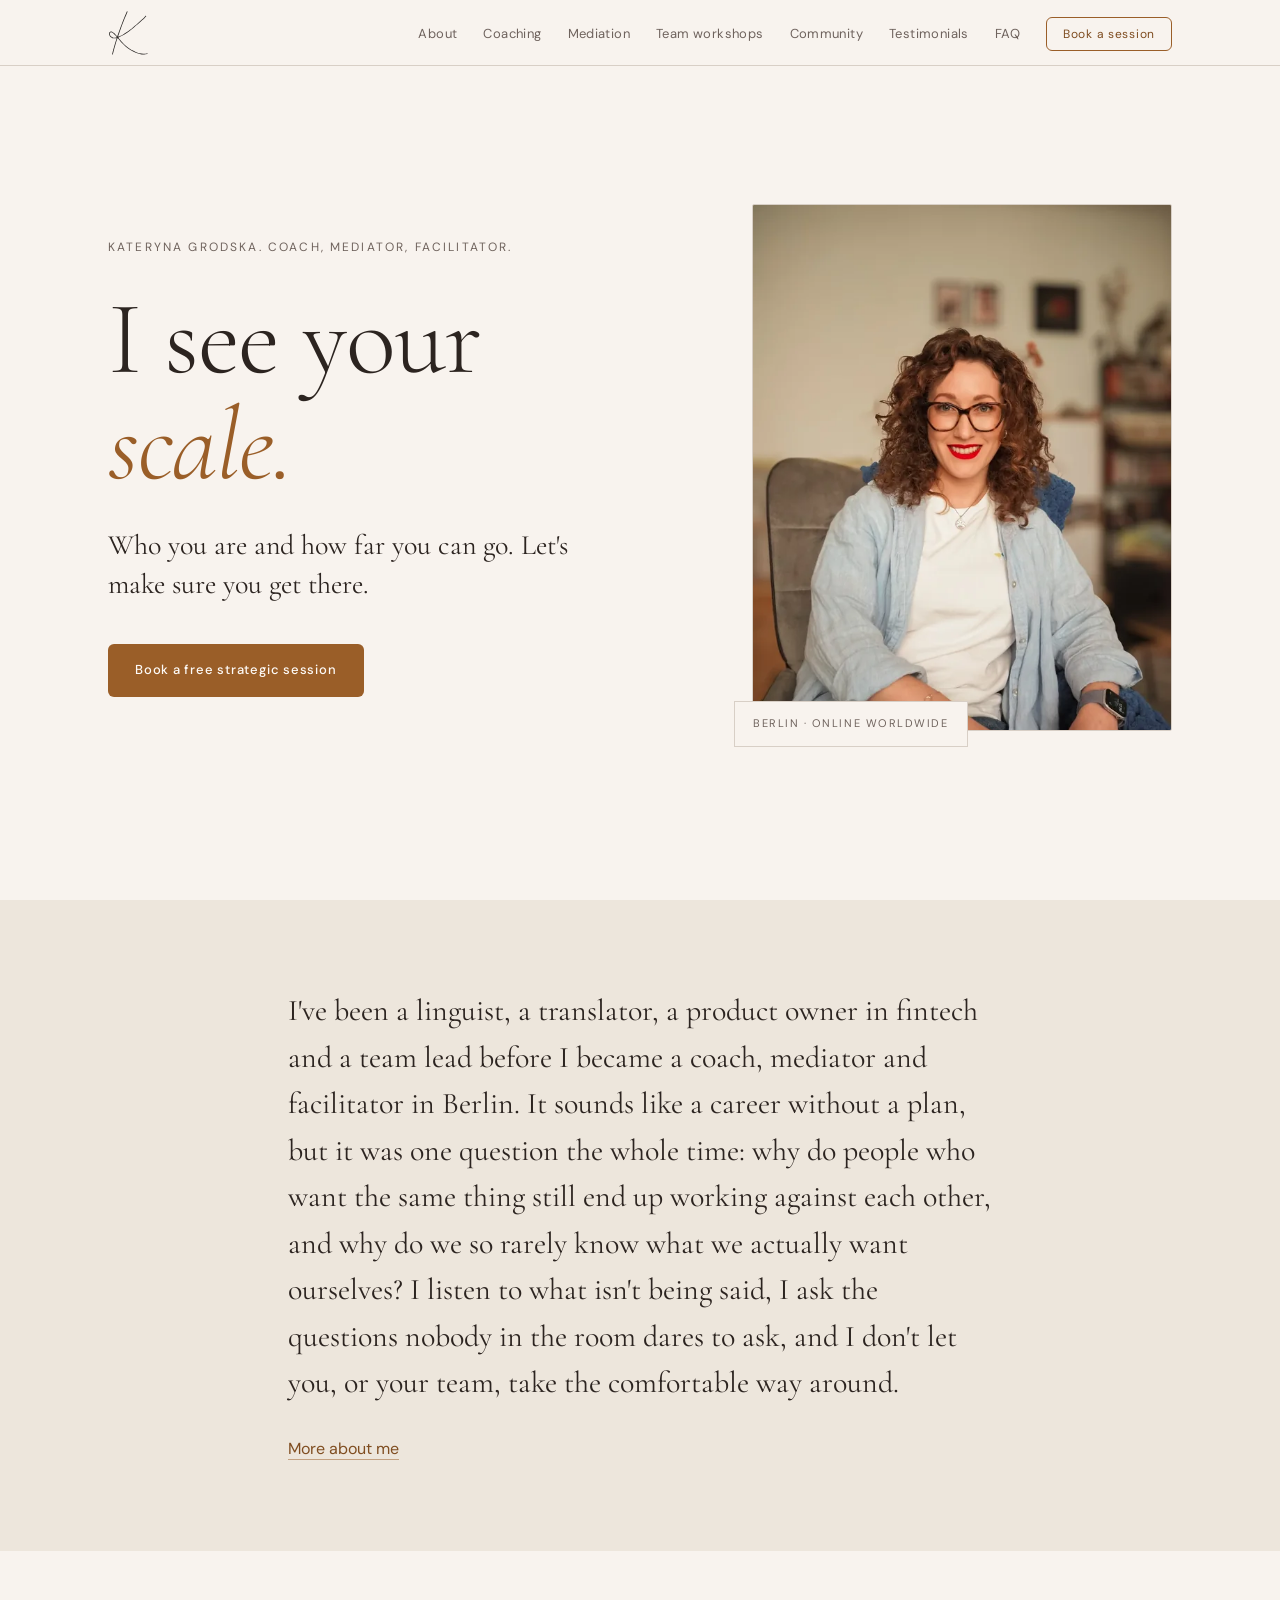
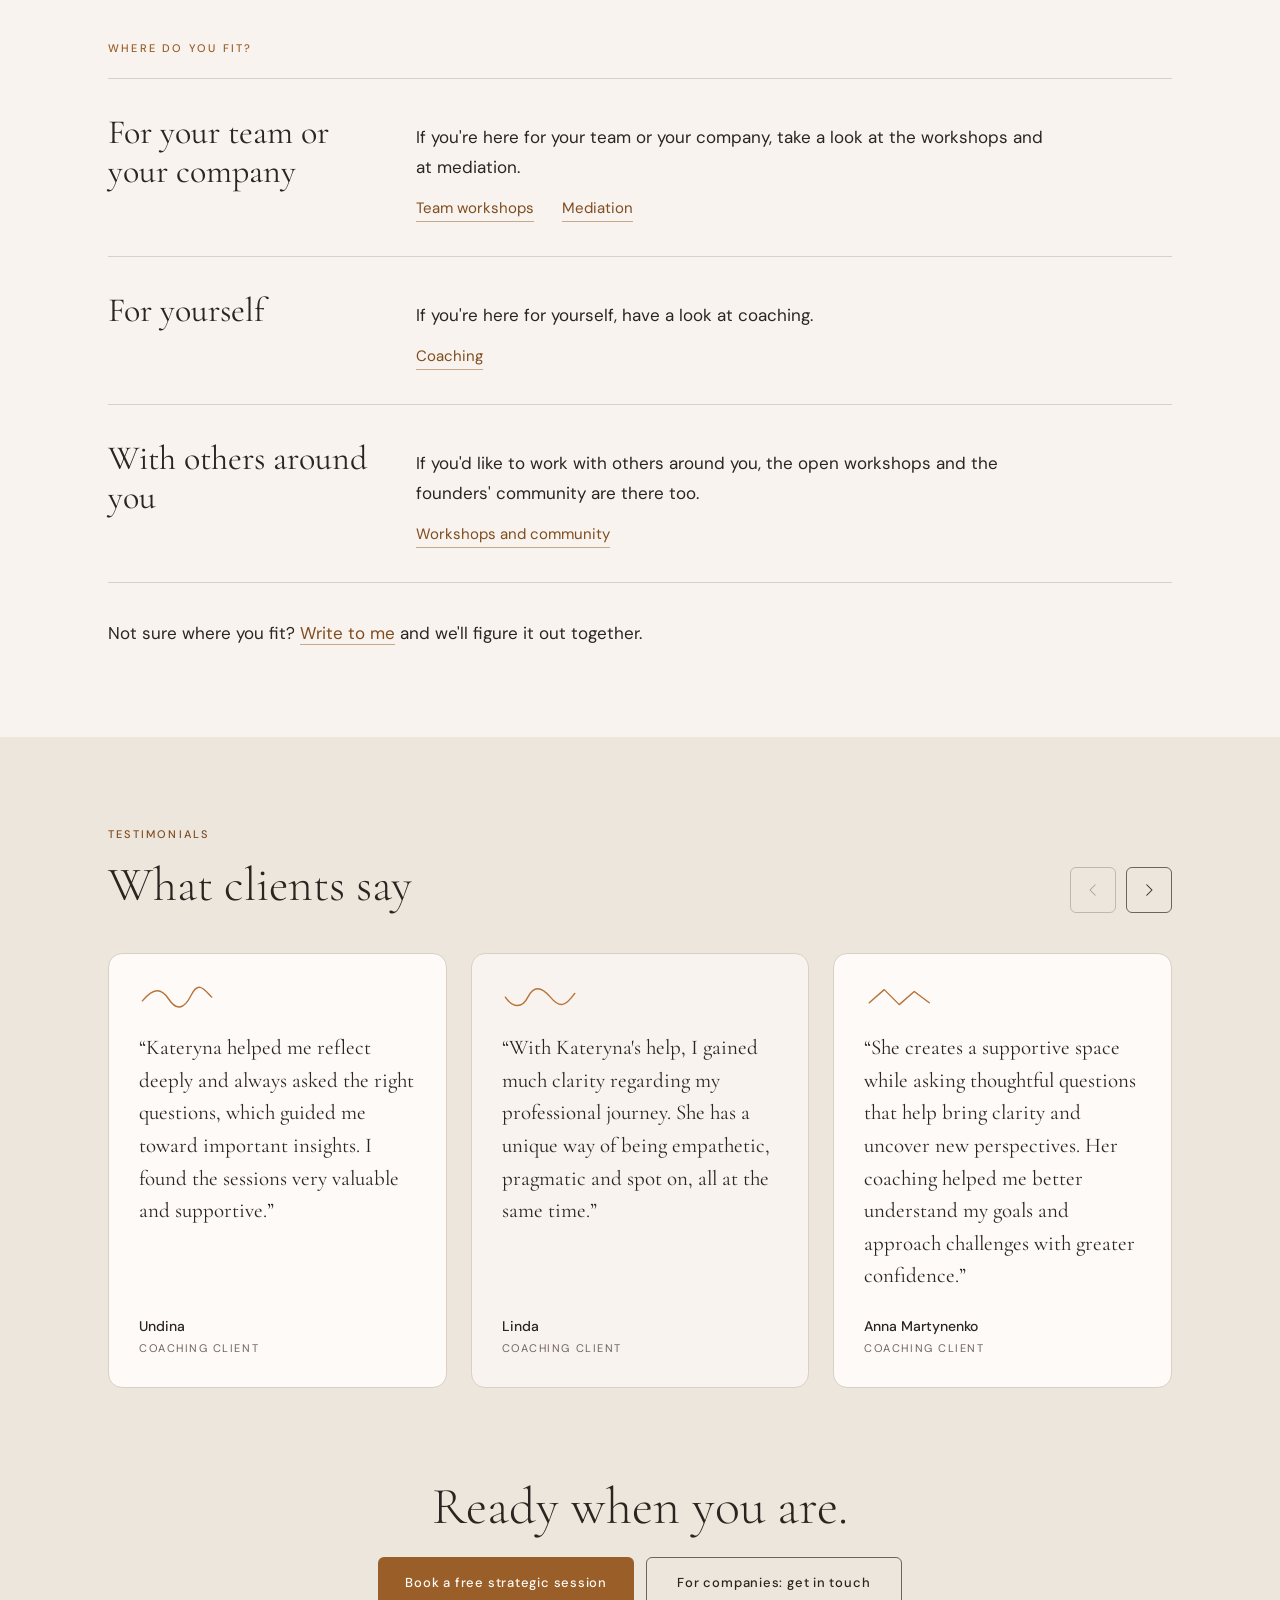
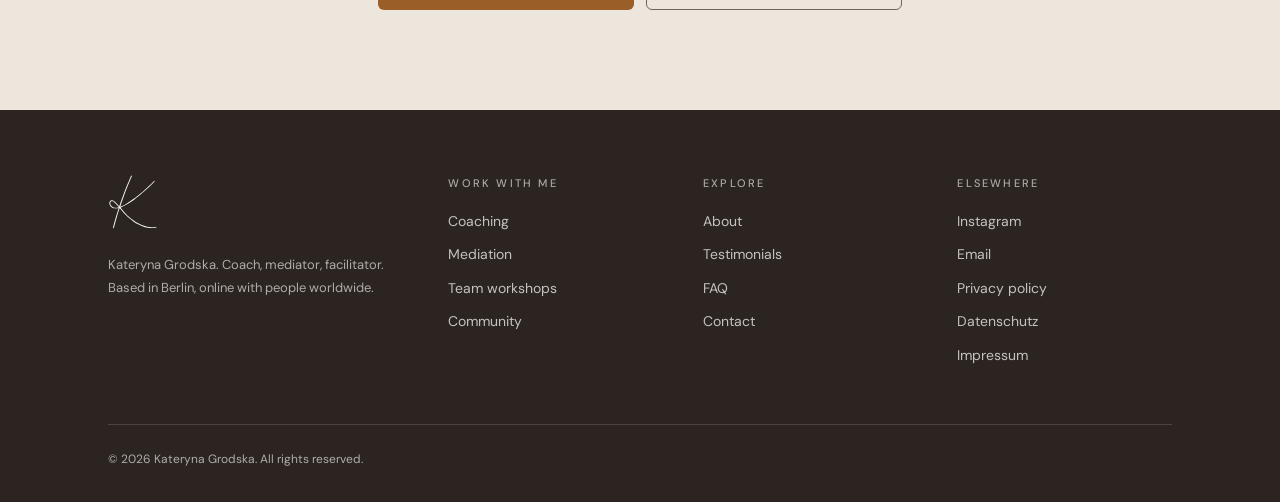
<file: index.html>
<!DOCTYPE html>
<html lang="en">
<head>
<meta charset="UTF-8">
<meta name="viewport" content="width=device-width, initial-scale=1.0">
<title>Kateryna Grodska. Coach, mediator, facilitator · Berlin</title>
<meta name="description" content="I see your scale. Coaching, mediation and facilitation with Kateryna Grodska. Based in Berlin, online with people worldwide.">
<meta name="robots" content="index, follow">
<meta property="og:title" content="Kateryna Grodska. Coach, mediator, facilitator · Berlin">
<meta property="og:description" content="I see your scale. Coaching, mediation and facilitation with Kateryna Grodska. Based in Berlin, online with people worldwide.">
<meta property="og:type" content="website">
<meta property="og:url" content="https://grodska.com/">
<link rel="canonical" href="https://grodska.com/">
<meta name="theme-color" content="#F8F3EE">
<link rel="icon" href="images/favicon.svg" type="image/svg+xml">
<link rel="icon" href="images/favicon-64.png" sizes="64x64" type="image/png">
<link rel="apple-touch-icon" href="images/apple-touch-icon.png">
<link rel="stylesheet" href="fonts/fonts.css">
<link rel="stylesheet" href="styles.css?v=37">
<script>document.documentElement.classList.add('js')</script>
</head>
<body>
<a class="skip" href="#main">Skip to content</a>
<header class="site-nav">
  <div class="nav-inner">
    <a href="index.html" class="logo" aria-label="Kateryna Grodska, home"><img src="images/logo-mark.svg" alt="" width="40" height="42"></a>
    <button class="nav-toggle" aria-label="Menu" aria-expanded="false" aria-controls="nav-links"><span></span><span></span><span></span></button>
    <ul class="nav-links" id="nav-links">
      <li><a href="about.html">About</a></li><li><a href="coaching.html">Coaching</a></li><li><a href="mediation.html">Mediation</a></li><li><a href="workshops.html">Team workshops</a></li><li><a href="community.html">Community</a></li><li><a href="testimonials.html">Testimonials</a></li><li><a href="faq.html">FAQ</a></li><li><a class="nav-cta" href="contact.html#book">Book a session</a></li>
    </ul>
  </div>
</header>
<main id="main">
<section class="hero">
  <div class="container">
    <div class="hero-grid">
      <div>
        <p class="hero-eyebrow reveal">Kateryna Grodska. Coach, mediator, facilitator.</p>
        <h1 class="hero-title reveal" style="transition-delay:.08s">I see your <em>scale.</em></h1>
        <p class="hero-sub reveal" style="transition-delay:.16s">Who you are and how far you can go. Let's make sure you get there.</p>
        <div class="btn-group reveal" style="transition-delay:.24s">
          <a class="btn btn-primary" href="contact.html#book" data-book="strategic">Book a free strategic session</a>
        </div>
      </div>
      <div class="photo-wrap reveal" style="transition-delay:.12s">
        <div class="photo-frame">
          <picture>
            <source type="image/webp" srcset="images/kat-600.webp 600w, images/kat-940.webp 940w" sizes="(max-width: 860px) 300px, (max-width: 1280px) 34vw, 420px">
            <img src="images/kat-940.jpg" alt="Kateryna Grodska, smiling, seated in an armchair at home" width="940" height="1252" fetchpriority="high" decoding="async">
          </picture>
        </div>
        <div class="photo-tag">Berlin · online worldwide</div>
      </div>
    </div>
  </div>
</section>

<section class="section tint">
  <div class="container narrow reveal">
    <p class="serif" style="font-size:clamp(23px,2.7vw,30px);line-height:1.55;font-weight:400">I've been a linguist, a translator, a product owner in fintech and a team lead before I became a coach, mediator and facilitator in Berlin. It sounds like a career without a plan, but it was one question the whole time: why do people who want the same thing still end up working against each other, and why do we so rarely know what we actually want ourselves? I listen to what isn't being said, I ask the questions nobody in the room dares to ask, and I don't let you, or your team, take the comfortable way around.</p>
    <p style="margin-top:28px"><a class="link-arrow" href="about.html">More about me</a></p>
  </div>
</section>

<section class="section">
  <div class="container">
    <p class="eyebrow reveal">Where do you fit?</p>
    <div class="rows reveal">
      <div class="row row-lg">
        <h2>For your team or your company</h2>
        <div>
          <p>If you're here for your team or your company, take a look at the workshops and at mediation.</p>
          <div class="links"><a class="link-arrow" href="workshops.html">Team workshops</a><a class="link-arrow" href="mediation.html">Mediation</a></div>
        </div>
      </div>
      <div class="row row-lg">
        <h2>For yourself</h2>
        <div>
          <p>If you're here for yourself, have a look at coaching.</p>
          <div class="links"><a class="link-arrow" href="coaching.html">Coaching</a></div>
        </div>
      </div>
      <div class="row row-lg">
        <h2>With others around you</h2>
        <div>
          <p>If you'd like to work with others around you, the open workshops and the founders' community are there too.</p>
          <div class="links"><a class="link-arrow" href="community.html">Workshops and community</a></div>
        </div>
      </div>
    </div>
    <p class="reveal" style="margin-top:36px;font-size:17px">Not sure where you fit? <a class="link-arrow" href="contact.html#write">Write to me</a> and we'll figure it out together.</p>
  </div>
</section>

<section class="section tint" aria-labelledby="tc-h">
  <div class="container tc reveal">
    <div class="tc-head">
      <div><p class="eyebrow">Testimonials</p><h2 id="tc-h">What clients say</h2></div>
      <div class="tc-nav" hidden>
        <button class="tc-btn tc-prev" type="button" aria-label="Previous testimonials"><svg viewBox="0 0 24 24" aria-hidden="true"><path d="M15 5l-7 7 7 7"/></svg></button>
        <button class="tc-btn tc-next" type="button" aria-label="Next testimonials"><svg viewBox="0 0 24 24" aria-hidden="true"><path d="M9 5l7 7-7 7"/></svg></button>
      </div>
    </div>
    <div class="tc-track" tabindex="0" role="region" aria-roledescription="carousel" aria-label="Client testimonials">
      <figure class="tc-card" role="group" aria-roledescription="slide" aria-label="1 of 5"><svg class="doodle" viewBox="0 0 80 32" aria-hidden="true"><path d="M2 18 C14 4 22 4 30 16 S46 28 54 12 S68 6 76 14"/></svg><blockquote><p>“Kateryna helped me reflect deeply and always asked the right questions, which guided me toward important insights. I found the sessions very valuable and supportive.”</p></blockquote><figcaption><b>Undina</b><span class="role">Coaching client</span></figcaption></figure>
      <figure class="tc-card" role="group" aria-roledescription="slide" aria-label="2 of 5"><svg class="doodle" viewBox="0 0 80 32" aria-hidden="true"><path d="M2 14 C10 26 20 26 26 14 S40 2 50 14 S66 24 76 10"/></svg><blockquote><p>“With Kateryna's help, I gained much clarity regarding my professional journey. She has a unique way of being empathetic, pragmatic and spot on, all at the same time.”</p></blockquote><figcaption><b>Linda</b><span class="role">Coaching client</span></figcaption></figure>
      <figure class="tc-card" role="group" aria-roledescription="slide" aria-label="3 of 5"><svg class="doodle" viewBox="0 0 80 32" aria-hidden="true"><path d="M4 20 L20 6 L36 22 L52 8 L68 20"/></svg><blockquote><p>“She creates a supportive space while asking thoughtful questions that help bring clarity and uncover new perspectives. Her coaching helped me better understand my goals and approach challenges with greater confidence.”</p></blockquote><figcaption><b>Anna Martynenko</b><span class="role">Coaching client</span></figcaption></figure>
      <figure class="tc-card" role="group" aria-roledescription="slide" aria-label="4 of 5"><svg class="doodle" viewBox="0 0 80 32" aria-hidden="true"><path d="M2 16 C16 16 16 4 30 4 S44 28 58 28 S70 12 76 12"/></svg><blockquote><p>“Kateryna created a format where you don't get ready-made answers. Instead, you're helped to find solutions yourself, drawing on your own experience and values.”</p></blockquote><figcaption><b>Alina H.</b><span class="role">Workshop participant</span></figcaption></figure>
      <div class="tc-card tc-more" role="group" aria-roledescription="slide" aria-label="5 of 5"><h3>More voices from clients and workshop participants</h3><p>Eight stories, in their own words.</p><a href="testimonials.html">Read more testimonials</a></div>
    </div>
  </div>
</section>

<section class="cta-band">
  <div class="container reveal">
    <h2>Ready when you are.</h2>
    
    <div class="btn-group"><a class="btn btn-primary" href="contact.html#book" data-book="strategic">Book a free strategic session</a><a class="btn btn-secondary" href="contact.html#write">For companies: get in touch</a></div>
    
  </div>
</section>
</main>
<footer class="site-footer">
  <div class="container">
    <div class="footer-grid">
      <div class="footer-brand">
        <a href="index.html" class="logo" aria-label="Kateryna Grodska, home"><img src="images/logo-mark-light.svg" alt="" width="40" height="42"></a>
        <p>Kateryna Grodska. Coach, mediator, facilitator. Based in Berlin, online with people worldwide.</p>
      </div>
      <div>
        <p class="fh">Work with me</p>
        <a href="coaching.html">Coaching</a>
        <a href="mediation.html">Mediation</a>
        <a href="workshops.html">Team workshops</a>
        <a href="community.html">Community</a>
      </div>
      <div>
        <p class="fh">Explore</p>
        <a href="about.html">About</a>
        <a href="testimonials.html">Testimonials</a>
        <a href="faq.html">FAQ</a>
        <a href="contact.html">Contact</a>
      </div>
      <div>
        <p class="fh">Elsewhere</p>
        <a href="https://www.instagram.com/grodska_coaching/" target="_blank" rel="noopener">Instagram</a>
        <a href="mailto:info@grodska.com">Email</a>
        <a href="privacy.html">Privacy policy</a>
        <a href="datenschutz.html">Datenschutz</a>
        <a href="impressum.html">Impressum</a>
      </div>
    </div>
    <div class="footer-bottom">
      <span>© 2026 Kateryna Grodska. All rights reserved.</span>
    </div>
  </div>
</footer>
<script src="site.js?v=10"></script>
</body>
</html>
</file>
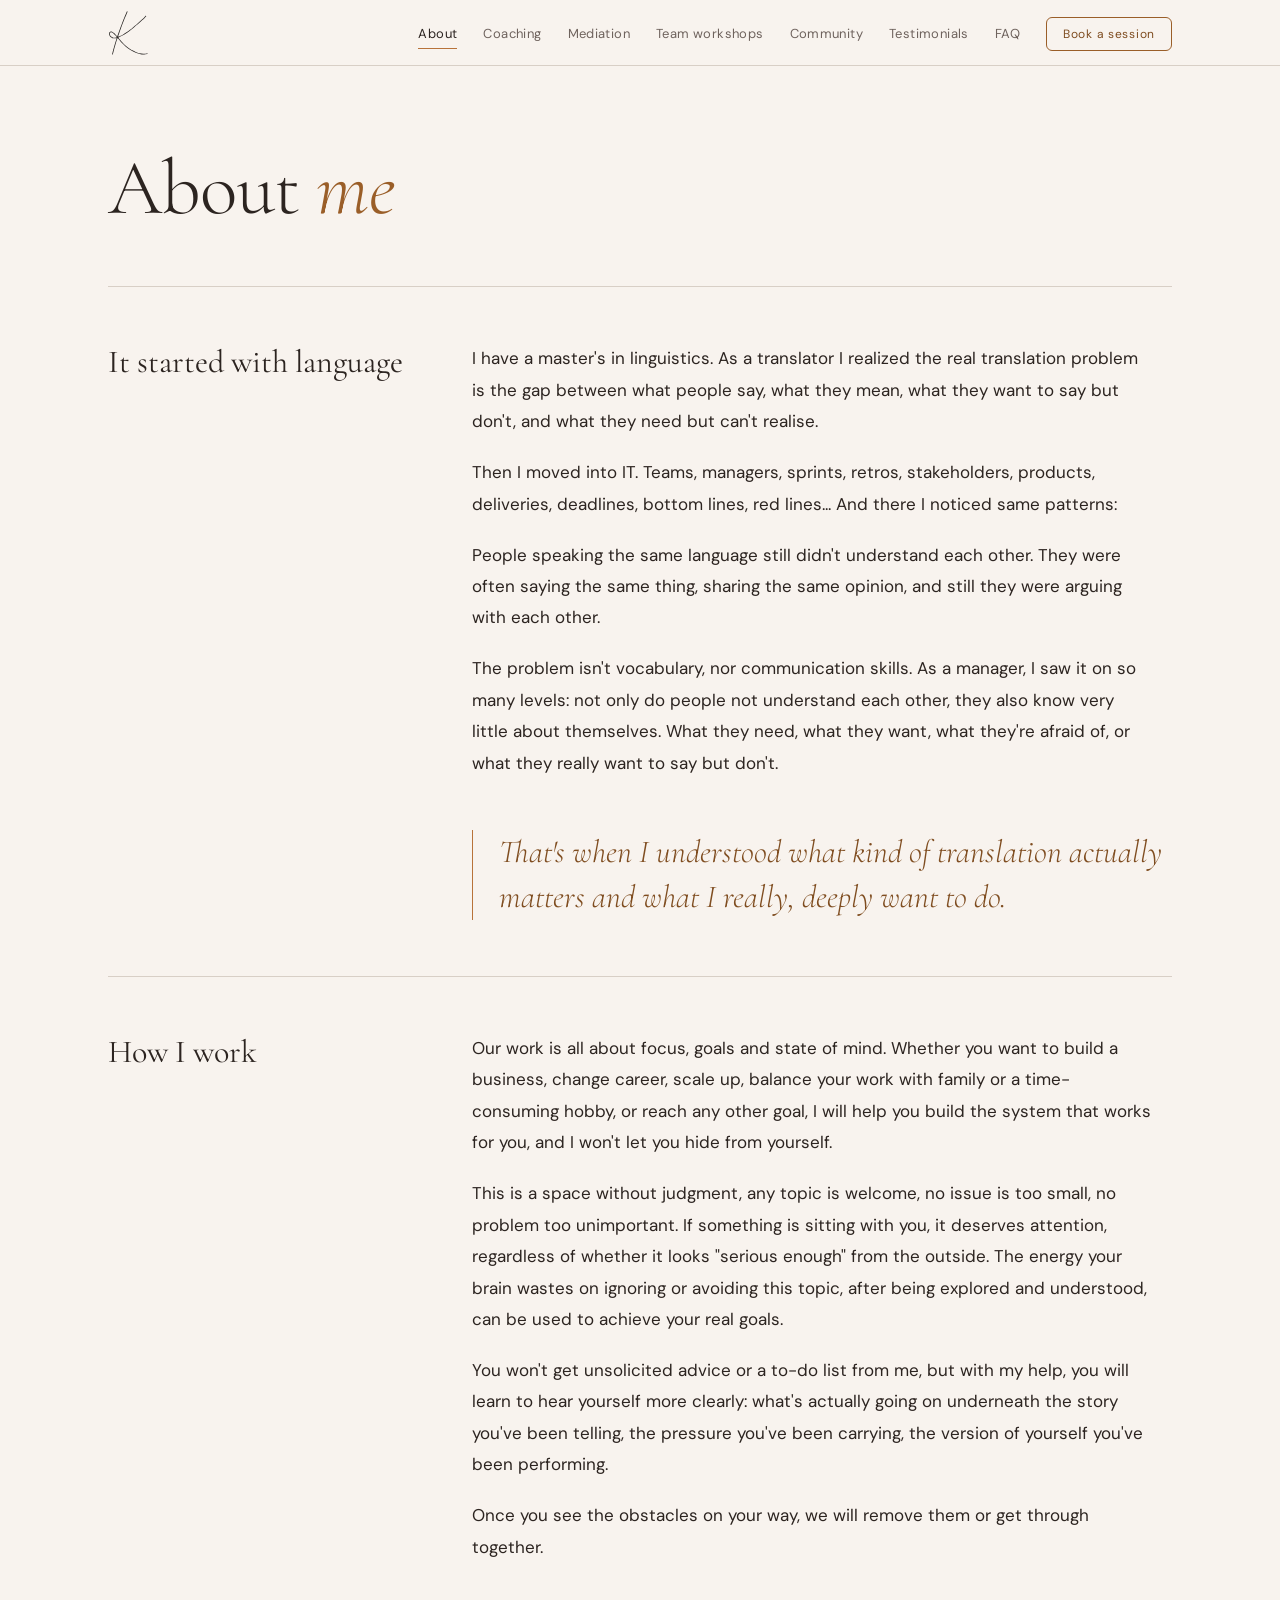
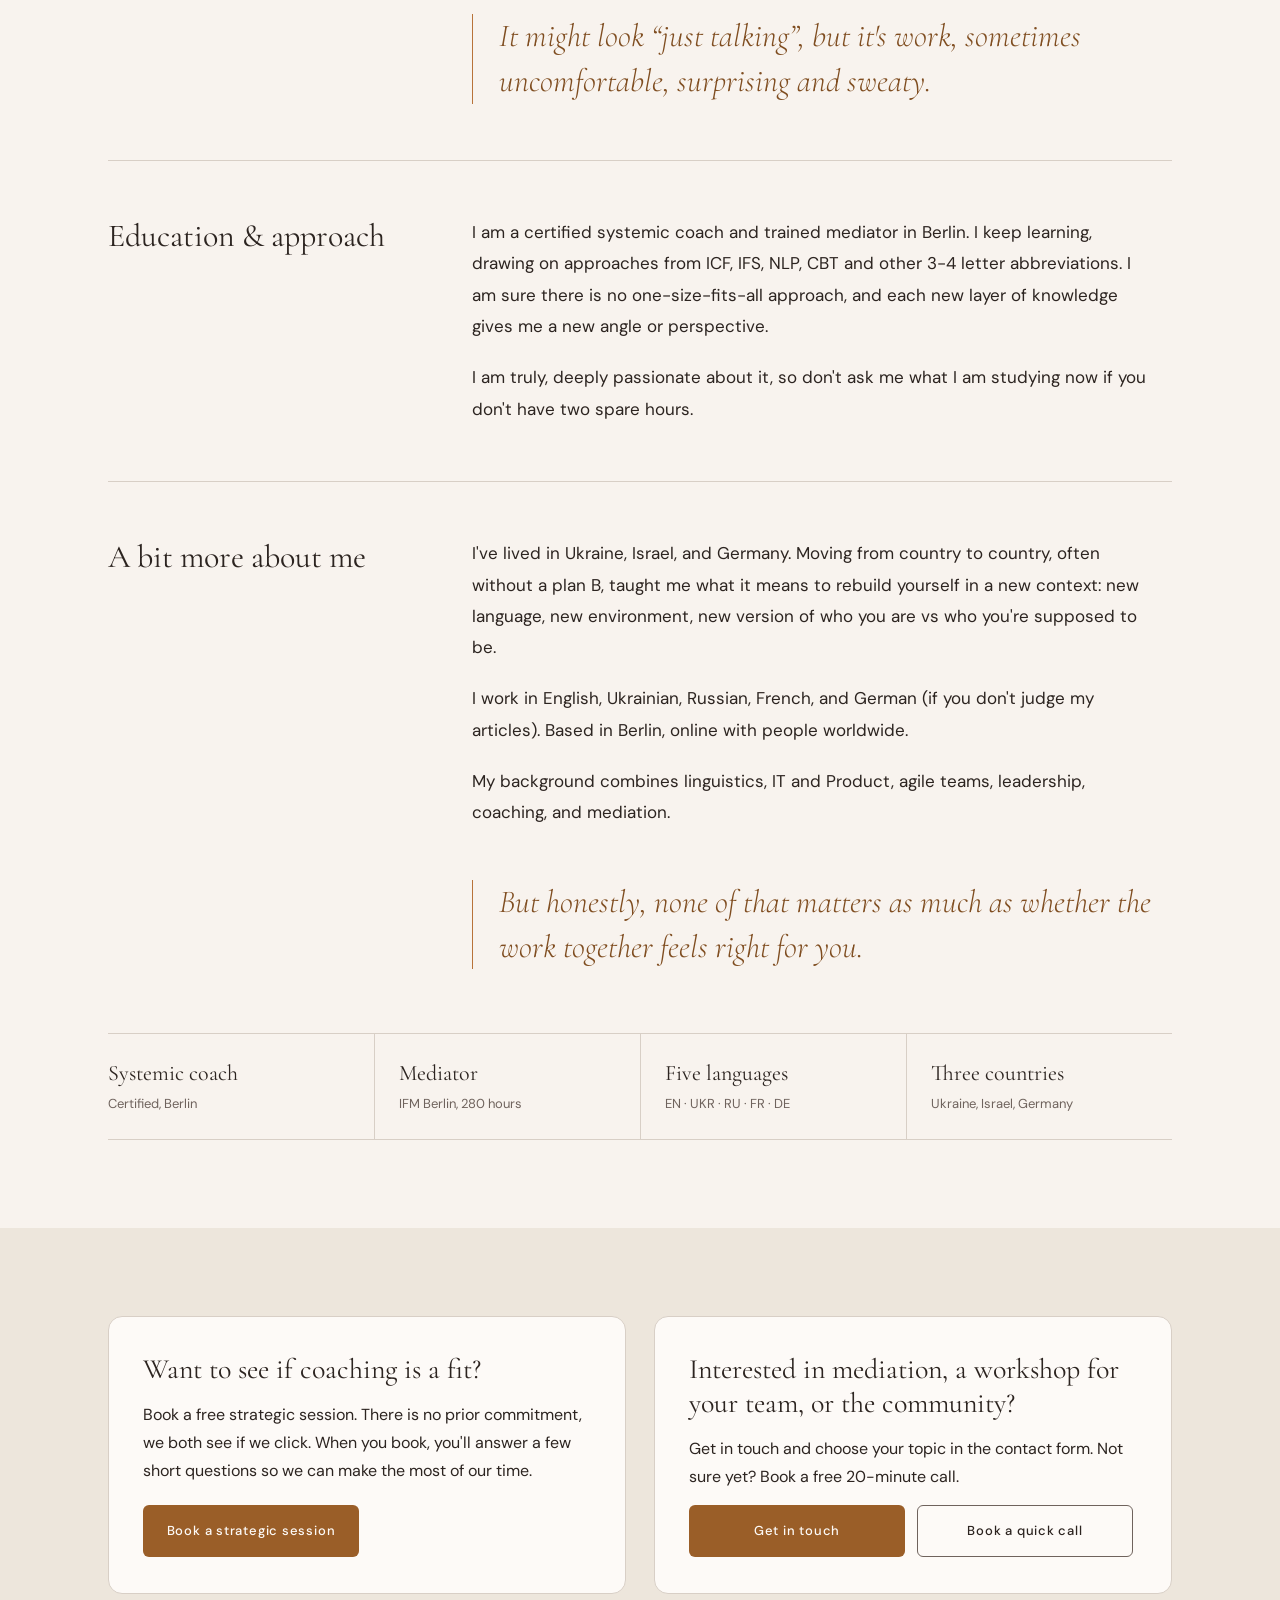
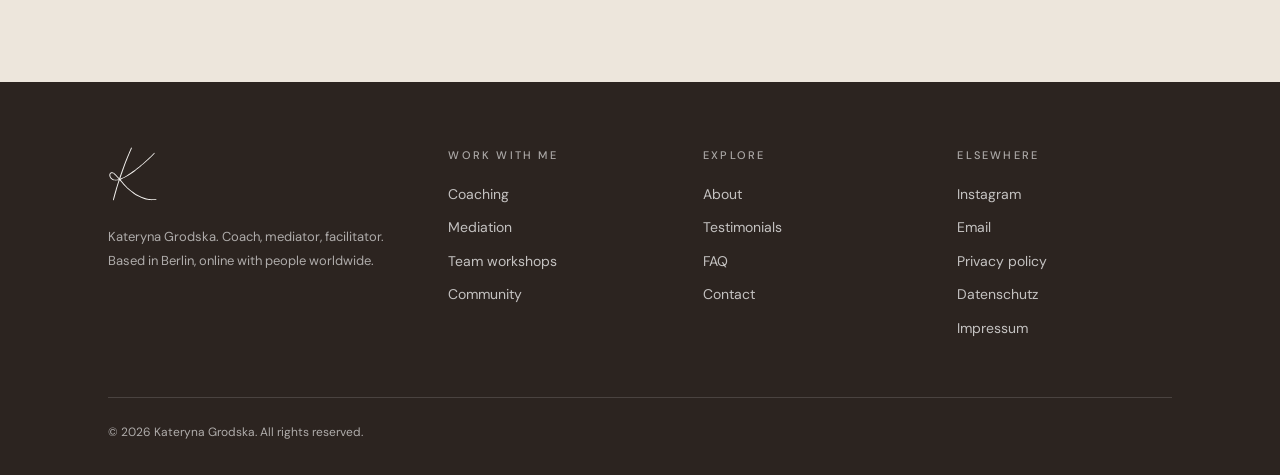
<file: about.html>
<!DOCTYPE html>
<html lang="en">
<head>
<meta charset="UTF-8">
<meta name="viewport" content="width=device-width, initial-scale=1.0">
<title>About · Kateryna Grodska</title>
<meta name="description" content="Linguist, translator, product owner, team lead, now coach, mediator and facilitator in Berlin. How Kateryna Grodska works and where she comes from.">
<meta name="robots" content="index, follow">
<meta property="og:title" content="About · Kateryna Grodska">
<meta property="og:description" content="Linguist, translator, product owner, team lead, now coach, mediator and facilitator in Berlin. How Kateryna Grodska works and where she comes from.">
<meta property="og:type" content="website">
<meta property="og:url" content="https://grodska.com/about.html">
<link rel="canonical" href="https://grodska.com/about.html">
<meta name="theme-color" content="#F8F3EE">
<link rel="icon" href="images/favicon.svg" type="image/svg+xml">
<link rel="icon" href="images/favicon-64.png" sizes="64x64" type="image/png">
<link rel="apple-touch-icon" href="images/apple-touch-icon.png">
<link rel="stylesheet" href="fonts/fonts.css">
<link rel="stylesheet" href="styles.css?v=37">
<script>document.documentElement.classList.add('js')</script>
</head>
<body>
<a class="skip" href="#main">Skip to content</a>
<header class="site-nav">
  <div class="nav-inner">
    <a href="index.html" class="logo" aria-label="Kateryna Grodska, home"><img src="images/logo-mark.svg" alt="" width="40" height="42"></a>
    <button class="nav-toggle" aria-label="Menu" aria-expanded="false" aria-controls="nav-links"><span></span><span></span><span></span></button>
    <ul class="nav-links" id="nav-links">
      <li><a href="about.html" aria-current="page">About</a></li><li><a href="coaching.html">Coaching</a></li><li><a href="mediation.html">Mediation</a></li><li><a href="workshops.html">Team workshops</a></li><li><a href="community.html">Community</a></li><li><a href="testimonials.html">Testimonials</a></li><li><a href="faq.html">FAQ</a></li><li><a class="nav-cta" href="contact.html#book">Book a session</a></li>
    </ul>
  </div>
</header>
<main id="main">
<section class="page-hero">
  <div class="container">
    <h1 class="reveal">About <em>me</em></h1>
    
  </div>
</section>
<section class="section" style="padding-top:0">
  <div class="container">
    <div class="split reveal">
  <h2>It started with language</h2>
  <div class="prose">
    <p>I have a master's in linguistics. As a translator I realized the real translation problem is the gap between what people say, what they mean, what they want to say but don't, and what they need but can't realise.</p>
    <p>Then I moved into IT. Teams, managers, sprints, retros, stakeholders, products, deliveries, deadlines, bottom lines, red lines... And there I noticed same patterns:</p>
    <p>People speaking the same language still didn't understand each other. They were often saying the same thing, sharing the same opinion, and still they were arguing with each other.</p>
    <p>The problem isn't vocabulary, nor communication skills. As a manager, I saw it on so many levels: not only do people not understand each other, they also know very little about themselves. What they need, what they want, what they're afraid of, or what they really want to say but don't.</p>
    <p class="pull">That's when I understood what kind of translation actually matters and what I really, deeply want to do.</p>
  </div>
</div>
    <div class="split reveal">
  <h2>How I work</h2>
  <div class="prose">
    <p>Our work is all about focus, goals and state of mind. Whether you want to build a business, change career, scale up, balance your work with family or a time-consuming hobby, or reach any other goal, I will help you build the system that works for you, and I won't let you hide from yourself.</p>
    <p>This is a space without judgment, any topic is welcome, no issue is too small, no problem too unimportant. If something is sitting with you, it deserves attention, regardless of whether it looks "serious enough" from the outside. The energy your brain wastes on ignoring or avoiding this topic, after being explored and understood, can be used to achieve your real goals.</p>
    <p>You won't get unsolicited advice or a to-do list from me, but with my help, you will learn to hear yourself more clearly: what's actually going on underneath the story you've been telling, the pressure you've been carrying, the version of yourself you've been performing.</p>
    <p>Once you see the obstacles on your way, we will remove them or get through together.</p>
    <p class="pull">It might look “just talking”, but it's work, sometimes uncomfortable, surprising and sweaty.</p>
  </div>
</div>
    <div class="split reveal">
  <h2>Education &amp; approach</h2>
  <div class="prose">
    <p>I am a certified systemic coach and trained mediator in Berlin. I keep learning, drawing on approaches from ICF, IFS, NLP, CBT and other 3-4 letter abbreviations. I am sure there is no one-size-fits-all approach, and each new layer of knowledge gives me a new angle or perspective.</p>
    <p>I am truly, deeply passionate about it, so don't ask me what I am studying now if you don't have two spare hours.</p>
  </div>
</div>
    <div class="split reveal">
  <h2>A bit more about me</h2>
  <div class="prose">
    <p>I've lived in Ukraine, Israel, and Germany. Moving from country to country, often without a plan B, taught me what it means to rebuild yourself in a new context: new language, new environment, new version of who you are vs who you're supposed to be.</p>
    <p>I work in English, Ukrainian, Russian, French, and German (if you don't judge my articles). Based in Berlin, online with people worldwide.</p>
    <p>My background combines linguistics, IT and Product, agile teams, leadership, coaching, and mediation.</p>
    <p class="pull">But honestly, none of that matters as much as whether the work together feels right for you.</p>
  </div>
</div>
    <div class="facts reveal" style="margin-top:8px">
      <div class="fact"><b>Systemic coach</b><span>Certified, Berlin</span></div>
      <div class="fact"><b>Mediator</b><span>IFM Berlin, 280 hours</span></div>
      <div class="fact"><b>Five languages</b><span>EN · UKR · RU · FR · DE</span></div>
      <div class="fact"><b>Three countries</b><span>Ukraine, Israel, Germany</span></div>
    </div>
  </div>
</section>

<section class="section tint">
  <div class="container">
    <div class="book-grid reveal">
      <div class="book-card">
        <h2>Want to see if coaching is a fit?</h2>
        <p>Book a free strategic session. There is no prior commitment, we both see if we click. When you book, you'll answer a few short questions so we can make the most of our time.</p>
        <a class="btn btn-primary" href="contact.html#book" data-book="strategic">Book a strategic session</a>
      </div>
      <div class="book-card">
        <h2>Interested in mediation, a workshop for your team, or the community?</h2>
        <p>Get in touch and choose your topic in the contact form. Not sure yet? Book a free 20-minute call.</p>
        <div class="btn-group"><a class="btn btn-primary" href="contact.html#write">Get in touch</a><a class="btn btn-secondary" href="contact.html#book" data-book="quick">Book a quick call</a></div>
      </div>
    </div>
  </div>
</section>
</main>
<footer class="site-footer">
  <div class="container">
    <div class="footer-grid">
      <div class="footer-brand">
        <a href="index.html" class="logo" aria-label="Kateryna Grodska, home"><img src="images/logo-mark-light.svg" alt="" width="40" height="42"></a>
        <p>Kateryna Grodska. Coach, mediator, facilitator. Based in Berlin, online with people worldwide.</p>
      </div>
      <div>
        <p class="fh">Work with me</p>
        <a href="coaching.html">Coaching</a>
        <a href="mediation.html">Mediation</a>
        <a href="workshops.html">Team workshops</a>
        <a href="community.html">Community</a>
      </div>
      <div>
        <p class="fh">Explore</p>
        <a href="about.html">About</a>
        <a href="testimonials.html">Testimonials</a>
        <a href="faq.html">FAQ</a>
        <a href="contact.html">Contact</a>
      </div>
      <div>
        <p class="fh">Elsewhere</p>
        <a href="https://www.instagram.com/grodska_coaching/" target="_blank" rel="noopener">Instagram</a>
        <a href="mailto:info@grodska.com">Email</a>
        <a href="privacy.html">Privacy policy</a>
        <a href="datenschutz.html">Datenschutz</a>
        <a href="impressum.html">Impressum</a>
      </div>
    </div>
    <div class="footer-bottom">
      <span>© 2026 Kateryna Grodska. All rights reserved.</span>
    </div>
  </div>
</footer>
<script src="site.js?v=10"></script>
</body>
</html>
</file>
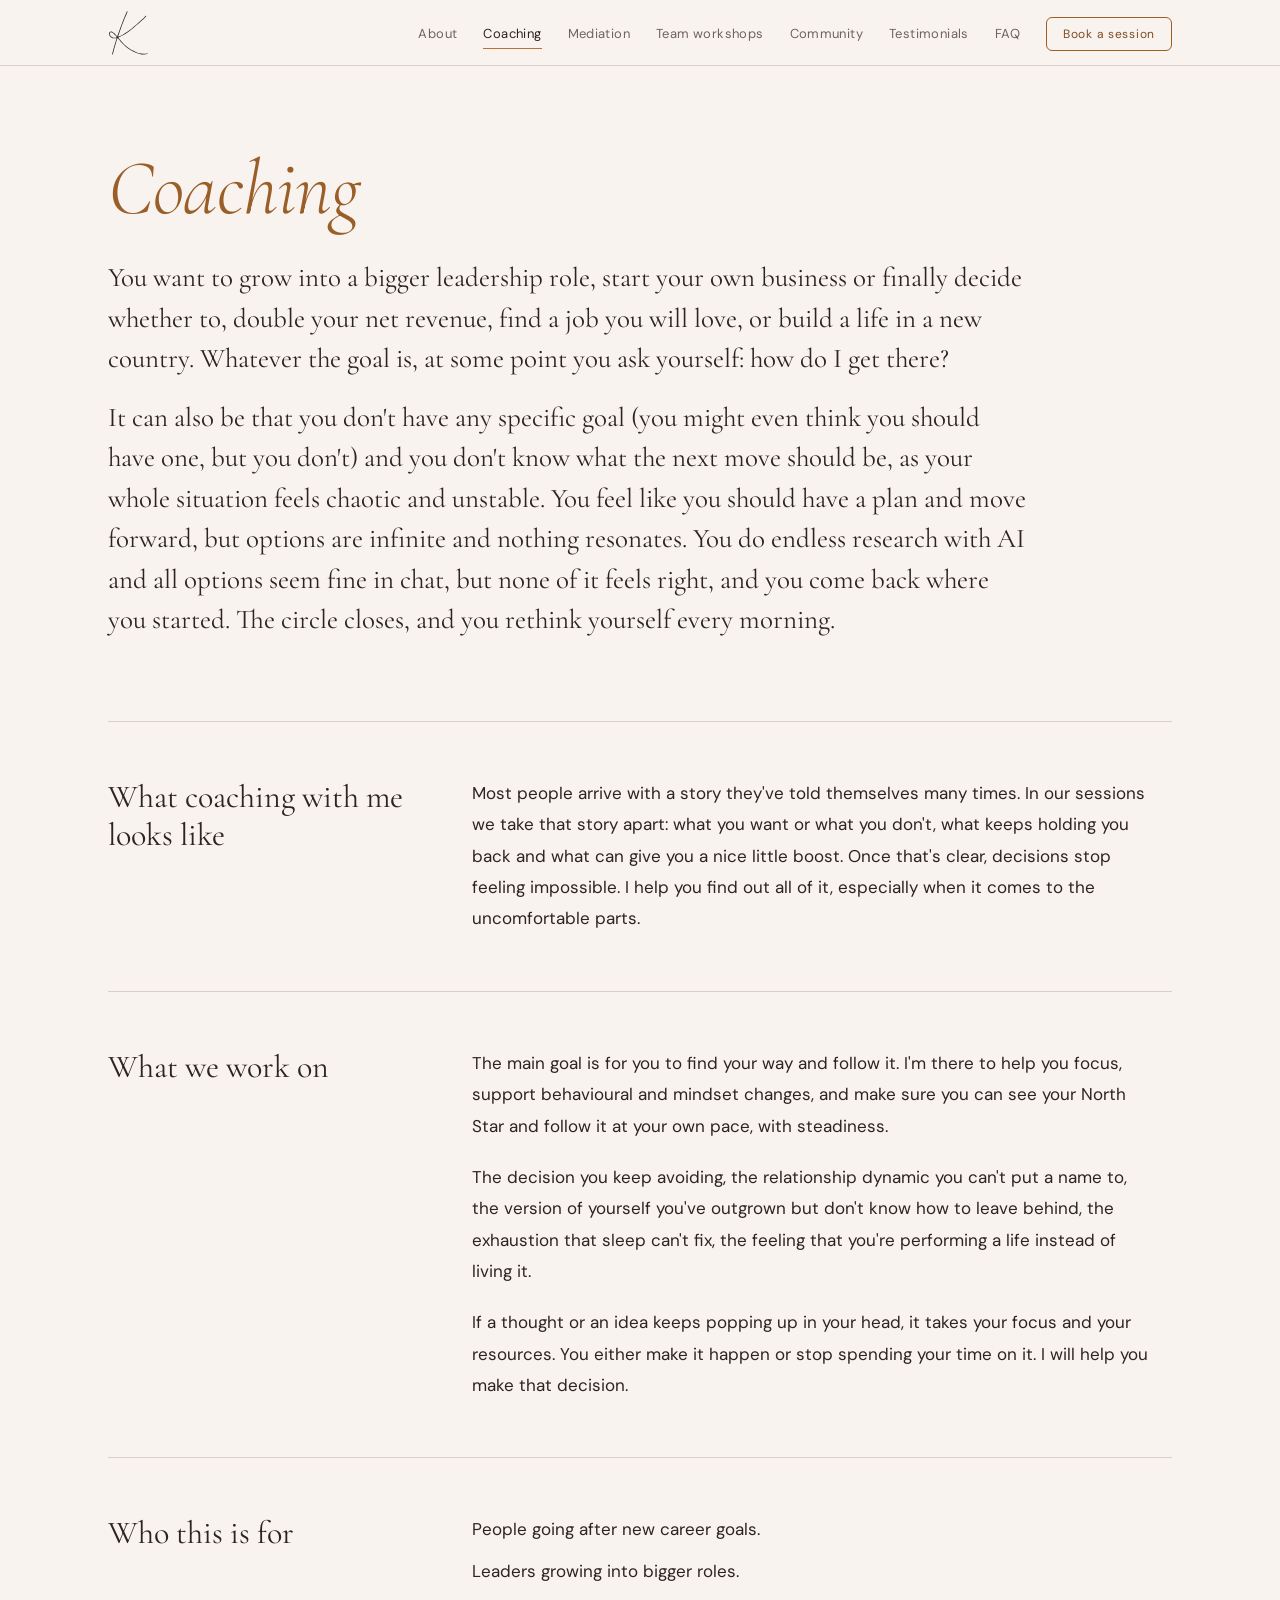
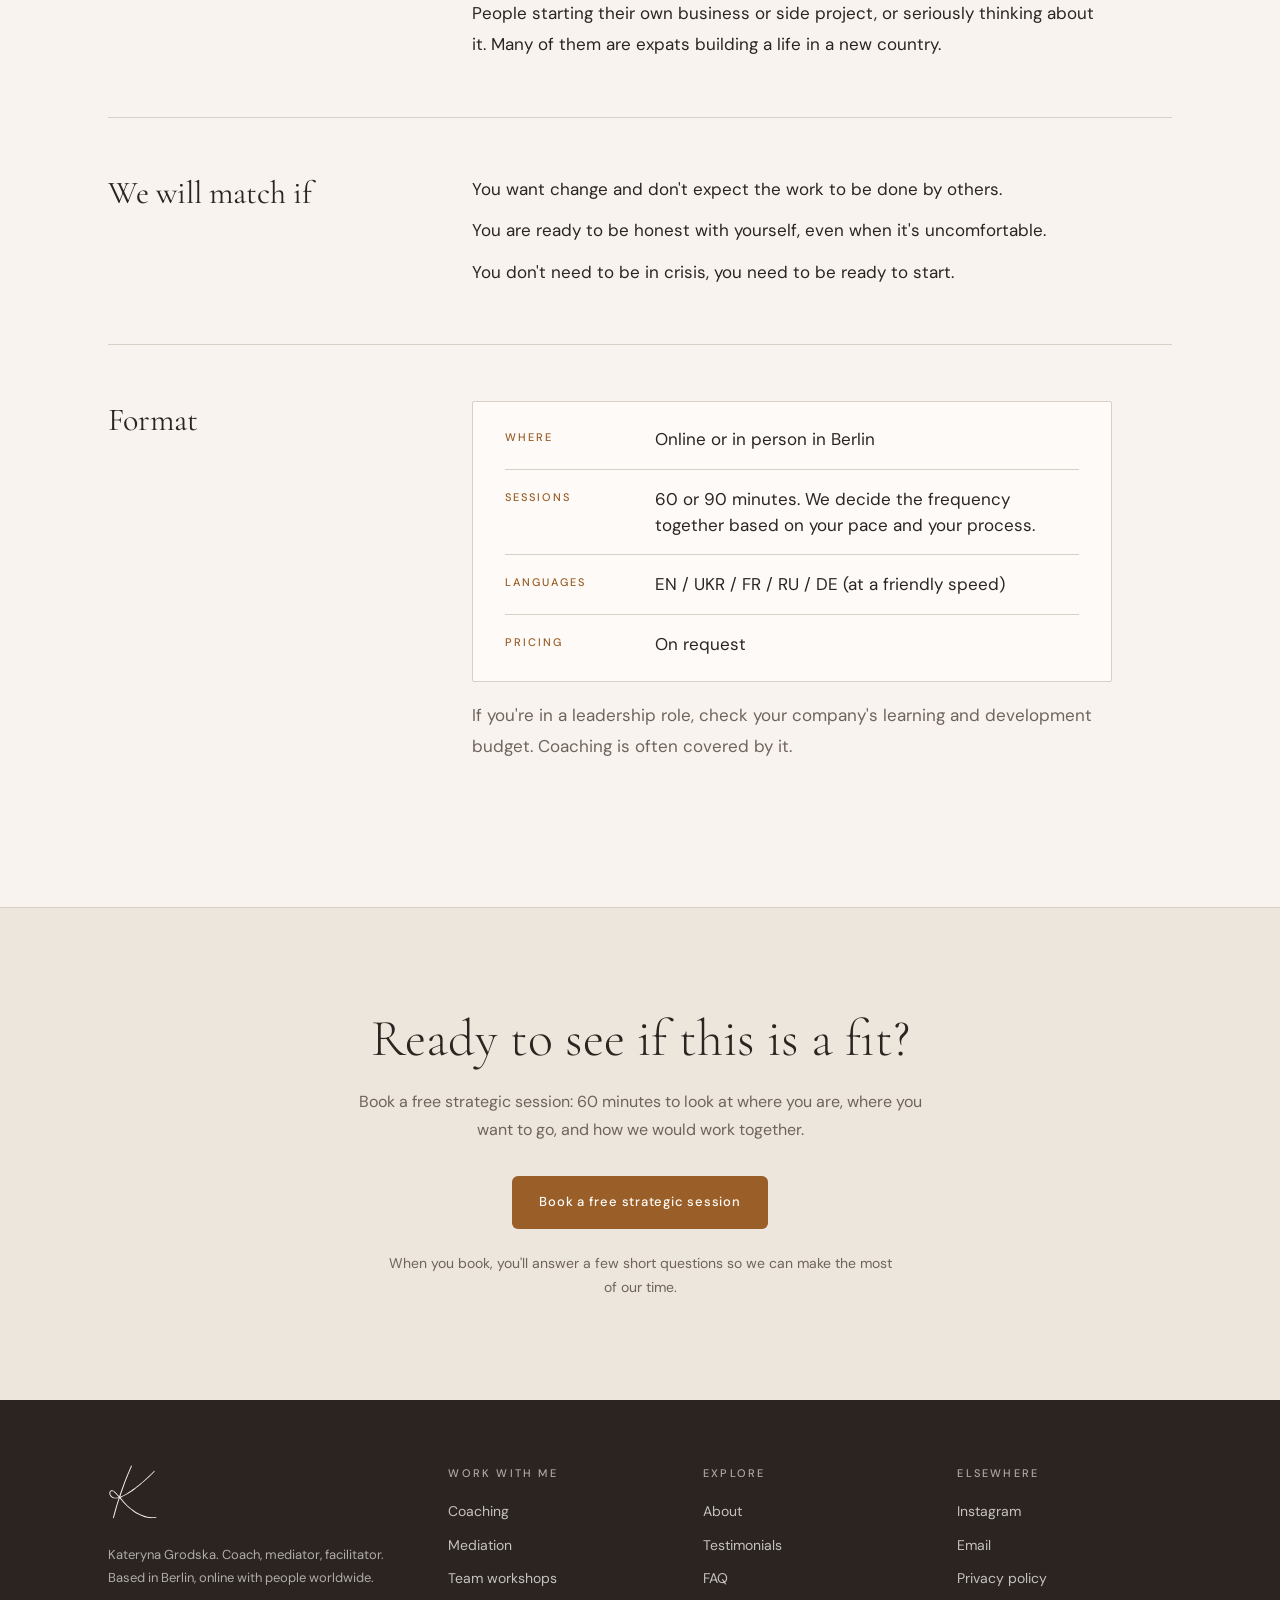
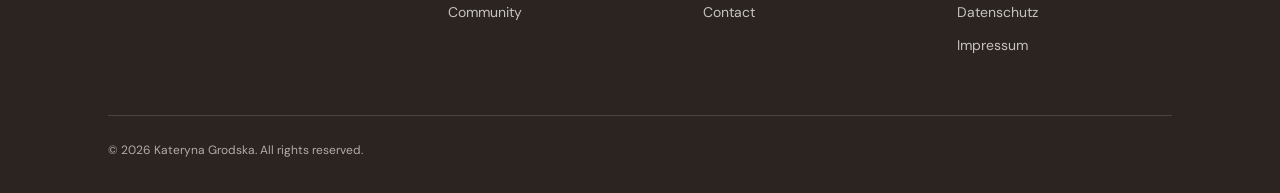
<file: coaching.html>
<!DOCTYPE html>
<html lang="en">
<head>
<meta charset="UTF-8">
<meta name="viewport" content="width=device-width, initial-scale=1.0">
<title>Coaching · Kateryna Grodska</title>
<meta name="description" content="Coaching in Berlin or online for career change, leadership, starting a business or building a life in a new country. Book a free strategic session.">
<meta name="robots" content="index, follow">
<meta property="og:title" content="Coaching · Kateryna Grodska">
<meta property="og:description" content="Coaching in Berlin or online for career change, leadership, starting a business or building a life in a new country. Book a free strategic session.">
<meta property="og:type" content="website">
<meta property="og:url" content="https://grodska.com/coaching.html">
<link rel="canonical" href="https://grodska.com/coaching.html">
<meta name="theme-color" content="#F8F3EE">
<link rel="icon" href="images/favicon.svg" type="image/svg+xml">
<link rel="icon" href="images/favicon-64.png" sizes="64x64" type="image/png">
<link rel="apple-touch-icon" href="images/apple-touch-icon.png">
<link rel="stylesheet" href="fonts/fonts.css">
<link rel="stylesheet" href="styles.css?v=37">
<script>document.documentElement.classList.add('js')</script>
</head>
<body>
<a class="skip" href="#main">Skip to content</a>
<header class="site-nav">
  <div class="nav-inner">
    <a href="index.html" class="logo" aria-label="Kateryna Grodska, home"><img src="images/logo-mark.svg" alt="" width="40" height="42"></a>
    <button class="nav-toggle" aria-label="Menu" aria-expanded="false" aria-controls="nav-links"><span></span><span></span><span></span></button>
    <ul class="nav-links" id="nav-links">
      <li><a href="about.html">About</a></li><li><a href="coaching.html" aria-current="page">Coaching</a></li><li><a href="mediation.html">Mediation</a></li><li><a href="workshops.html">Team workshops</a></li><li><a href="community.html">Community</a></li><li><a href="testimonials.html">Testimonials</a></li><li><a href="faq.html">FAQ</a></li><li><a class="nav-cta" href="contact.html#book">Book a session</a></li>
    </ul>
  </div>
</header>
<main id="main">
<section class="page-hero">
  <div class="container">
    <h1 class="reveal"><em>Coaching</em></h1>
    <p class="lede reveal">You want to grow into a bigger leadership role, start your own business or finally decide whether to, double your net revenue, find a job you will love, or build a life in a new country. Whatever the goal is, at some point you ask yourself: how do I get there?</p><p class="lede reveal">It can also be that you don't have any specific goal (you might even think you should have one, but you don't) and you don't know what the next move should be, as your whole situation feels chaotic and unstable. You feel like you should have a plan and move forward, but options are infinite and nothing resonates. You do endless research with AI and all options seem fine in chat, but none of it feels right, and you come back where you started. The circle closes, and you rethink yourself every morning.</p>
  </div>
</section>
<section class="section" style="padding-top:24px">
  <div class="container">
    <div class="split reveal">
  <h2>What coaching with me looks like</h2>
  <div class="prose">
    <p>Most people arrive with a story they've told themselves many times. In our sessions we take that story apart: what you want or what you don't, what keeps holding you back and what can give you a nice little boost. Once that's clear, decisions stop feeling impossible. I help you find out all of it, especially when it comes to the uncomfortable parts.</p>
  </div>
</div>
    <div class="split reveal">
  <h2>What we work on</h2>
  <div class="prose">
    <p>The main goal is for you to find your way and follow it. I'm there to help you focus, support behavioural and mindset changes, and make sure you can see your North Star and follow it at your own pace, with steadiness.</p>
    <p>The decision you keep avoiding, the relationship dynamic you can't put a name to, the version of yourself you've outgrown but don't know how to leave behind, the exhaustion that sleep can't fix, the feeling that you're performing a life instead of living it.</p>
    <p>If a thought or an idea keeps popping up in your head, it takes your focus and your resources. You either make it happen or stop spending your time on it. I will help you make that decision.</p>
  </div>
</div>
    <div class="split reveal">
  <h2>Who this is for</h2>
  <div class="prose">
    <ul class="rules">
      <li>People going after new career goals.</li>
      <li>Leaders growing into bigger roles.</li>
      <li>People starting their own business or side project, or seriously thinking about it. Many of them are expats building a life in a new country.</li>
    </ul>
  </div>
</div>
    <div class="split reveal">
  <h2>We will match if</h2>
  <div class="prose">
    <ol class="match">
      <li>You want change and don't expect the work to be done by others.</li>
      <li>You are ready to be honest with yourself, even when it's uncomfortable.</li>
      <li>You don't need to be in crisis, you need to be ready to start.</li>
    </ol>
  </div>
</div>
    <div class="split reveal">
  <h2>Format</h2>
  <div class="prose">
    <div class="panel"><dl>
      <dt>Where</dt><dd>Online or in person in Berlin</dd>
      <dt>Sessions</dt><dd>60 or 90 minutes. We decide the frequency together based on your pace and your process.</dd>
      <dt>Languages</dt><dd>EN / UKR / FR / RU / DE (at a friendly speed)</dd>
      <dt>Pricing</dt><dd>On request</dd>
    </dl></div>
    <p class="panel-note">If you're in a leadership role, check your company's learning and development budget. Coaching is often covered by it.</p>
  </div>
</div>
  </div>
</section>
<section class="cta-band">
  <div class="container reveal">
    <h2>Ready to see if this is a fit?</h2>
    <p>Book a free strategic session: 60 minutes to look at where you are, where you want to go, and how we would work together.</p>
    <div class="btn-group"><a class="btn btn-primary" href="contact.html#book" data-book="strategic">Book a free strategic session</a></div>
    <p class="small">When you book, you'll answer a few short questions so we can make the most of our time.</p>
  </div>
</section>
</main>
<footer class="site-footer">
  <div class="container">
    <div class="footer-grid">
      <div class="footer-brand">
        <a href="index.html" class="logo" aria-label="Kateryna Grodska, home"><img src="images/logo-mark-light.svg" alt="" width="40" height="42"></a>
        <p>Kateryna Grodska. Coach, mediator, facilitator. Based in Berlin, online with people worldwide.</p>
      </div>
      <div>
        <p class="fh">Work with me</p>
        <a href="coaching.html">Coaching</a>
        <a href="mediation.html">Mediation</a>
        <a href="workshops.html">Team workshops</a>
        <a href="community.html">Community</a>
      </div>
      <div>
        <p class="fh">Explore</p>
        <a href="about.html">About</a>
        <a href="testimonials.html">Testimonials</a>
        <a href="faq.html">FAQ</a>
        <a href="contact.html">Contact</a>
      </div>
      <div>
        <p class="fh">Elsewhere</p>
        <a href="https://www.instagram.com/grodska_coaching/" target="_blank" rel="noopener">Instagram</a>
        <a href="mailto:info@grodska.com">Email</a>
        <a href="privacy.html">Privacy policy</a>
        <a href="datenschutz.html">Datenschutz</a>
        <a href="impressum.html">Impressum</a>
      </div>
    </div>
    <div class="footer-bottom">
      <span>© 2026 Kateryna Grodska. All rights reserved.</span>
    </div>
  </div>
</footer>
<script src="site.js?v=10"></script>
</body>
</html>
</file>
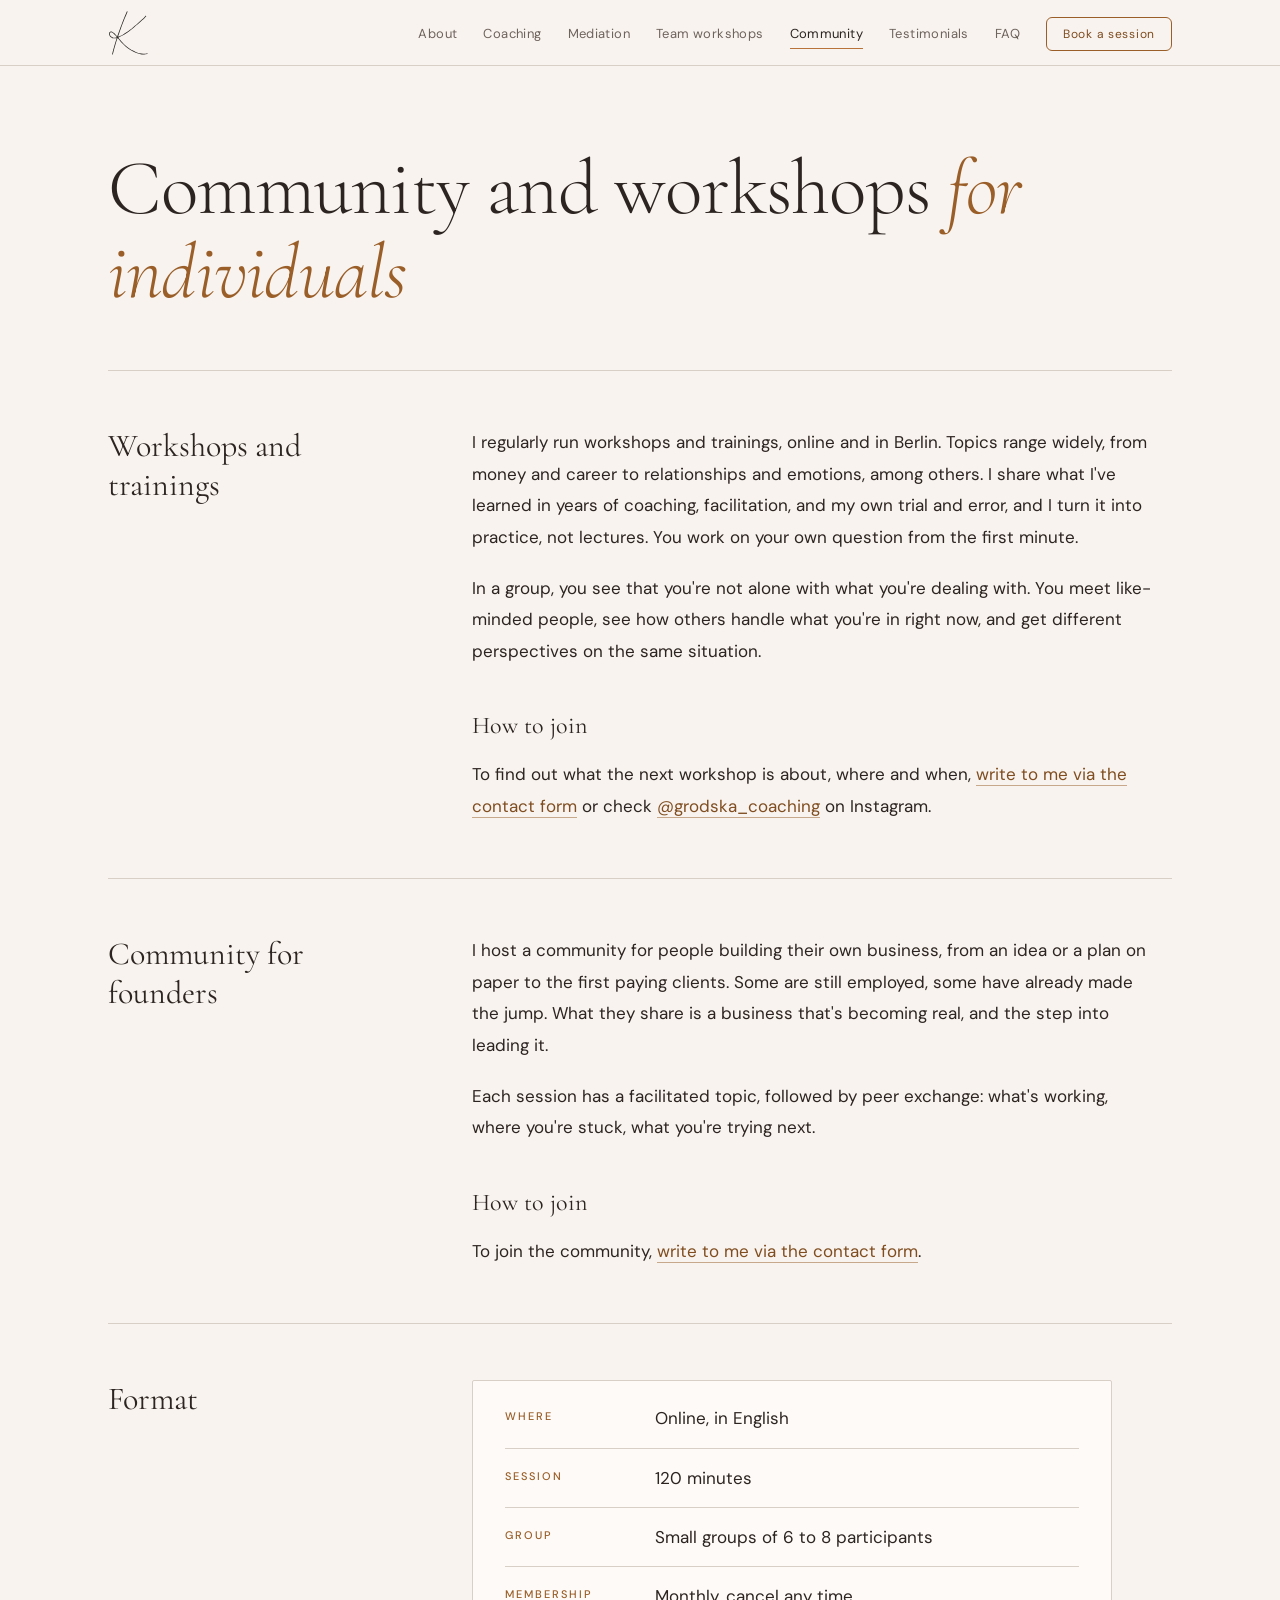
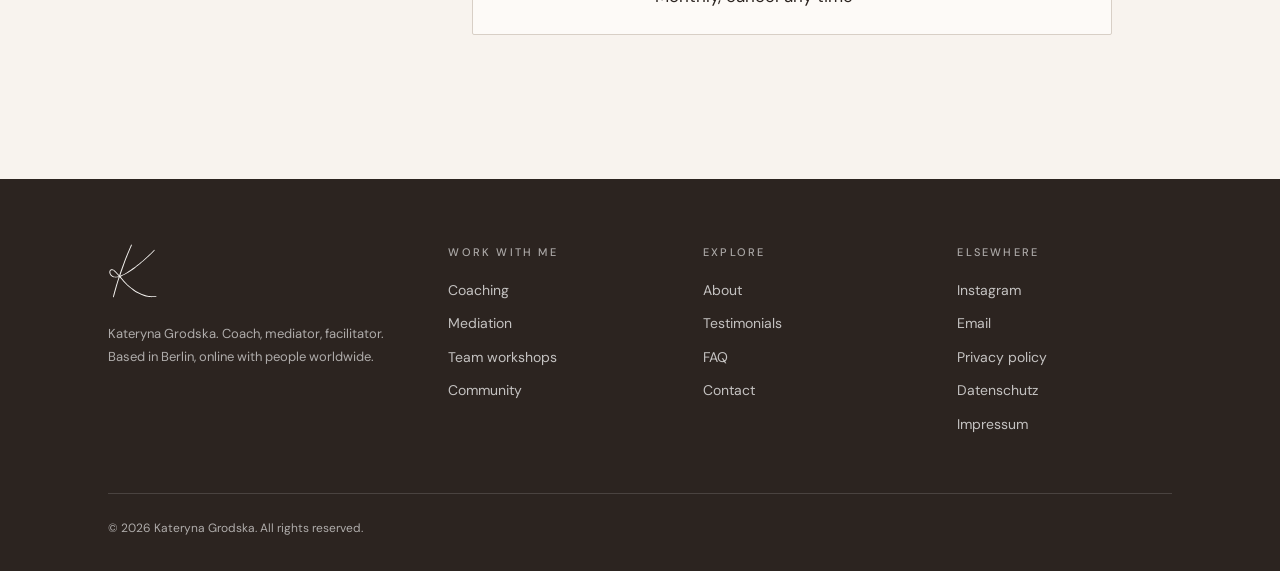
<file: community.html>
<!DOCTYPE html>
<html lang="en">
<head>
<meta charset="UTF-8">
<meta name="viewport" content="width=device-width, initial-scale=1.0">
<title>Community and workshops · Kateryna Grodska</title>
<meta name="description" content="Open workshops for individuals and a community for founders: facilitated topics and peer exchange in small groups. Online and in Berlin.">
<meta name="robots" content="index, follow">
<meta property="og:title" content="Community and workshops · Kateryna Grodska">
<meta property="og:description" content="Open workshops for individuals and a community for founders: facilitated topics and peer exchange in small groups. Online and in Berlin.">
<meta property="og:type" content="website">
<meta property="og:url" content="https://grodska.com/community.html">
<link rel="canonical" href="https://grodska.com/community.html">
<meta name="theme-color" content="#F8F3EE">
<link rel="icon" href="images/favicon.svg" type="image/svg+xml">
<link rel="icon" href="images/favicon-64.png" sizes="64x64" type="image/png">
<link rel="apple-touch-icon" href="images/apple-touch-icon.png">
<link rel="stylesheet" href="fonts/fonts.css">
<link rel="stylesheet" href="styles.css?v=37">
<script>document.documentElement.classList.add('js')</script>
</head>
<body>
<a class="skip" href="#main">Skip to content</a>
<header class="site-nav">
  <div class="nav-inner">
    <a href="index.html" class="logo" aria-label="Kateryna Grodska, home"><img src="images/logo-mark.svg" alt="" width="40" height="42"></a>
    <button class="nav-toggle" aria-label="Menu" aria-expanded="false" aria-controls="nav-links"><span></span><span></span><span></span></button>
    <ul class="nav-links" id="nav-links">
      <li><a href="about.html">About</a></li><li><a href="coaching.html">Coaching</a></li><li><a href="mediation.html">Mediation</a></li><li><a href="workshops.html">Team workshops</a></li><li><a href="community.html" aria-current="page">Community</a></li><li><a href="testimonials.html">Testimonials</a></li><li><a href="faq.html">FAQ</a></li><li><a class="nav-cta" href="contact.html#book">Book a session</a></li>
    </ul>
  </div>
</header>
<main id="main">
<section class="page-hero">
  <div class="container">
    <h1 class="reveal">Community and workshops <em>for individuals</em></h1>
    
  </div>
</section>
<section class="section" style="padding-top:0">
  <div class="container">
    <div class="split reveal">
  <h2>Workshops and trainings</h2>
  <div class="prose">
    <p>I regularly run workshops and trainings, online and in Berlin. Topics range widely, from money and career to relationships and emotions, among others. I share what I've learned in years of coaching, facilitation, and my own trial and error, and I turn it into practice, not lectures. You work on your own question from the first minute.</p>
    <p>In a group, you see that you're not alone with what you're dealing with. You meet like-minded people, see how others handle what you're in right now, and get different perspectives on the same situation.</p>
    <h3>How to join</h3>
    <p>To find out what the next workshop is about, where and when, <a class="link-arrow" href="contact.html?interest=workshop#write">write to me via the contact form</a> or check <a class="link-arrow" href="https://www.instagram.com/grodska_coaching/" target="_blank" rel="noopener">@grodska_coaching</a> on Instagram.</p>
  </div>
</div>
    <div class="split reveal">
  <h2>Community for founders</h2>
  <div class="prose">
    <p>I host a community for people building their own business, from an idea or a plan on paper to the first paying clients. Some are still employed, some have already made the jump. What they share is a business that's becoming real, and the step into leading it.</p>
    <p>Each session has a facilitated topic, followed by peer exchange: what's working, where you're stuck, what you're trying next.</p>
    <h3>How to join</h3>
    <p>To join the community, <a class="link-arrow" href="contact.html?interest=community#write">write to me via the contact form</a>.</p>
  </div>
</div>
    <div class="split reveal">
  <h2>Format</h2>
  <div class="prose">
    <div class="panel"><dl>
      <dt>Where</dt><dd>Online, in English</dd>
      <dt>Session</dt><dd>120 minutes</dd>
      <dt>Group</dt><dd>Small groups of 6 to 8 participants</dd>
      <dt>Membership</dt><dd>Monthly, cancel any time</dd>
    </dl></div>
  </div>
</div>
  </div>
</section>
</main>
<footer class="site-footer">
  <div class="container">
    <div class="footer-grid">
      <div class="footer-brand">
        <a href="index.html" class="logo" aria-label="Kateryna Grodska, home"><img src="images/logo-mark-light.svg" alt="" width="40" height="42"></a>
        <p>Kateryna Grodska. Coach, mediator, facilitator. Based in Berlin, online with people worldwide.</p>
      </div>
      <div>
        <p class="fh">Work with me</p>
        <a href="coaching.html">Coaching</a>
        <a href="mediation.html">Mediation</a>
        <a href="workshops.html">Team workshops</a>
        <a href="community.html">Community</a>
      </div>
      <div>
        <p class="fh">Explore</p>
        <a href="about.html">About</a>
        <a href="testimonials.html">Testimonials</a>
        <a href="faq.html">FAQ</a>
        <a href="contact.html">Contact</a>
      </div>
      <div>
        <p class="fh">Elsewhere</p>
        <a href="https://www.instagram.com/grodska_coaching/" target="_blank" rel="noopener">Instagram</a>
        <a href="mailto:info@grodska.com">Email</a>
        <a href="privacy.html">Privacy policy</a>
        <a href="datenschutz.html">Datenschutz</a>
        <a href="impressum.html">Impressum</a>
      </div>
    </div>
    <div class="footer-bottom">
      <span>© 2026 Kateryna Grodska. All rights reserved.</span>
    </div>
  </div>
</footer>
<script src="site.js?v=10"></script>
</body>
</html>
</file>
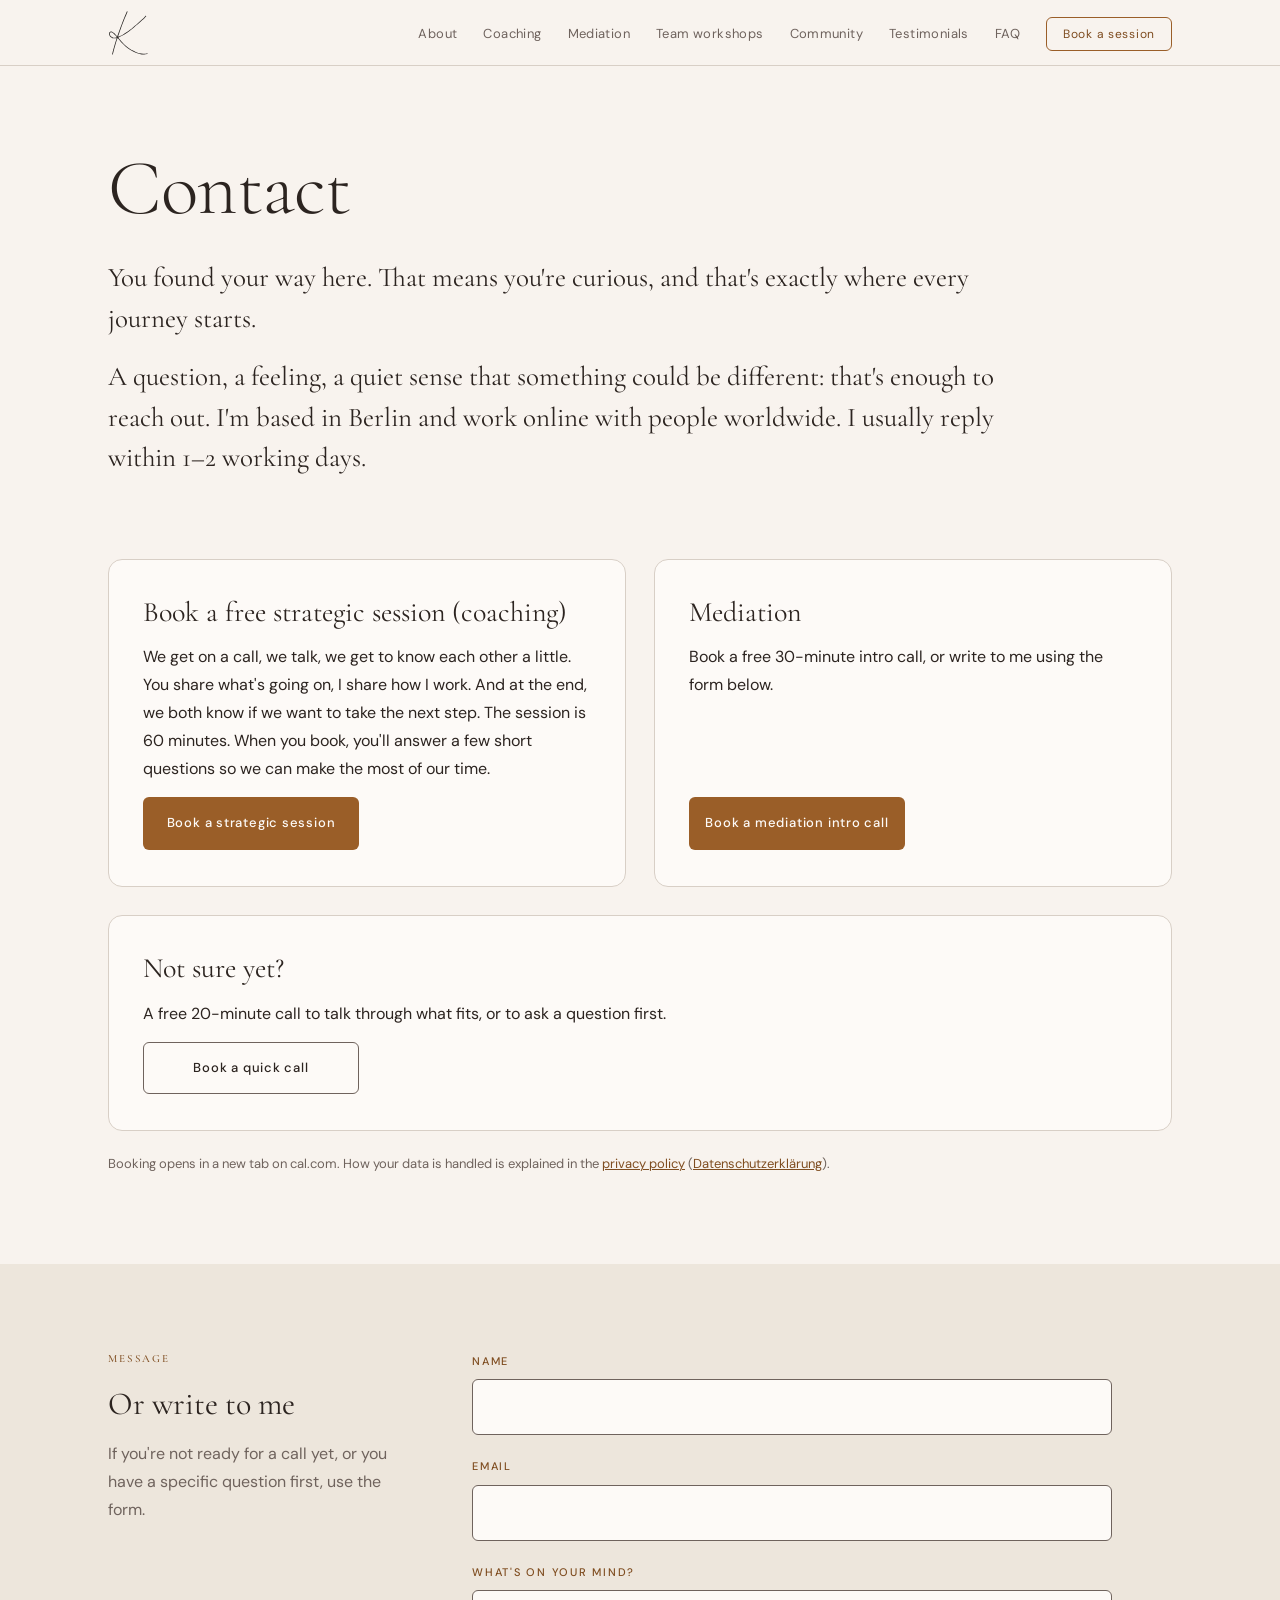
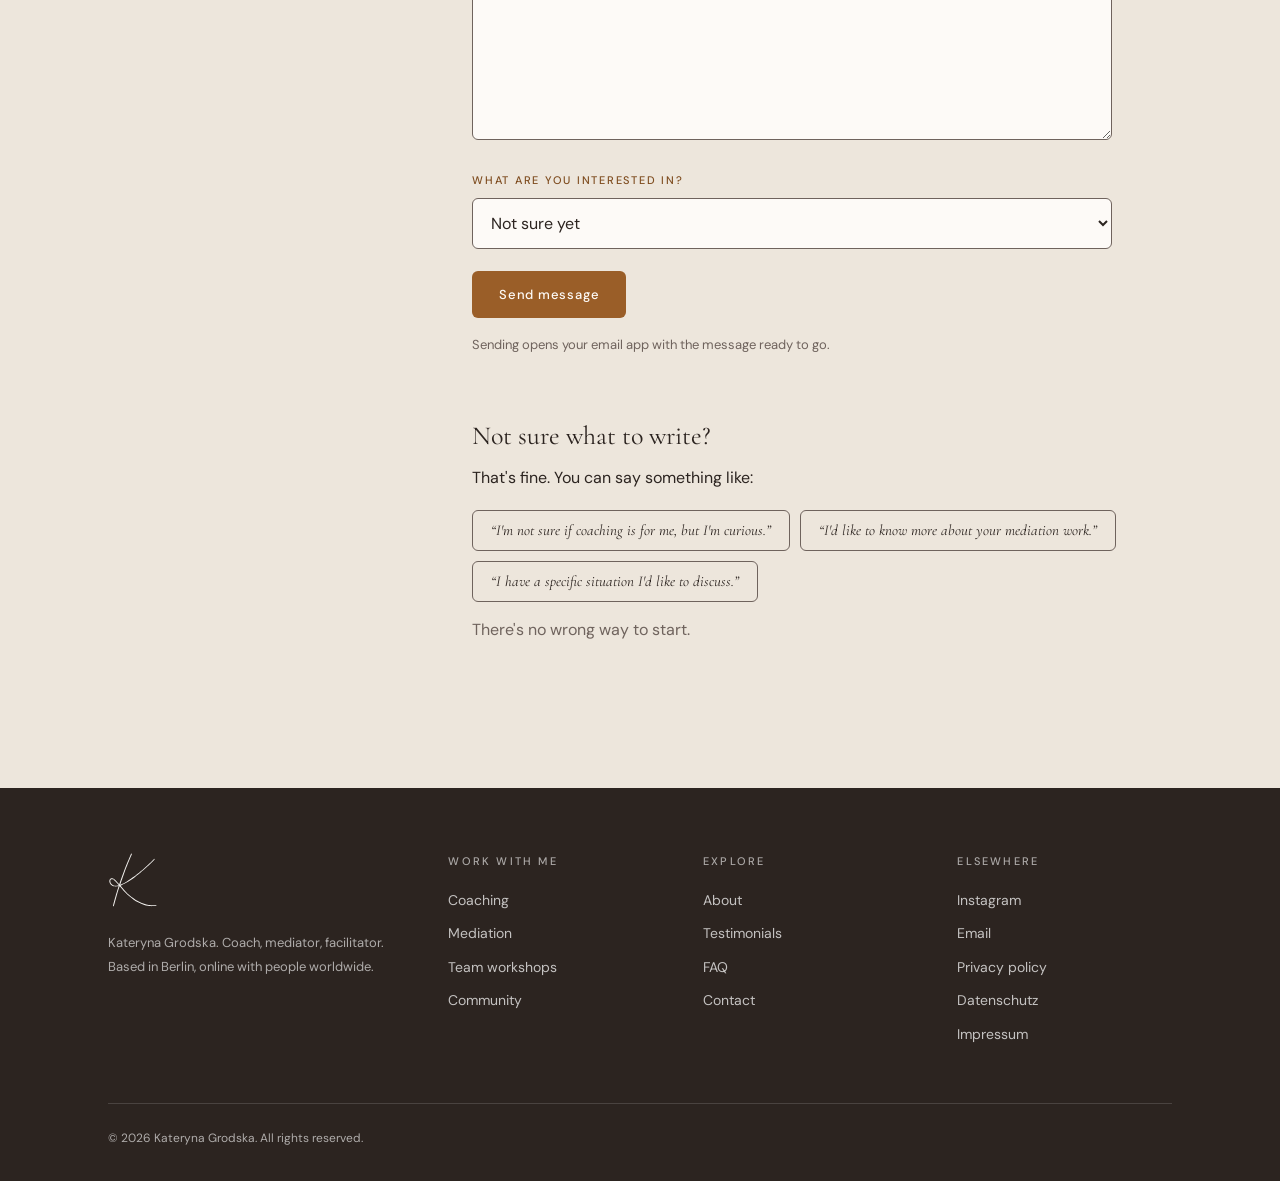
<file: contact.html>
<!DOCTYPE html>
<html lang="en">
<head>
<meta charset="UTF-8">
<meta name="viewport" content="width=device-width, initial-scale=1.0">
<title>Contact · Kateryna Grodska</title>
<meta name="description" content="Book a free strategic session or a mediation intro call, or write to Kateryna Grodska. Based in Berlin, online worldwide.">
<meta name="robots" content="index, follow">
<meta property="og:title" content="Contact · Kateryna Grodska">
<meta property="og:description" content="Book a free strategic session or a mediation intro call, or write to Kateryna Grodska. Based in Berlin, online worldwide.">
<meta property="og:type" content="website">
<meta property="og:url" content="https://grodska.com/contact.html">
<link rel="canonical" href="https://grodska.com/contact.html">
<meta name="theme-color" content="#F8F3EE">
<link rel="icon" href="images/favicon.svg" type="image/svg+xml">
<link rel="icon" href="images/favicon-64.png" sizes="64x64" type="image/png">
<link rel="apple-touch-icon" href="images/apple-touch-icon.png">
<link rel="stylesheet" href="fonts/fonts.css">
<link rel="stylesheet" href="styles.css?v=37">
<script>document.documentElement.classList.add('js')</script>
</head>
<body>
<a class="skip" href="#main">Skip to content</a>
<header class="site-nav">
  <div class="nav-inner">
    <a href="index.html" class="logo" aria-label="Kateryna Grodska, home"><img src="images/logo-mark.svg" alt="" width="40" height="42"></a>
    <button class="nav-toggle" aria-label="Menu" aria-expanded="false" aria-controls="nav-links"><span></span><span></span><span></span></button>
    <ul class="nav-links" id="nav-links">
      <li><a href="about.html">About</a></li><li><a href="coaching.html">Coaching</a></li><li><a href="mediation.html">Mediation</a></li><li><a href="workshops.html">Team workshops</a></li><li><a href="community.html">Community</a></li><li><a href="testimonials.html">Testimonials</a></li><li><a href="faq.html">FAQ</a></li><li><a class="nav-cta" href="contact.html#book">Book a session</a></li>
    </ul>
  </div>
</header>
<main id="main">
<section class="page-hero">
  <div class="container">
    <h1 class="reveal">Contact</h1>
    <p class="lede reveal">You found your way here. That means you're curious, and that's exactly where every journey starts.</p><p class="lede reveal">A question, a feeling, a quiet sense that something could be different: that's enough to reach out. I'm based in Berlin and work online with people worldwide. I usually reply within 1–2 working days.</p>
  </div>
</section>
<section class="section" id="book" style="padding-top:24px">
  <div class="container">
    <div class="book-grid reveal">
      <div class="book-card">
        <h2>Book a free strategic session (coaching)</h2>
        <p>We get on a call, we talk, we get to know each other a little. You share what's going on, I share how I work. And at the end, we both know if we want to take the next step. The session is 60 minutes. When you book, you'll answer a few short questions so we can make the most of our time.</p>
        <a class="btn btn-primary" href="mailto:info@grodska.com?subject=Strategic%20session%20request" data-book="strategic">Book a strategic session</a>
      </div>
      <div class="book-card">
        <h2>Mediation</h2>
        <p>Book a free 30-minute intro call, or write to me using the form below.</p>
        <a class="btn btn-primary" href="mailto:info@grodska.com?subject=Mediation%20intro%20call%20request" data-book="mediation">Book a mediation intro call</a>
      </div>
      <div class="book-card wide">
        <h2>Not sure yet?</h2>
        <p>A free 20-minute call to talk through what fits, or to ask a question first.</p>
        <a class="btn btn-secondary" href="mailto:info@grodska.com?subject=Quick%20call%20request" data-book="quick">Book a quick call</a>
      </div>
    </div>
    <p class="form-note book-note">Booking opens in a new tab on cal.com. How your data is handled is explained in the <a href="privacy.html">privacy policy</a> (<a href="datenschutz.html" lang="de">Datenschutzerklärung</a>).</p>
  </div>
</section>

<section class="section tint" id="write">
  <div class="container">
    <div class="split" style="border-top:0;padding-top:0">
      <div>
        <h2 class="serif" style="font-weight:400;font-size:32px;line-height:1.2"><span class="eyebrow" style="display:block">Message</span>Or write to me</h2>
        <p style="margin-top:16px;color:var(--muted)">If you're not ready for a call yet, or you have a specific question first, use the form.</p>
      </div>
      <div>
        <form class="form" id="contact-form">
          <div class="hp" aria-hidden="true"><label for="website">Leave this field empty</label><input id="website" name="website" type="text" tabindex="-1" autocomplete="off"></div>
          <div class="field"><label for="name">Name</label><input id="name" name="name" type="text" autocomplete="name" required></div>
          <div class="field"><label for="email">Email</label><input id="email" name="email" type="email" autocomplete="email" required></div>
          <div class="field"><label for="message">What's on your mind?</label><textarea id="message" name="message" required></textarea></div>
          <div class="field"><label for="interest">What are you interested in?</label>
            <select id="interest" name="interest">
              <option>Coaching</option><option>Mediation</option><option>Workshop</option><option>Community</option><option selected>Not sure yet</option>
            </select></div>
          <button class="btn btn-primary" type="submit">Send message</button>
          <p class="form-status" role="status" aria-live="polite"></p>
          <p class="form-note">Sending opens your email app with the message ready to go.</p>
        </form>

        <h3 class="serif" style="font-weight:400;font-size:26px;margin-top:56px">Not sure what to write?</h3>
        <p style="margin-top:6px">That's fine. You can say something like:</p>
        <div class="chips">
          <button type="button" class="chip" data-text="I'm not sure if coaching is for me, but I'm curious.">“I'm not sure if coaching is for me, but I'm curious.”</button>
          <button type="button" class="chip" data-text="I'd like to know more about your mediation work.">“I'd like to know more about your mediation work.”</button>
          <button type="button" class="chip" data-text="I have a specific situation I'd like to discuss.">“I have a specific situation I'd like to discuss.”</button>
        </div>
        <p style="color:var(--muted)">There's no wrong way to start.</p>
      </div>
    </div>
  </div>
</section>
</main>
<footer class="site-footer">
  <div class="container">
    <div class="footer-grid">
      <div class="footer-brand">
        <a href="index.html" class="logo" aria-label="Kateryna Grodska, home"><img src="images/logo-mark-light.svg" alt="" width="40" height="42"></a>
        <p>Kateryna Grodska. Coach, mediator, facilitator. Based in Berlin, online with people worldwide.</p>
      </div>
      <div>
        <p class="fh">Work with me</p>
        <a href="coaching.html">Coaching</a>
        <a href="mediation.html">Mediation</a>
        <a href="workshops.html">Team workshops</a>
        <a href="community.html">Community</a>
      </div>
      <div>
        <p class="fh">Explore</p>
        <a href="about.html">About</a>
        <a href="testimonials.html">Testimonials</a>
        <a href="faq.html">FAQ</a>
        <a href="contact.html">Contact</a>
      </div>
      <div>
        <p class="fh">Elsewhere</p>
        <a href="https://www.instagram.com/grodska_coaching/" target="_blank" rel="noopener">Instagram</a>
        <a href="mailto:info@grodska.com">Email</a>
        <a href="privacy.html">Privacy policy</a>
        <a href="datenschutz.html">Datenschutz</a>
        <a href="impressum.html">Impressum</a>
      </div>
    </div>
    <div class="footer-bottom">
      <span>© 2026 Kateryna Grodska. All rights reserved.</span>
    </div>
  </div>
</footer>
<script src="site.js?v=10"></script>
</body>
</html>
</file>
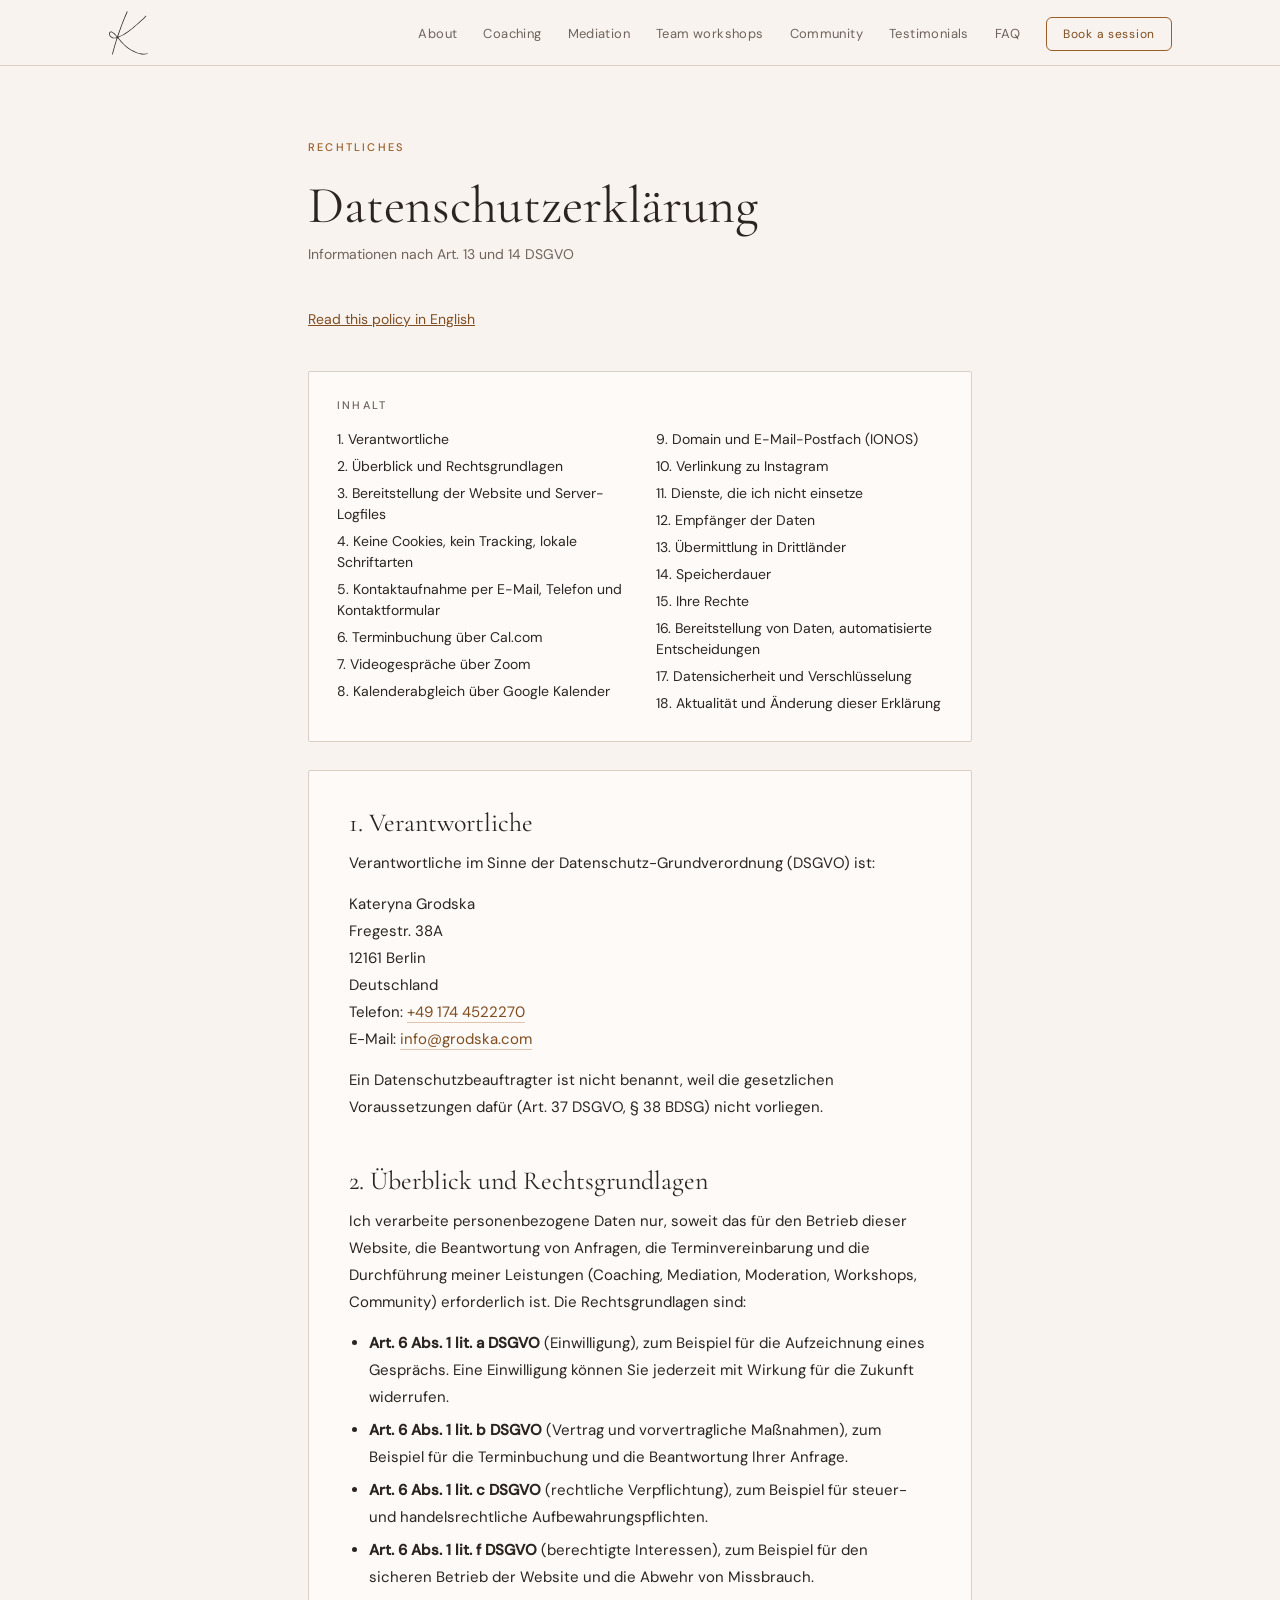
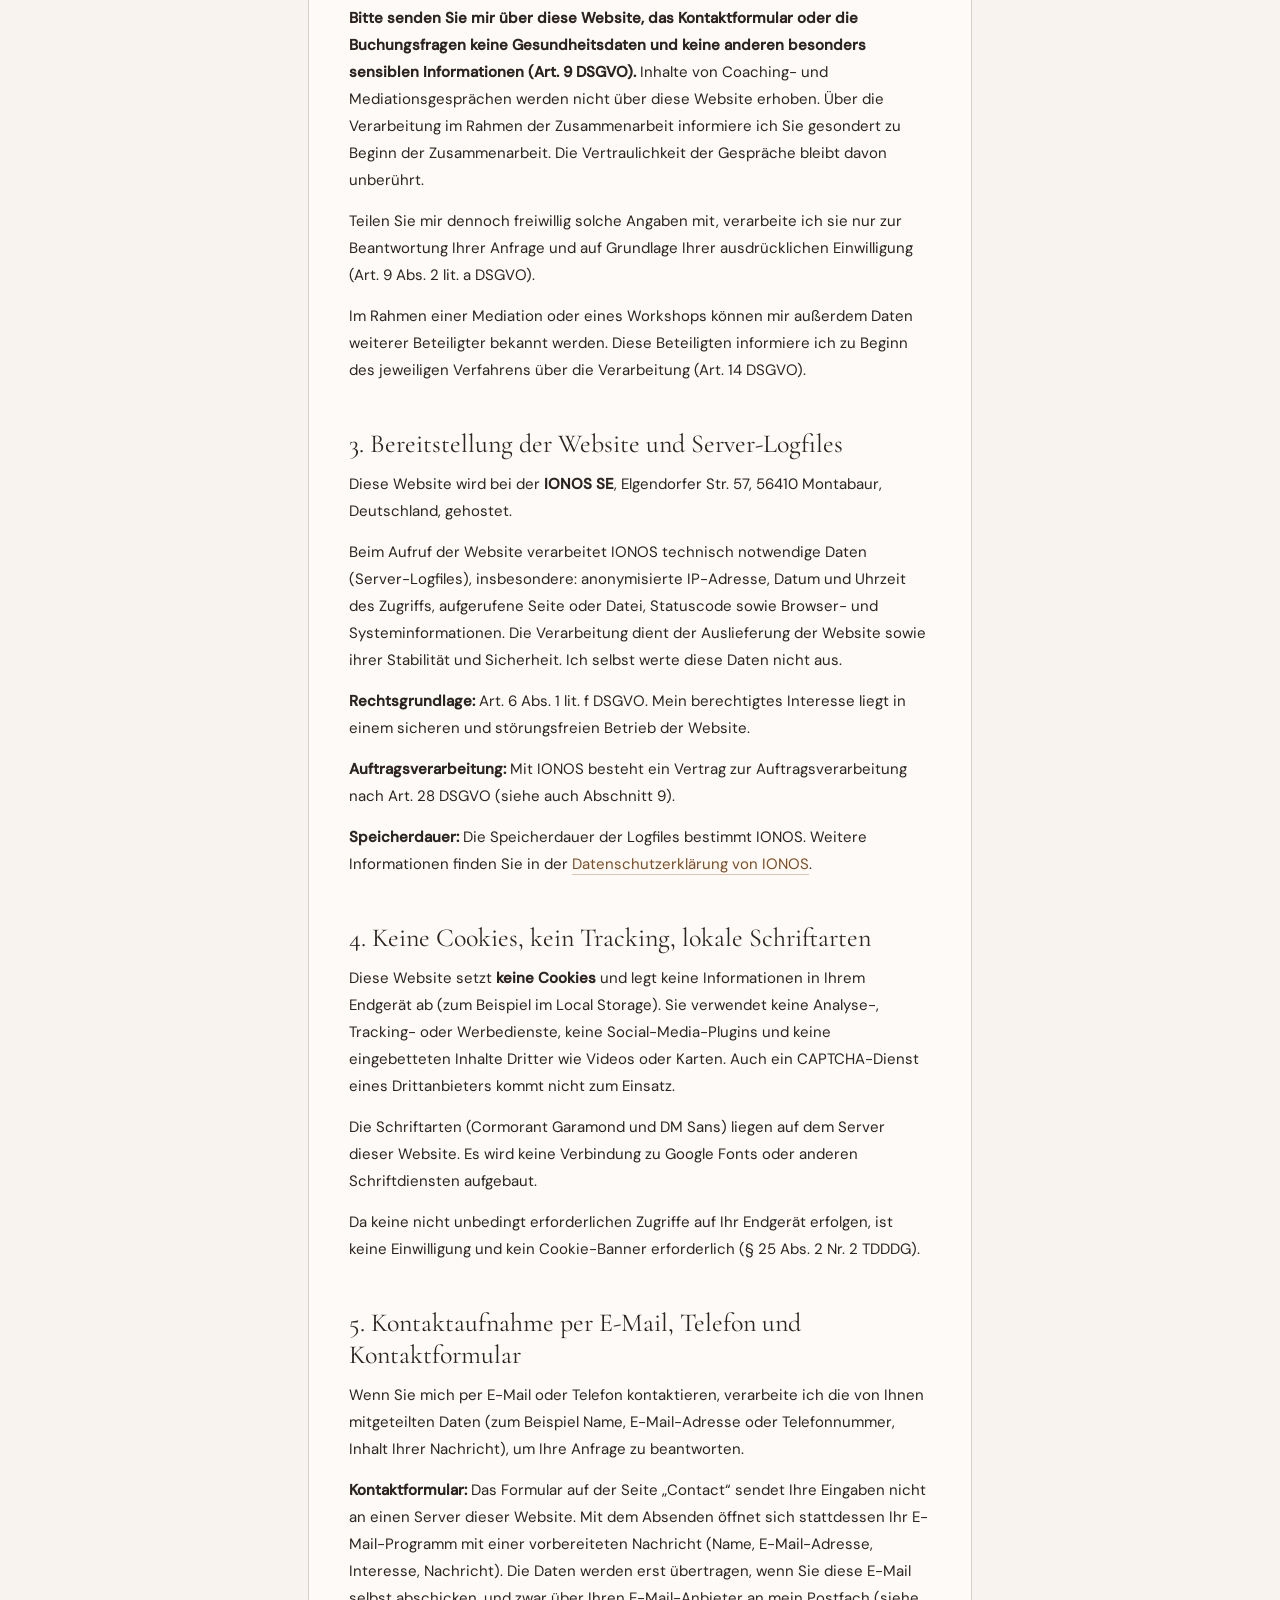
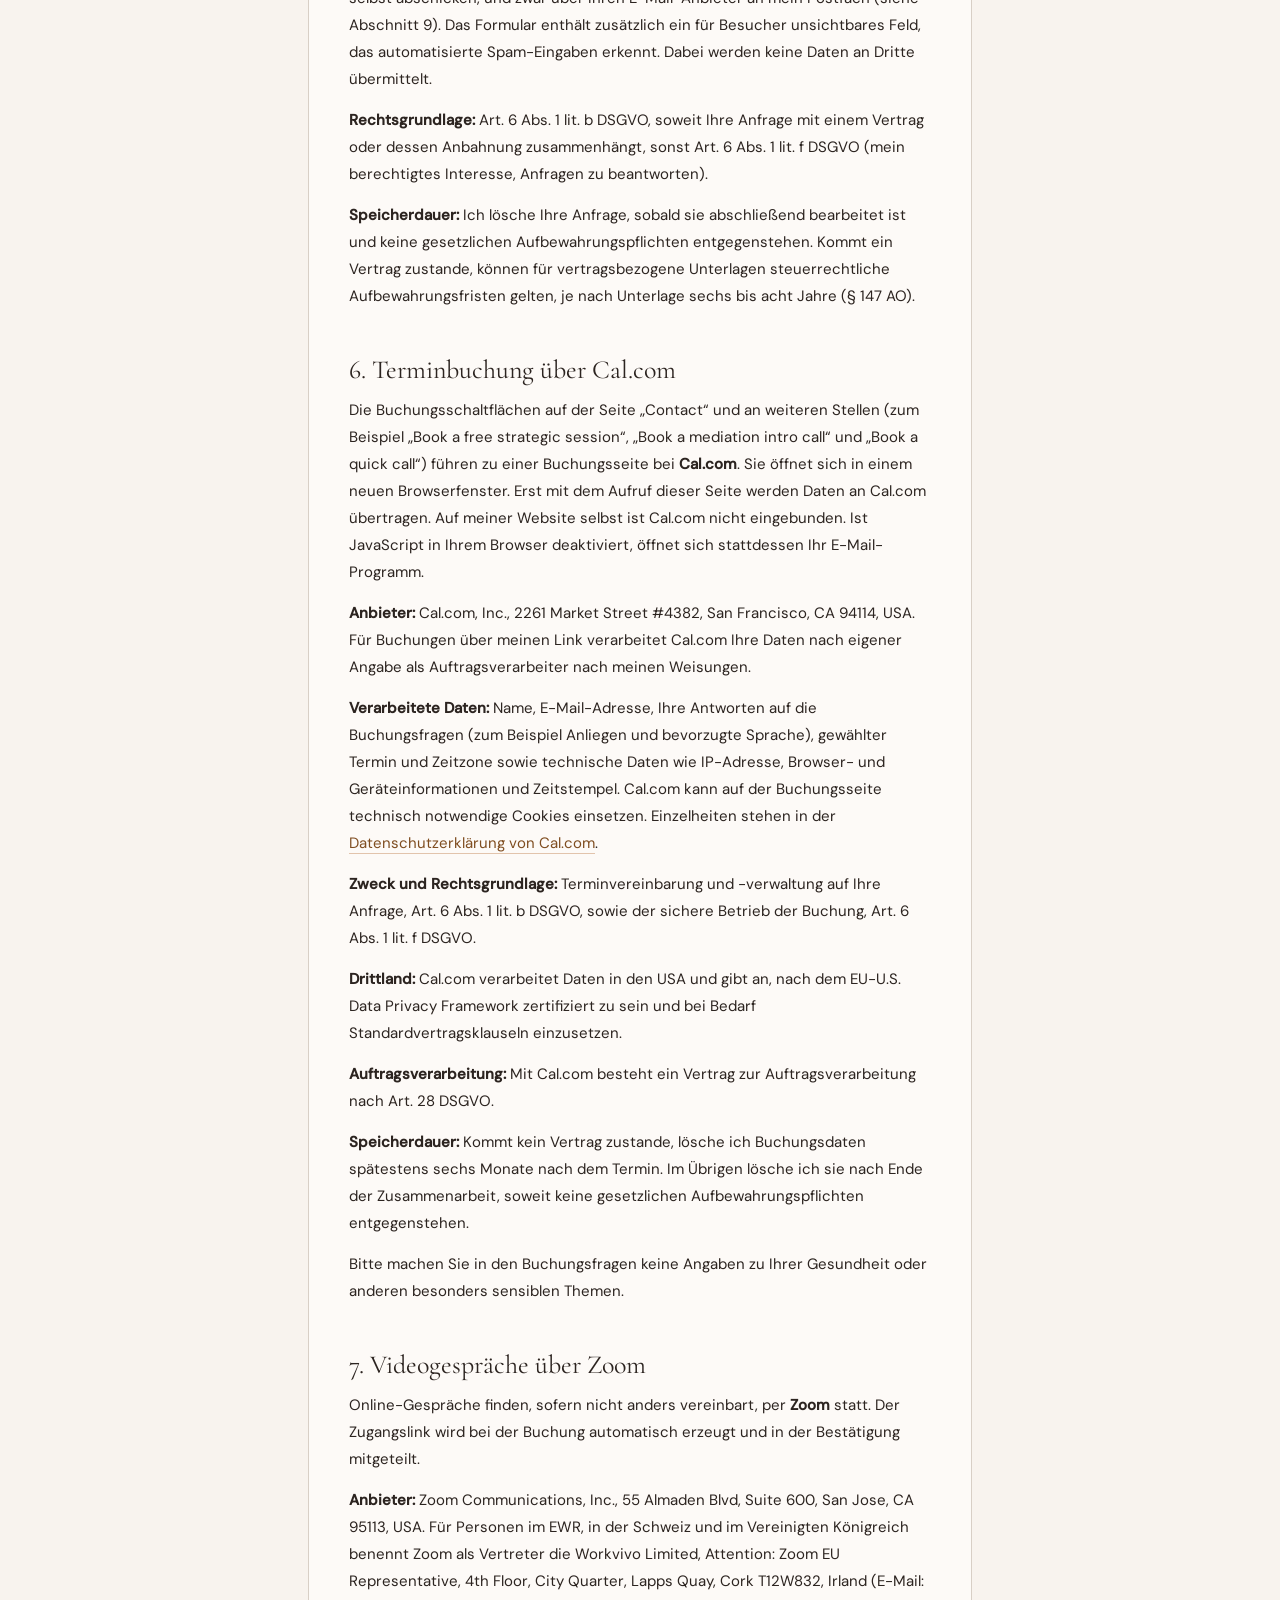
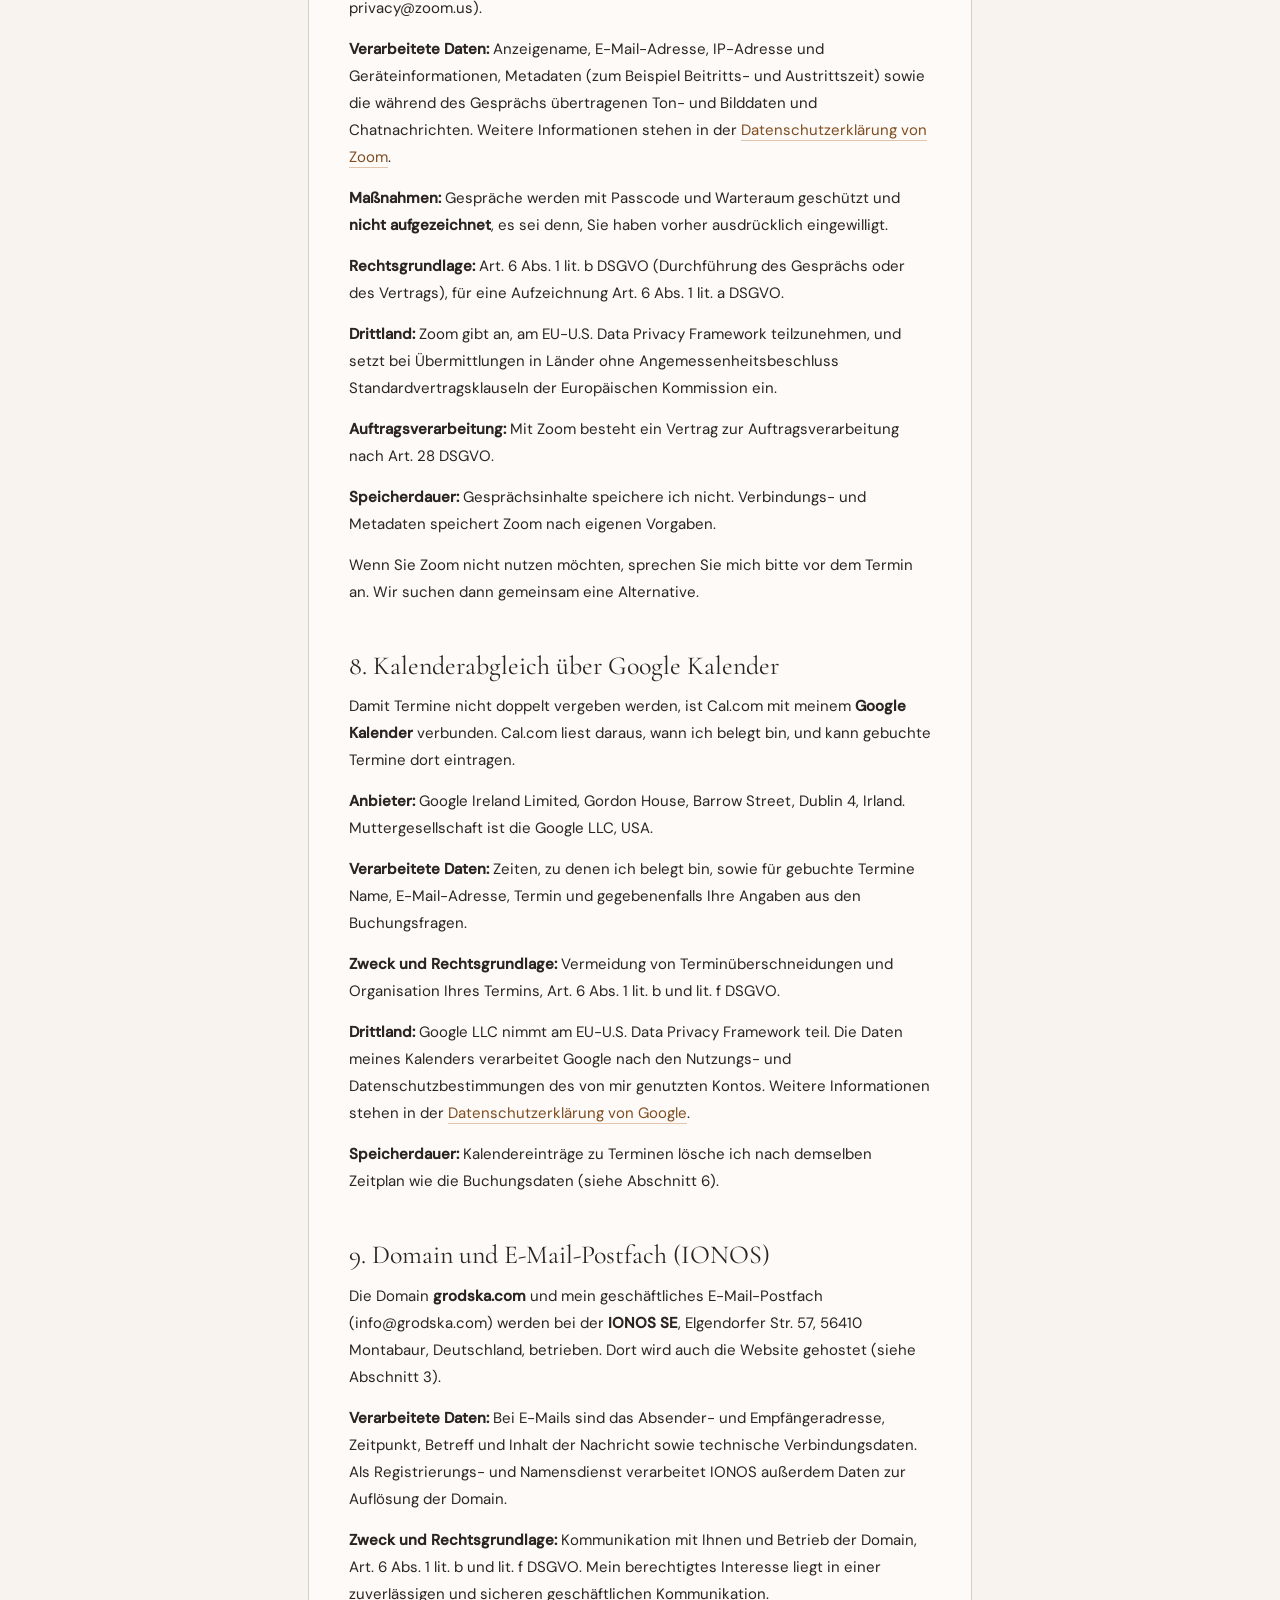
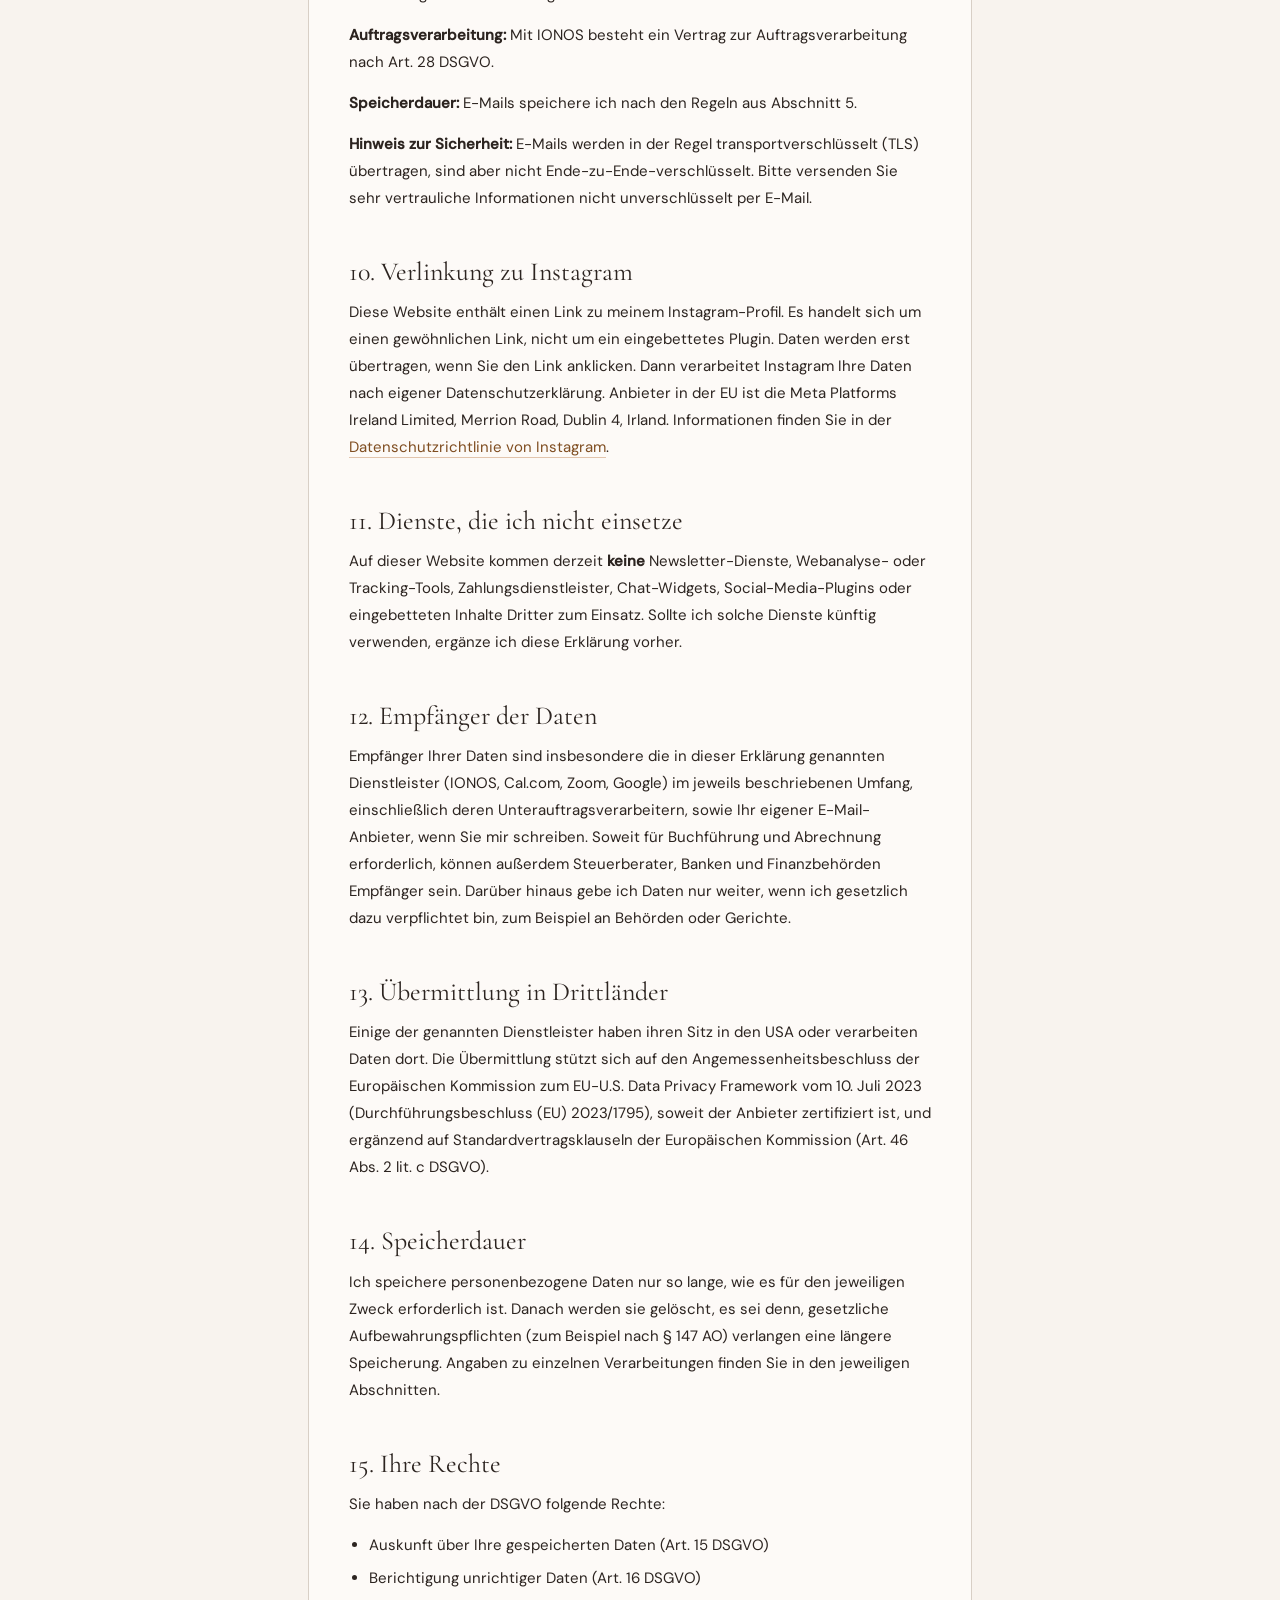
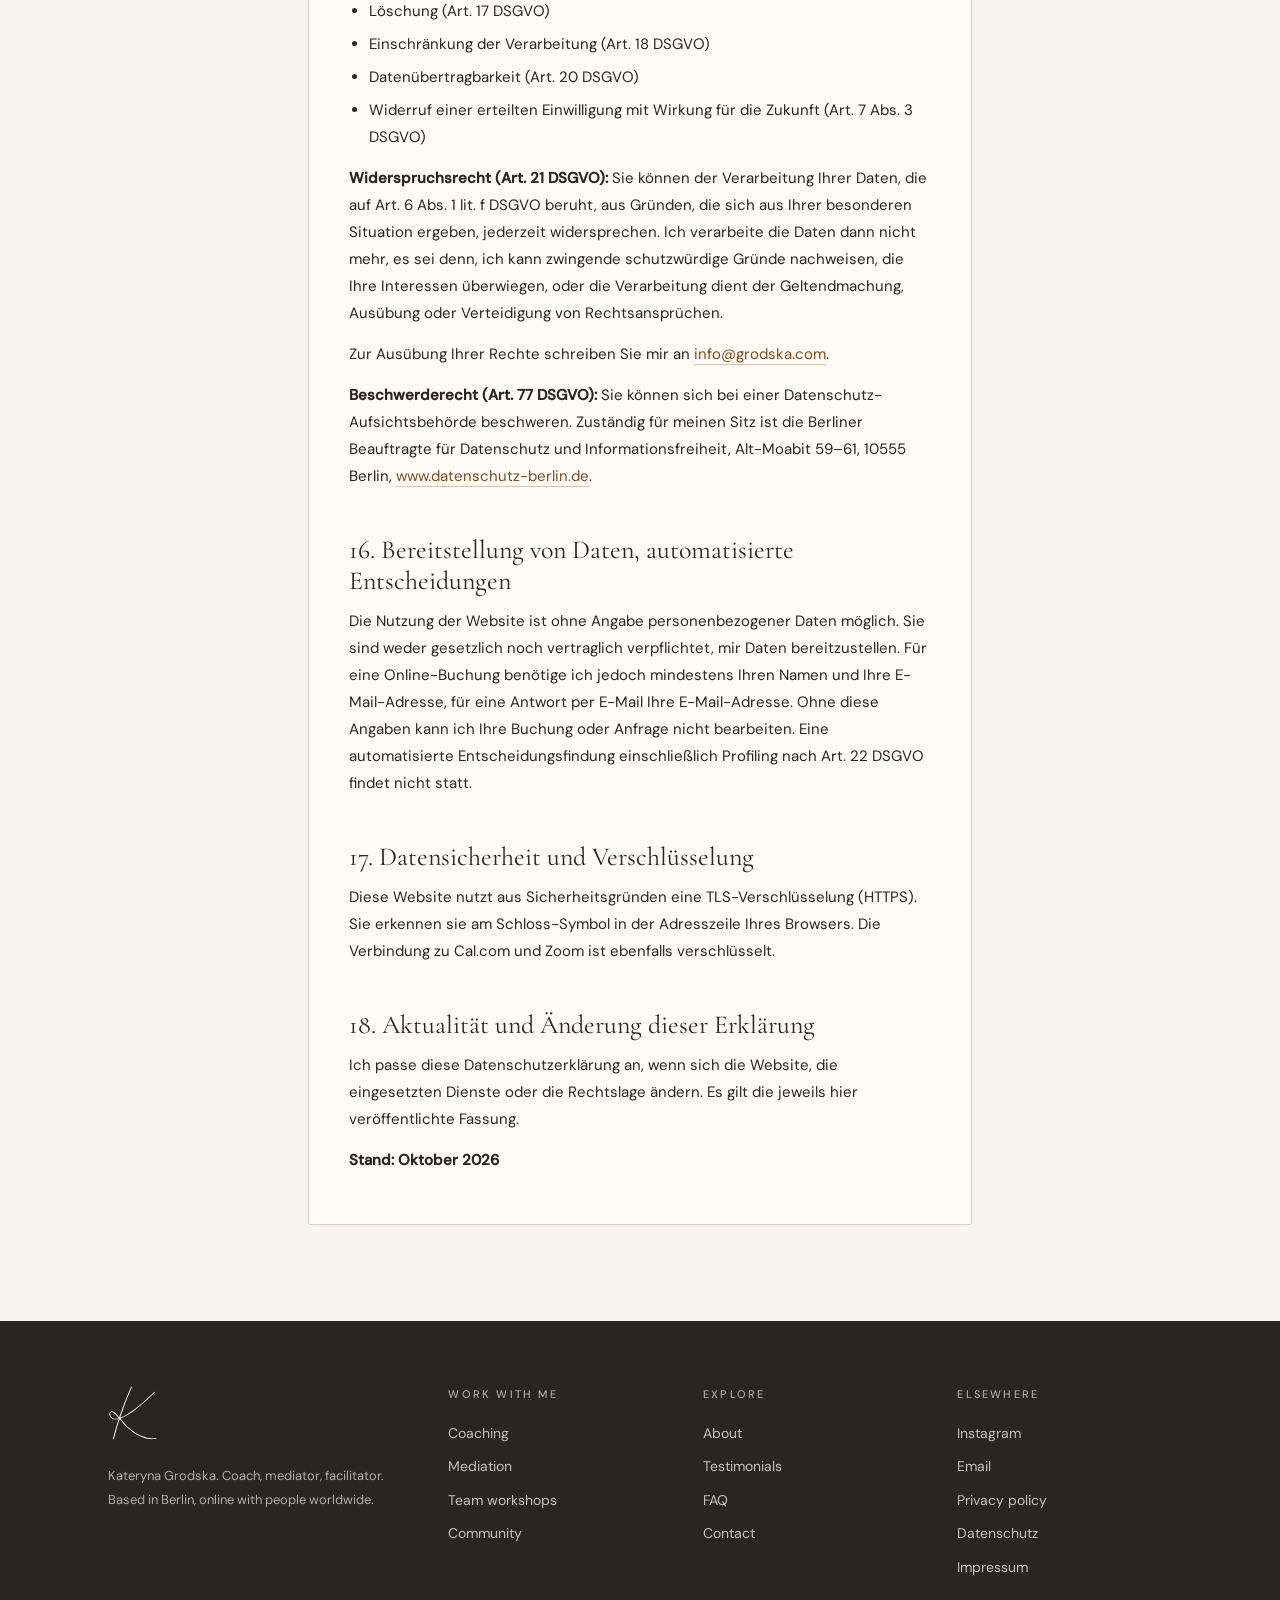
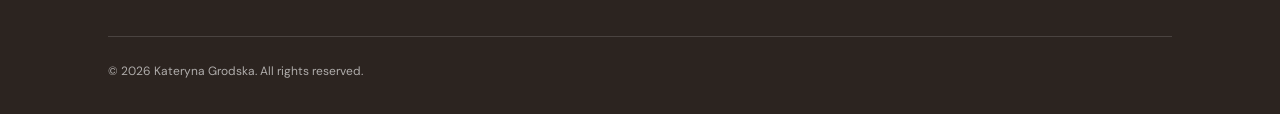
<file: datenschutz.html>
<!DOCTYPE html>
<html lang="de">
<head>
<meta charset="UTF-8">
<meta name="viewport" content="width=device-width, initial-scale=1.0">
<title>Datenschutzerklärung · Kateryna Grodska</title>
<meta name="description" content="Datenschutzerklärung der Website von Kateryna Grodska, Coaching, Mediation & Facilitation, Berlin.">
<meta name="robots" content="noindex, follow">
<meta property="og:title" content="Datenschutzerklärung · Kateryna Grodska">
<meta property="og:description" content="Datenschutzerklärung der Website von Kateryna Grodska, Coaching, Mediation & Facilitation, Berlin.">
<meta property="og:type" content="website">
<meta property="og:url" content="https://grodska.com/datenschutz.html">
<link rel="canonical" href="https://grodska.com/datenschutz.html">
<meta name="theme-color" content="#F8F3EE">
<link rel="icon" href="images/favicon.svg" type="image/svg+xml">
<link rel="icon" href="images/favicon-64.png" sizes="64x64" type="image/png">
<link rel="apple-touch-icon" href="images/apple-touch-icon.png">
<link rel="stylesheet" href="fonts/fonts.css">
<link rel="stylesheet" href="styles.css?v=37">
<script>document.documentElement.classList.add('js')</script>
</head>
<body>
<a class="skip" href="#main">Skip to content</a>
<header class="site-nav">
  <div class="nav-inner">
    <a href="index.html" class="logo" aria-label="Kateryna Grodska, home"><img src="images/logo-mark.svg" alt="" width="40" height="42"></a>
    <button class="nav-toggle" aria-label="Menu" aria-expanded="false" aria-controls="nav-links"><span></span><span></span><span></span></button>
    <ul class="nav-links" id="nav-links">
      <li><a href="about.html">About</a></li><li><a href="coaching.html">Coaching</a></li><li><a href="mediation.html">Mediation</a></li><li><a href="workshops.html">Team workshops</a></li><li><a href="community.html">Community</a></li><li><a href="testimonials.html">Testimonials</a></li><li><a href="faq.html">FAQ</a></li><li><a class="nav-cta" href="contact.html#book">Book a session</a></li>
    </ul>
  </div>
</header>
<main id="main">
<div class="legal-wrap">
  <p class="eyebrow">Rechtliches</p>
  <h1>Datenschutzerklärung</h1>
  <p class="subtitle">Informationen nach Art. 13 und 14 DSGVO</p>
  <p class="subtitle"><a href="privacy.html" lang="en">Read this policy in English</a></p>
  
  <nav class="policy-toc" aria-label="Inhalt"><p class="policy-toc-h">Inhalt</p><ol><li><a href="#verantwortliche">1. Verantwortliche</a></li><li><a href="#ueberblick">2. Überblick und Rechtsgrundlagen</a></li><li><a href="#hosting">3. Bereitstellung der Website und Server-Logfiles</a></li><li><a href="#cookies">4. Keine Cookies, kein Tracking, lokale Schriftarten</a></li><li><a href="#kontakt">5. Kontaktaufnahme per E-Mail, Telefon und Kontaktformular</a></li><li><a href="#cal">6. Terminbuchung über Cal.com</a></li><li><a href="#zoom">7. Videogespräche über Zoom</a></li><li><a href="#google">8. Kalenderabgleich über Google Kalender</a></li><li><a href="#ionos">9. Domain und E-Mail-Postfach (IONOS)</a></li><li><a href="#instagram">10. Verlinkung zu Instagram</a></li><li><a href="#nicht-genutzt">11. Dienste, die ich nicht einsetze</a></li><li><a href="#empfaenger">12. Empfänger der Daten</a></li><li><a href="#drittland">13. Übermittlung in Drittländer</a></li><li><a href="#speicherdauer">14. Speicherdauer</a></li><li><a href="#rechte">15. Ihre Rechte</a></li><li><a href="#pflicht">16. Bereitstellung von Daten, automatisierte Entscheidungen</a></li><li><a href="#sicherheit">17. Datensicherheit und Verschlüsselung</a></li><li><a href="#aenderungen">18. Aktualität und Änderung dieser Erklärung</a></li></ol></nav>
  <section class="legal-card policy"><h2 id="verantwortliche">1. Verantwortliche</h2>
<p>Verantwortliche im Sinne der Datenschutz-Grundverordnung (DSGVO) ist:</p>
<p>Kateryna Grodska<br>Fregestr. 38A<br>12161 Berlin<br>Deutschland<br>
Telefon: <a href="tel:+491744522270">+49 174 4522270</a><br>
E-Mail: <a href="mailto:info@grodska.com">info@grodska.com</a></p>
<p>Ein Datenschutzbeauftragter ist nicht benannt, weil die gesetzlichen Voraussetzungen dafür (Art. 37 DSGVO, § 38 BDSG) nicht vorliegen.</p>
<h2 id="ueberblick">2. Überblick und Rechtsgrundlagen</h2>
<p>Ich verarbeite personenbezogene Daten nur, soweit das für den Betrieb dieser Website, die Beantwortung von Anfragen, die Terminvereinbarung und die Durchführung meiner Leistungen (Coaching, Mediation, Moderation, Workshops, Community) erforderlich ist. Die Rechtsgrundlagen sind:</p>
<ul>
<li><strong>Art. 6 Abs. 1 lit. a DSGVO</strong> (Einwilligung), zum Beispiel für die Aufzeichnung eines Gesprächs. Eine Einwilligung können Sie jederzeit mit Wirkung für die Zukunft widerrufen.</li>
<li><strong>Art. 6 Abs. 1 lit. b DSGVO</strong> (Vertrag und vorvertragliche Maßnahmen), zum Beispiel für die Terminbuchung und die Beantwortung Ihrer Anfrage.</li>
<li><strong>Art. 6 Abs. 1 lit. c DSGVO</strong> (rechtliche Verpflichtung), zum Beispiel für steuer- und handelsrechtliche Aufbewahrungspflichten.</li>
<li><strong>Art. 6 Abs. 1 lit. f DSGVO</strong> (berechtigte Interessen), zum Beispiel für den sicheren Betrieb der Website und die Abwehr von Missbrauch.</li>
</ul>
<p><strong>Bitte senden Sie mir über diese Website, das Kontaktformular oder die Buchungsfragen keine Gesundheitsdaten und keine anderen besonders sensiblen Informationen (Art. 9 DSGVO).</strong> Inhalte von Coaching- und Mediationsgesprächen werden nicht über diese Website erhoben. Über die Verarbeitung im Rahmen der Zusammenarbeit informiere ich Sie gesondert zu Beginn der Zusammenarbeit. Die Vertraulichkeit der Gespräche bleibt davon unberührt.</p>
<p>Teilen Sie mir dennoch freiwillig solche Angaben mit, verarbeite ich sie nur zur Beantwortung Ihrer Anfrage und auf Grundlage Ihrer ausdrücklichen Einwilligung (Art. 9 Abs. 2 lit. a DSGVO).</p>
<p>Im Rahmen einer Mediation oder eines Workshops können mir außerdem Daten weiterer Beteiligter bekannt werden. Diese Beteiligten informiere ich zu Beginn des jeweiligen Verfahrens über die Verarbeitung (Art. 14 DSGVO).</p>
<h2 id="hosting">3. Bereitstellung der Website und Server-Logfiles</h2>
<p>Diese Website wird bei der <strong>IONOS SE</strong>, Elgendorfer Str. 57, 56410 Montabaur, Deutschland, gehostet.</p>
<p>Beim Aufruf der Website verarbeitet IONOS technisch notwendige Daten (Server-Logfiles), insbesondere: anonymisierte IP-Adresse, Datum und Uhrzeit des Zugriffs, aufgerufene Seite oder Datei, Statuscode sowie Browser- und Systeminformationen. Die Verarbeitung dient der Auslieferung der Website sowie ihrer Stabilität und Sicherheit. Ich selbst werte diese Daten nicht aus.</p>
<p><strong>Rechtsgrundlage:</strong> Art. 6 Abs. 1 lit. f DSGVO. Mein berechtigtes Interesse liegt in einem sicheren und störungsfreien Betrieb der Website.</p>
<p><strong>Auftragsverarbeitung:</strong> Mit IONOS besteht ein Vertrag zur Auftragsverarbeitung nach Art. 28 DSGVO (siehe auch Abschnitt 9).</p>
<p><strong>Speicherdauer:</strong> Die Speicherdauer der Logfiles bestimmt IONOS. Weitere Informationen finden Sie in der <a href="https://www.ionos.de/terms-gtc/terms-privacy/" target="_blank" rel="noopener">Datenschutzerklärung von IONOS</a>.</p>
<h2 id="cookies">4. Keine Cookies, kein Tracking, lokale Schriftarten</h2>
<p>Diese Website setzt <strong>keine Cookies</strong> und legt keine Informationen in Ihrem Endgerät ab (zum Beispiel im Local Storage). Sie verwendet keine Analyse-, Tracking- oder Werbedienste, keine Social-Media-Plugins und keine eingebetteten Inhalte Dritter wie Videos oder Karten. Auch ein CAPTCHA-Dienst eines Drittanbieters kommt nicht zum Einsatz.</p>
<p>Die Schriftarten (Cormorant Garamond und DM Sans) liegen auf dem Server dieser Website. Es wird keine Verbindung zu Google Fonts oder anderen Schriftdiensten aufgebaut.</p>
<p>Da keine nicht unbedingt erforderlichen Zugriffe auf Ihr Endgerät erfolgen, ist keine Einwilligung und kein Cookie-Banner erforderlich (§ 25 Abs. 2 Nr. 2 TDDDG).</p>
<h2 id="kontakt">5. Kontaktaufnahme per E-Mail, Telefon und Kontaktformular</h2>
<p>Wenn Sie mich per E-Mail oder Telefon kontaktieren, verarbeite ich die von Ihnen mitgeteilten Daten (zum Beispiel Name, E-Mail-Adresse oder Telefonnummer, Inhalt Ihrer Nachricht), um Ihre Anfrage zu beantworten.</p>
<p><strong>Kontaktformular:</strong> Das Formular auf der Seite „Contact“ sendet Ihre Eingaben nicht an einen Server dieser Website. Mit dem Absenden öffnet sich stattdessen Ihr E-Mail-Programm mit einer vorbereiteten Nachricht (Name, E-Mail-Adresse, Interesse, Nachricht). Die Daten werden erst übertragen, wenn Sie diese E-Mail selbst abschicken, und zwar über Ihren E-Mail-Anbieter an mein Postfach (siehe Abschnitt 9). Das Formular enthält zusätzlich ein für Besucher unsichtbares Feld, das automatisierte Spam-Eingaben erkennt. Dabei werden keine Daten an Dritte übermittelt.</p>
<p><strong>Rechtsgrundlage:</strong> Art. 6 Abs. 1 lit. b DSGVO, soweit Ihre Anfrage mit einem Vertrag oder dessen Anbahnung zusammenhängt, sonst Art. 6 Abs. 1 lit. f DSGVO (mein berechtigtes Interesse, Anfragen zu beantworten).</p>
<p><strong>Speicherdauer:</strong> Ich lösche Ihre Anfrage, sobald sie abschließend bearbeitet ist und keine gesetzlichen Aufbewahrungspflichten entgegenstehen. Kommt ein Vertrag zustande, können für vertragsbezogene Unterlagen steuerrechtliche Aufbewahrungsfristen gelten, je nach Unterlage sechs bis acht Jahre (§ 147 AO).</p>
<h2 id="cal">6. Terminbuchung über Cal.com</h2>
<p>Die Buchungsschaltflächen auf der Seite „Contact“ und an weiteren Stellen (zum Beispiel „Book a free strategic session“, „Book a mediation intro call“ und „Book a quick call“) führen zu einer Buchungsseite bei <strong>Cal.com</strong>. Sie öffnet sich in einem neuen Browserfenster. Erst mit dem Aufruf dieser Seite werden Daten an Cal.com übertragen. Auf meiner Website selbst ist Cal.com nicht eingebunden. Ist JavaScript in Ihrem Browser deaktiviert, öffnet sich stattdessen Ihr E-Mail-Programm.</p>
<p><strong>Anbieter:</strong> Cal.com, Inc., 2261 Market Street #4382, San Francisco, CA 94114, USA. Für Buchungen über meinen Link verarbeitet Cal.com Ihre Daten nach eigener Angabe als Auftragsverarbeiter nach meinen Weisungen.</p>
<p><strong>Verarbeitete Daten:</strong> Name, E-Mail-Adresse, Ihre Antworten auf die Buchungsfragen (zum Beispiel Anliegen und bevorzugte Sprache), gewählter Termin und Zeitzone sowie technische Daten wie IP-Adresse, Browser- und Geräteinformationen und Zeitstempel. Cal.com kann auf der Buchungsseite technisch notwendige Cookies einsetzen. Einzelheiten stehen in der <a href="https://cal.com/privacy" target="_blank" rel="noopener">Datenschutzerklärung von Cal.com</a>.</p>
<p><strong>Zweck und Rechtsgrundlage:</strong> Terminvereinbarung und -verwaltung auf Ihre Anfrage, Art. 6 Abs. 1 lit. b DSGVO, sowie der sichere Betrieb der Buchung, Art. 6 Abs. 1 lit. f DSGVO.</p>
<p><strong>Drittland:</strong> Cal.com verarbeitet Daten in den USA und gibt an, nach dem EU-U.S. Data Privacy Framework zertifiziert zu sein und bei Bedarf Standardvertragsklauseln einzusetzen.</p>
<p><strong>Auftragsverarbeitung:</strong> Mit Cal.com besteht ein Vertrag zur Auftragsverarbeitung nach Art. 28 DSGVO.</p>
<p><strong>Speicherdauer:</strong> Kommt kein Vertrag zustande, lösche ich Buchungsdaten spätestens sechs Monate nach dem Termin. Im Übrigen lösche ich sie nach Ende der Zusammenarbeit, soweit keine gesetzlichen Aufbewahrungspflichten entgegenstehen.</p>
<p>Bitte machen Sie in den Buchungsfragen keine Angaben zu Ihrer Gesundheit oder anderen besonders sensiblen Themen.</p>
<h2 id="zoom">7. Videogespräche über Zoom</h2>
<p>Online-Gespräche finden, sofern nicht anders vereinbart, per <strong>Zoom</strong> statt. Der Zugangslink wird bei der Buchung automatisch erzeugt und in der Bestätigung mitgeteilt.</p>
<p><strong>Anbieter:</strong> Zoom Communications, Inc., 55 Almaden Blvd, Suite 600, San Jose, CA 95113, USA. Für Personen im EWR, in der Schweiz und im Vereinigten Königreich benennt Zoom als Vertreter die Workvivo Limited, Attention: Zoom EU Representative, 4th Floor, City Quarter, Lapps Quay, Cork T12W832, Irland (E-Mail: privacy@zoom.us).</p>
<p><strong>Verarbeitete Daten:</strong> Anzeigename, E-Mail-Adresse, IP-Adresse und Geräteinformationen, Metadaten (zum Beispiel Beitritts- und Austrittszeit) sowie die während des Gesprächs übertragenen Ton- und Bilddaten und Chatnachrichten. Weitere Informationen stehen in der <a href="https://www.zoom.com/en/trust/privacy/privacy-statement/" target="_blank" rel="noopener">Datenschutzerklärung von Zoom</a>.</p>
<p><strong>Maßnahmen:</strong> Gespräche werden mit Passcode und Warteraum geschützt und <strong>nicht aufgezeichnet</strong>, es sei denn, Sie haben vorher ausdrücklich eingewilligt.</p>
<p><strong>Rechtsgrundlage:</strong> Art. 6 Abs. 1 lit. b DSGVO (Durchführung des Gesprächs oder des Vertrags), für eine Aufzeichnung Art. 6 Abs. 1 lit. a DSGVO.</p>
<p><strong>Drittland:</strong> Zoom gibt an, am EU-U.S. Data Privacy Framework teilzunehmen, und setzt bei Übermittlungen in Länder ohne Angemessenheitsbeschluss Standardvertragsklauseln der Europäischen Kommission ein.</p>
<p><strong>Auftragsverarbeitung:</strong> Mit Zoom besteht ein Vertrag zur Auftragsverarbeitung nach Art. 28 DSGVO.</p>
<p><strong>Speicherdauer:</strong> Gesprächsinhalte speichere ich nicht. Verbindungs- und Metadaten speichert Zoom nach eigenen Vorgaben.</p>
<p>Wenn Sie Zoom nicht nutzen möchten, sprechen Sie mich bitte vor dem Termin an. Wir suchen dann gemeinsam eine Alternative.</p>
<h2 id="google">8. Kalenderabgleich über Google Kalender</h2>
<p>Damit Termine nicht doppelt vergeben werden, ist Cal.com mit meinem <strong>Google Kalender</strong> verbunden. Cal.com liest daraus, wann ich belegt bin, und kann gebuchte Termine dort eintragen.</p>
<p><strong>Anbieter:</strong> Google Ireland Limited, Gordon House, Barrow Street, Dublin 4, Irland. Muttergesellschaft ist die Google LLC, USA.</p>
<p><strong>Verarbeitete Daten:</strong> Zeiten, zu denen ich belegt bin, sowie für gebuchte Termine Name, E-Mail-Adresse, Termin und gegebenenfalls Ihre Angaben aus den Buchungsfragen.</p>
<p><strong>Zweck und Rechtsgrundlage:</strong> Vermeidung von Terminüberschneidungen und Organisation Ihres Termins, Art. 6 Abs. 1 lit. b und lit. f DSGVO.</p>
<p><strong>Drittland:</strong> Google LLC nimmt am EU-U.S. Data Privacy Framework teil. Die Daten meines Kalenders verarbeitet Google nach den Nutzungs- und Datenschutzbestimmungen des von mir genutzten Kontos. Weitere Informationen stehen in der <a href="https://policies.google.com/privacy" target="_blank" rel="noopener">Datenschutzerklärung von Google</a>.</p>
<p><strong>Speicherdauer:</strong> Kalendereinträge zu Terminen lösche ich nach demselben Zeitplan wie die Buchungsdaten (siehe Abschnitt 6).</p>
<h2 id="ionos">9. Domain und E-Mail-Postfach (IONOS)</h2>
<p>Die Domain <strong>grodska.com</strong> und mein geschäftliches E-Mail-Postfach (info@grodska.com) werden bei der <strong>IONOS SE</strong>, Elgendorfer Str. 57, 56410 Montabaur, Deutschland, betrieben. Dort wird auch die Website gehostet (siehe Abschnitt 3).</p>
<p><strong>Verarbeitete Daten:</strong> Bei E-Mails sind das Absender- und Empfängeradresse, Zeitpunkt, Betreff und Inhalt der Nachricht sowie technische Verbindungsdaten. Als Registrierungs- und Namensdienst verarbeitet IONOS außerdem Daten zur Auflösung der Domain.</p>
<p><strong>Zweck und Rechtsgrundlage:</strong> Kommunikation mit Ihnen und Betrieb der Domain, Art. 6 Abs. 1 lit. b und lit. f DSGVO. Mein berechtigtes Interesse liegt in einer zuverlässigen und sicheren geschäftlichen Kommunikation.</p>
<p><strong>Auftragsverarbeitung:</strong> Mit IONOS besteht ein Vertrag zur Auftragsverarbeitung nach Art. 28 DSGVO.</p>
<p><strong>Speicherdauer:</strong> E-Mails speichere ich nach den Regeln aus Abschnitt 5.</p>
<p><strong>Hinweis zur Sicherheit:</strong> E-Mails werden in der Regel transportverschlüsselt (TLS) übertragen, sind aber nicht Ende-zu-Ende-verschlüsselt. Bitte versenden Sie sehr vertrauliche Informationen nicht unverschlüsselt per E-Mail.</p>
<h2 id="instagram">10. Verlinkung zu Instagram</h2>
<p>Diese Website enthält einen Link zu meinem Instagram-Profil. Es handelt sich um einen gewöhnlichen Link, nicht um ein eingebettetes Plugin. Daten werden erst übertragen, wenn Sie den Link anklicken. Dann verarbeitet Instagram Ihre Daten nach eigener Datenschutzerklärung. Anbieter in der EU ist die Meta Platforms Ireland Limited, Merrion Road, Dublin 4, Irland. Informationen finden Sie in der <a href="https://privacycenter.instagram.com/policy" target="_blank" rel="noopener">Datenschutzrichtlinie von Instagram</a>.</p>
<h2 id="nicht-genutzt">11. Dienste, die ich nicht einsetze</h2>
<p>Auf dieser Website kommen derzeit <strong>keine</strong> Newsletter-Dienste, Webanalyse- oder Tracking-Tools, Zahlungsdienstleister, Chat-Widgets, Social-Media-Plugins oder eingebetteten Inhalte Dritter zum Einsatz. Sollte ich solche Dienste künftig verwenden, ergänze ich diese Erklärung vorher.</p>
<h2 id="empfaenger">12. Empfänger der Daten</h2>
<p>Empfänger Ihrer Daten sind insbesondere die in dieser Erklärung genannten Dienstleister (IONOS, Cal.com, Zoom, Google) im jeweils beschriebenen Umfang, einschließlich deren Unterauftragsverarbeitern, sowie Ihr eigener E-Mail-Anbieter, wenn Sie mir schreiben. Soweit für Buchführung und Abrechnung erforderlich, können außerdem Steuerberater, Banken und Finanzbehörden Empfänger sein. Darüber hinaus gebe ich Daten nur weiter, wenn ich gesetzlich dazu verpflichtet bin, zum Beispiel an Behörden oder Gerichte.</p>
<h2 id="drittland">13. Übermittlung in Drittländer</h2>
<p>Einige der genannten Dienstleister haben ihren Sitz in den USA oder verarbeiten Daten dort. Die Übermittlung stützt sich auf den Angemessenheitsbeschluss der Europäischen Kommission zum EU-U.S. Data Privacy Framework vom 10. Juli 2023 (Durchführungsbeschluss (EU) 2023/1795), soweit der Anbieter zertifiziert ist, und ergänzend auf Standardvertragsklauseln der Europäischen Kommission (Art. 46 Abs. 2 lit. c DSGVO).</p>
<h2 id="speicherdauer">14. Speicherdauer</h2>
<p>Ich speichere personenbezogene Daten nur so lange, wie es für den jeweiligen Zweck erforderlich ist. Danach werden sie gelöscht, es sei denn, gesetzliche Aufbewahrungspflichten (zum Beispiel nach § 147 AO) verlangen eine längere Speicherung. Angaben zu einzelnen Verarbeitungen finden Sie in den jeweiligen Abschnitten.</p>
<h2 id="rechte">15. Ihre Rechte</h2>
<p>Sie haben nach der DSGVO folgende Rechte:</p>
<ul>
<li>Auskunft über Ihre gespeicherten Daten (Art. 15 DSGVO)</li>
<li>Berichtigung unrichtiger Daten (Art. 16 DSGVO)</li>
<li>Löschung (Art. 17 DSGVO)</li>
<li>Einschränkung der Verarbeitung (Art. 18 DSGVO)</li>
<li>Datenübertragbarkeit (Art. 20 DSGVO)</li>
<li>Widerruf einer erteilten Einwilligung mit Wirkung für die Zukunft (Art. 7 Abs. 3 DSGVO)</li>
</ul>
<p><strong>Widerspruchsrecht (Art. 21 DSGVO):</strong> Sie können der Verarbeitung Ihrer Daten, die auf Art. 6 Abs. 1 lit. f DSGVO beruht, aus Gründen, die sich aus Ihrer besonderen Situation ergeben, jederzeit widersprechen. Ich verarbeite die Daten dann nicht mehr, es sei denn, ich kann zwingende schutzwürdige Gründe nachweisen, die Ihre Interessen überwiegen, oder die Verarbeitung dient der Geltendmachung, Ausübung oder Verteidigung von Rechtsansprüchen.</p>
<p>Zur Ausübung Ihrer Rechte schreiben Sie mir an <a href="mailto:info@grodska.com">info@grodska.com</a>.</p>
<p><strong>Beschwerderecht (Art. 77 DSGVO):</strong> Sie können sich bei einer Datenschutz-Aufsichtsbehörde beschweren. Zuständig für meinen Sitz ist die Berliner Beauftragte für Datenschutz und Informationsfreiheit, Alt-Moabit 59–61, 10555 Berlin, <a href="https://www.datenschutz-berlin.de" target="_blank" rel="noopener">www.datenschutz-berlin.de</a>.</p>
<h2 id="pflicht">16. Bereitstellung von Daten, automatisierte Entscheidungen</h2>
<p>Die Nutzung der Website ist ohne Angabe personenbezogener Daten möglich. Sie sind weder gesetzlich noch vertraglich verpflichtet, mir Daten bereitzustellen. Für eine Online-Buchung benötige ich jedoch mindestens Ihren Namen und Ihre E-Mail-Adresse, für eine Antwort per E-Mail Ihre E-Mail-Adresse. Ohne diese Angaben kann ich Ihre Buchung oder Anfrage nicht bearbeiten. Eine automatisierte Entscheidungsfindung einschließlich Profiling nach Art. 22 DSGVO findet nicht statt.</p>
<h2 id="sicherheit">17. Datensicherheit und Verschlüsselung</h2>
<p>Diese Website nutzt aus Sicherheitsgründen eine TLS-Verschlüsselung (HTTPS). Sie erkennen sie am Schloss-Symbol in der Adresszeile Ihres Browsers. Die Verbindung zu Cal.com und Zoom ist ebenfalls verschlüsselt.</p>
<h2 id="aenderungen">18. Aktualität und Änderung dieser Erklärung</h2>
<p>Ich passe diese Datenschutzerklärung an, wenn sich die Website, die eingesetzten Dienste oder die Rechtslage ändern. Es gilt die jeweils hier veröffentlichte Fassung.</p>
<p><strong>Stand: Oktober 2026</strong></p>
</section>
</div>
</main>
<footer class="site-footer">
  <div class="container">
    <div class="footer-grid">
      <div class="footer-brand">
        <a href="index.html" class="logo" aria-label="Kateryna Grodska, home"><img src="images/logo-mark-light.svg" alt="" width="40" height="42"></a>
        <p>Kateryna Grodska. Coach, mediator, facilitator. Based in Berlin, online with people worldwide.</p>
      </div>
      <div>
        <p class="fh">Work with me</p>
        <a href="coaching.html">Coaching</a>
        <a href="mediation.html">Mediation</a>
        <a href="workshops.html">Team workshops</a>
        <a href="community.html">Community</a>
      </div>
      <div>
        <p class="fh">Explore</p>
        <a href="about.html">About</a>
        <a href="testimonials.html">Testimonials</a>
        <a href="faq.html">FAQ</a>
        <a href="contact.html">Contact</a>
      </div>
      <div>
        <p class="fh">Elsewhere</p>
        <a href="https://www.instagram.com/grodska_coaching/" target="_blank" rel="noopener">Instagram</a>
        <a href="mailto:info@grodska.com">Email</a>
        <a href="privacy.html">Privacy policy</a>
        <a href="datenschutz.html">Datenschutz</a>
        <a href="impressum.html">Impressum</a>
      </div>
    </div>
    <div class="footer-bottom">
      <span>© 2026 Kateryna Grodska. All rights reserved.</span>
    </div>
  </div>
</footer>
<script src="site.js?v=10"></script>
</body>
</html>
</file>
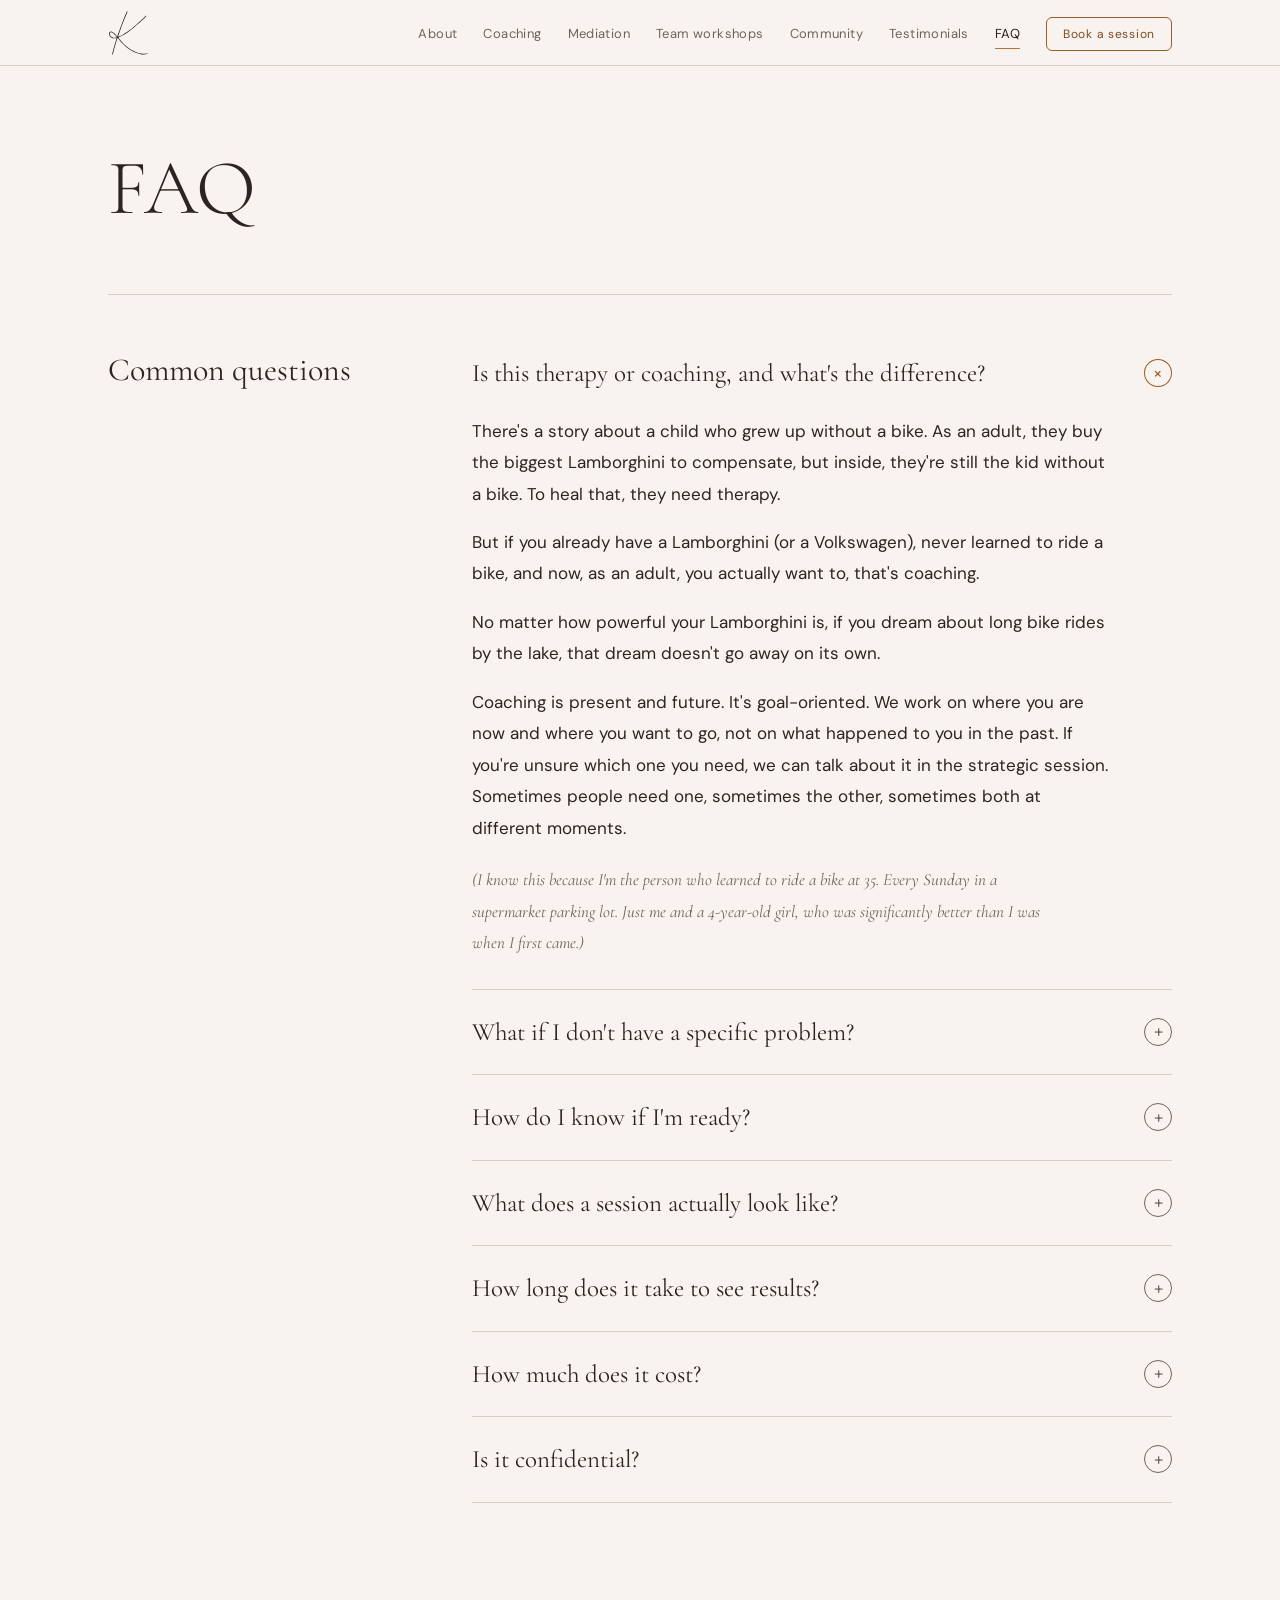
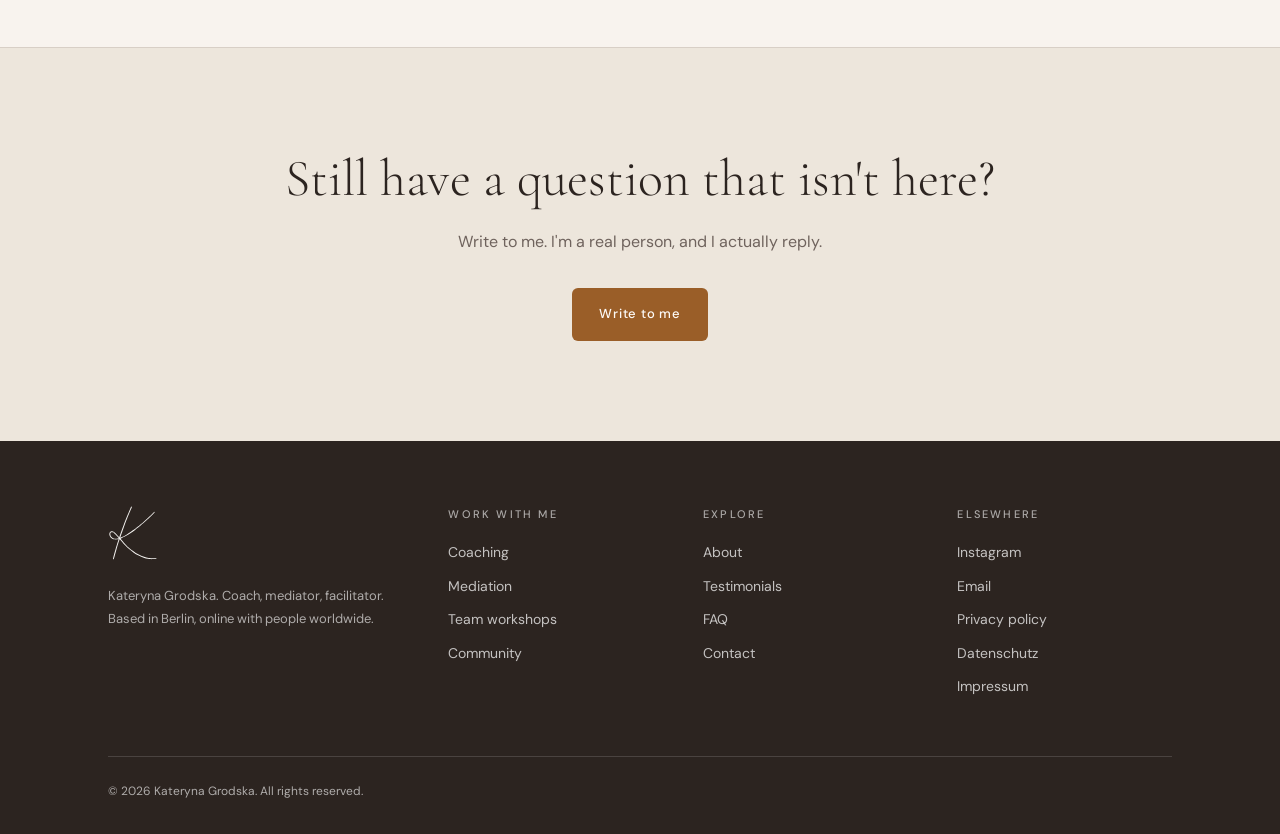
<file: faq.html>
<!DOCTYPE html>
<html lang="en">
<head>
<meta charset="UTF-8">
<meta name="viewport" content="width=device-width, initial-scale=1.0">
<title>FAQ · Kateryna Grodska</title>
<meta name="description" content="Therapy or coaching? What does a session look like, how long does it take, what does it cost? Answers from Kateryna Grodska.">
<meta name="robots" content="index, follow">
<meta property="og:title" content="FAQ · Kateryna Grodska">
<meta property="og:description" content="Therapy or coaching? What does a session look like, how long does it take, what does it cost? Answers from Kateryna Grodska.">
<meta property="og:type" content="website">
<meta property="og:url" content="https://grodska.com/faq.html">
<link rel="canonical" href="https://grodska.com/faq.html">
<meta name="theme-color" content="#F8F3EE">
<link rel="icon" href="images/favicon.svg" type="image/svg+xml">
<link rel="icon" href="images/favicon-64.png" sizes="64x64" type="image/png">
<link rel="apple-touch-icon" href="images/apple-touch-icon.png">
<link rel="stylesheet" href="fonts/fonts.css">
<link rel="stylesheet" href="styles.css?v=37">
<script>document.documentElement.classList.add('js')</script>
</head>
<body>
<a class="skip" href="#main">Skip to content</a>
<header class="site-nav">
  <div class="nav-inner">
    <a href="index.html" class="logo" aria-label="Kateryna Grodska, home"><img src="images/logo-mark.svg" alt="" width="40" height="42"></a>
    <button class="nav-toggle" aria-label="Menu" aria-expanded="false" aria-controls="nav-links"><span></span><span></span><span></span></button>
    <ul class="nav-links" id="nav-links">
      <li><a href="about.html">About</a></li><li><a href="coaching.html">Coaching</a></li><li><a href="mediation.html">Mediation</a></li><li><a href="workshops.html">Team workshops</a></li><li><a href="community.html">Community</a></li><li><a href="testimonials.html">Testimonials</a></li><li><a href="faq.html" aria-current="page">FAQ</a></li><li><a class="nav-cta" href="contact.html#book">Book a session</a></li>
    </ul>
  </div>
</header>
<main id="main">
<section class="page-hero">
  <div class="container">
    <h1 class="reveal">FAQ</h1>
    
  </div>
</section>
<section class="section" style="padding-top:8px">
  <div class="container">
    <div class="split reveal">
  <h2>Common questions</h2>
  <div class="faq">
<div class="faq-item open">
  <h3><button class="faq-q" id="q0" aria-expanded="true" aria-controls="a0">Is this therapy or coaching, and what's the difference?<span class="faq-icon" aria-hidden="true">+</span></button></h3>
  <div class="faq-a" id="a0" role="region" aria-labelledby="q0"><div class="faq-clip"><div class="faq-body">
<p>There's a story about a child who grew up without a bike. As an adult, they buy the biggest Lamborghini to compensate, but inside, they're still the kid without a bike. To heal that, they need therapy.</p>
<p>But if you already have a Lamborghini (or a Volkswagen), never learned to ride a bike, and now, as an adult, you actually want to, that's coaching.</p>
<p>No matter how powerful your Lamborghini is, if you dream about long bike rides by the lake, that dream doesn't go away on its own.</p>
<p>Coaching is present and future. It's goal-oriented. We work on where you are now and where you want to go, not on what happened to you in the past. If you're unsure which one you need, we can talk about it in the strategic session. Sometimes people need one, sometimes the other, sometimes both at different moments.</p>
<p class="aside-note">(I know this because I'm the person who learned to ride a bike at 35. Every Sunday in a supermarket parking lot. Just me and a 4-year-old girl, who was significantly better than I was when I first came.)</p>
  </div></div></div>
</div>
<div class="faq-item">
  <h3><button class="faq-q" id="q1" aria-expanded="false" aria-controls="a1">What if I don't have a specific problem?<span class="faq-icon" aria-hidden="true">+</span></button></h3>
  <div class="faq-a" id="a1" role="region" aria-labelledby="q1"><div class="faq-clip"><div class="faq-body">
<p>It seems like you want to try, but have doubts. That's a completely valid place to start. Book the free strategic session to get to know each other. It doesn't commit you to anything. When you book, you'll answer a few short questions, so you don't need to prepare anything else. The first step is usually the hardest.</p>
  </div></div></div>
</div>
<div class="faq-item">
  <h3><button class="faq-q" id="q2" aria-expanded="false" aria-controls="a2">How do I know if I'm ready?<span class="faq-icon" aria-hidden="true">+</span></button></h3>
  <div class="faq-a" id="a2" role="region" aria-labelledby="q2"><div class="faq-clip"><div class="faq-body">
<p>You don't know it, and it can also be that you are not ready. But the road is mastered by the one who walks it. One step at a time. If you're curious and a little scared, that's ready enough to try.</p>
  </div></div></div>
</div>
<div class="faq-item">
  <h3><button class="faq-q" id="q3" aria-expanded="false" aria-controls="a3">What does a session actually look like?<span class="faq-icon" aria-hidden="true">+</span></button></h3>
  <div class="faq-a" id="a3" role="region" aria-labelledby="q3"><div class="faq-clip"><div class="faq-body">
<p>We talk. But not like a normal conversation.</p>
<p>I listen for what's underneath what you're saying, not just what you're saying. I ask questions you probably haven't asked yourself. Sometimes we slow down and sit with something uncomfortable. Sometimes things move quickly. Sometimes slowly.</p>
<p>You won't leave with a five-step plan I invented for you. You'll leave with more clarity than you came with, and usually something you hadn't expected to find. Because you have the answers inside you. Sometimes they're just buried deep enough that you've stopped trusting them.</p>
  </div></div></div>
</div>
<div class="faq-item">
  <h3><button class="faq-q" id="q4" aria-expanded="false" aria-controls="a4">How long does it take to see results?<span class="faq-icon" aria-hidden="true">+</span></button></h3>
  <div class="faq-a" id="a4" role="region" aria-labelledby="q4"><div class="faq-clip"><div class="faq-body">
<p>People often notice a shift already after the first session. A slight shift, when something foggy becomes slightly clearer. For example a decision that felt impossible feels a little more possible or just a chaos.</p>
<!-- OPEN QUESTION FOR KAT: "or just a chaos" does not parse. Text kept exactly as in the doc until she says what she meant. -->
<p>A bigger change takes longer. Most people work with me for a few months. We decide together based on what's happening and what you need. There's no minimum commitment. You're not locked in.</p>
  </div></div></div>
</div>
<div class="faq-item">
  <h3><button class="faq-q" id="q5" aria-expanded="false" aria-controls="a5">How much does it cost?<span class="faq-icon" aria-hidden="true">+</span></button></h3>
  <div class="faq-a" id="a5" role="region" aria-labelledby="q5"><div class="faq-clip"><div class="faq-body">
<p>Pricing depends on the format. Write to me or ask in the strategic session, and I'll send you the details.</p>
  </div></div></div>
</div>
<div class="faq-item">
  <h3><button class="faq-q" id="q6" aria-expanded="false" aria-controls="a6">Is it confidential?<span class="faq-icon" aria-hidden="true">+</span></button></h3>
  <div class="faq-a" id="a6" role="region" aria-labelledby="q6"><div class="faq-clip"><div class="faq-body">
<p>What happens during sessions stays there. I don't share notes, names, or content with anyone.</p>
  </div></div></div>
</div>
</div>
    </div>
  </div>
</section>
<section class="cta-band">
  <div class="container reveal">
    <h2>Still have a question that isn't here?</h2>
    <p>Write to me. I'm a real person, and I actually reply.</p>
    <div class="btn-group"><a class="btn btn-primary" href="contact.html#write">Write to me</a></div>
    
  </div>
</section>
</main>
<footer class="site-footer">
  <div class="container">
    <div class="footer-grid">
      <div class="footer-brand">
        <a href="index.html" class="logo" aria-label="Kateryna Grodska, home"><img src="images/logo-mark-light.svg" alt="" width="40" height="42"></a>
        <p>Kateryna Grodska. Coach, mediator, facilitator. Based in Berlin, online with people worldwide.</p>
      </div>
      <div>
        <p class="fh">Work with me</p>
        <a href="coaching.html">Coaching</a>
        <a href="mediation.html">Mediation</a>
        <a href="workshops.html">Team workshops</a>
        <a href="community.html">Community</a>
      </div>
      <div>
        <p class="fh">Explore</p>
        <a href="about.html">About</a>
        <a href="testimonials.html">Testimonials</a>
        <a href="faq.html">FAQ</a>
        <a href="contact.html">Contact</a>
      </div>
      <div>
        <p class="fh">Elsewhere</p>
        <a href="https://www.instagram.com/grodska_coaching/" target="_blank" rel="noopener">Instagram</a>
        <a href="mailto:info@grodska.com">Email</a>
        <a href="privacy.html">Privacy policy</a>
        <a href="datenschutz.html">Datenschutz</a>
        <a href="impressum.html">Impressum</a>
      </div>
    </div>
    <div class="footer-bottom">
      <span>© 2026 Kateryna Grodska. All rights reserved.</span>
    </div>
  </div>
</footer>
<script src="site.js?v=10"></script>
</body>
</html>
</file>
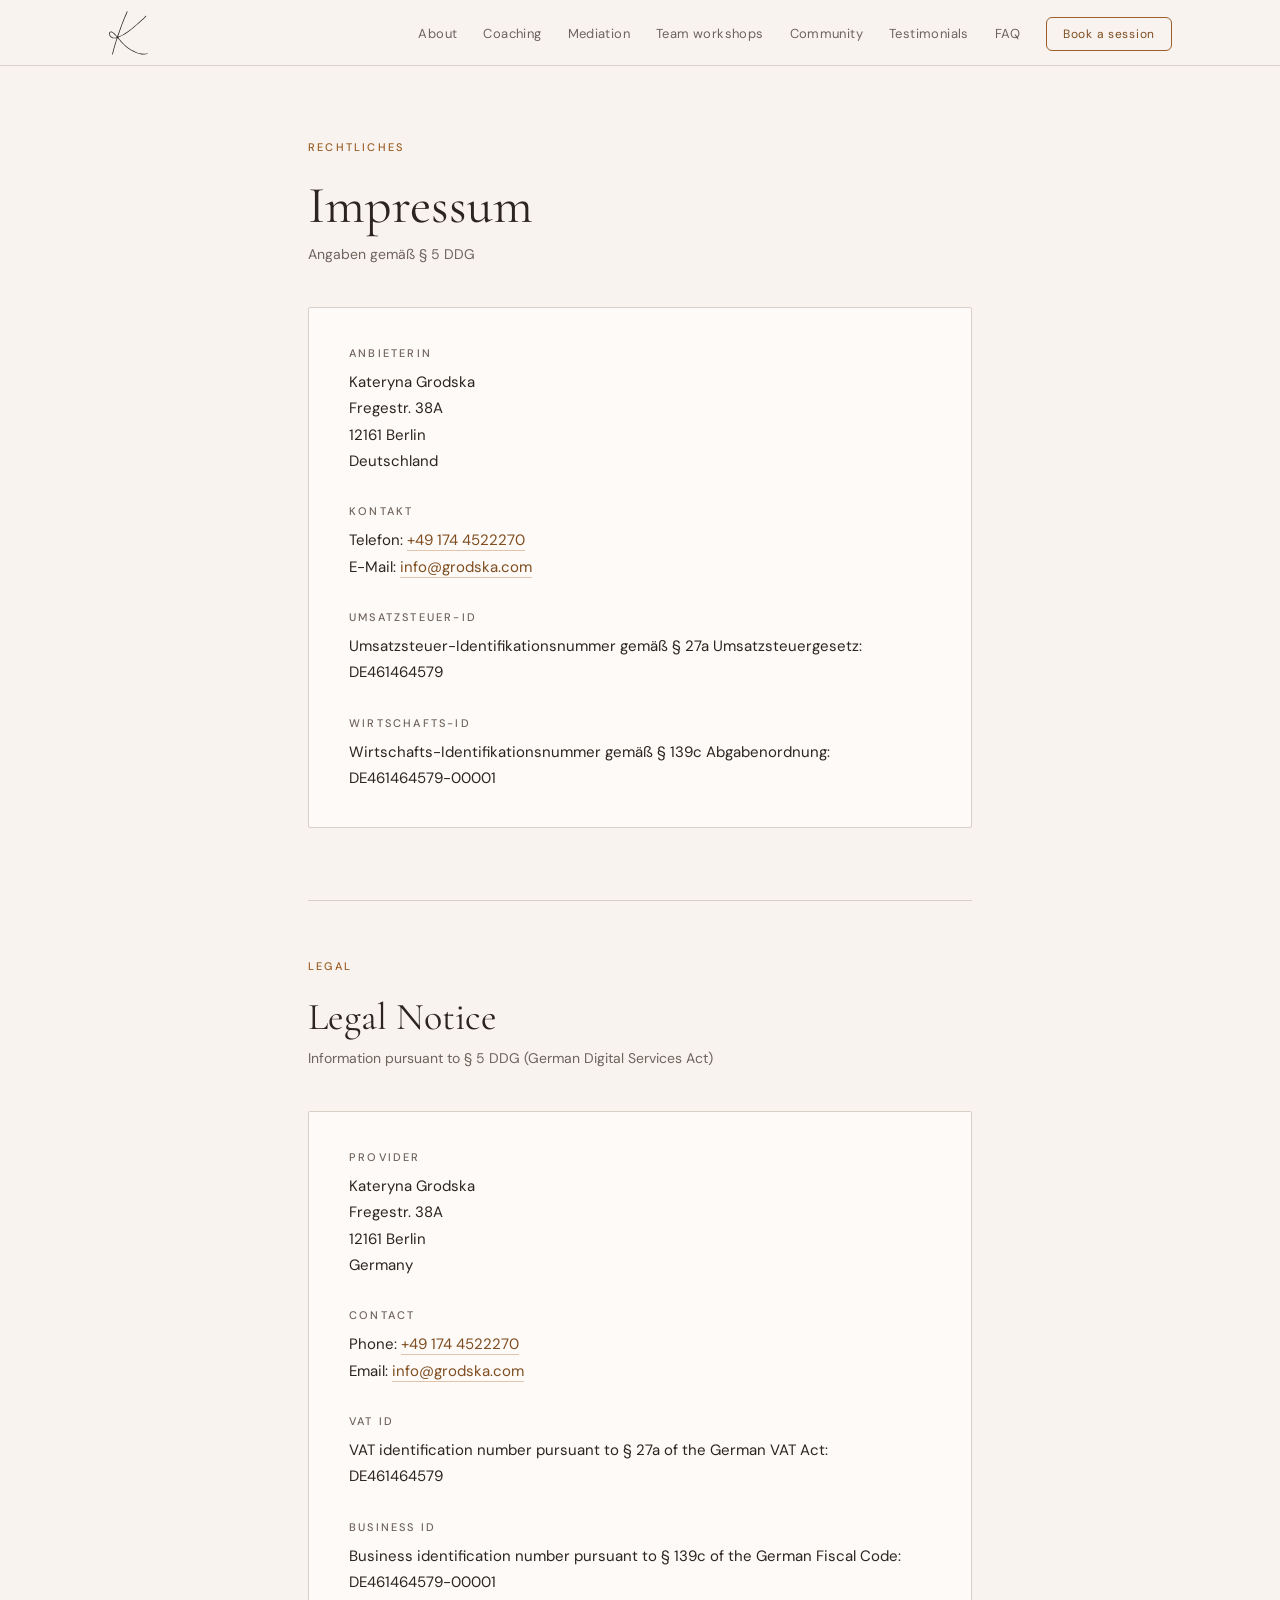
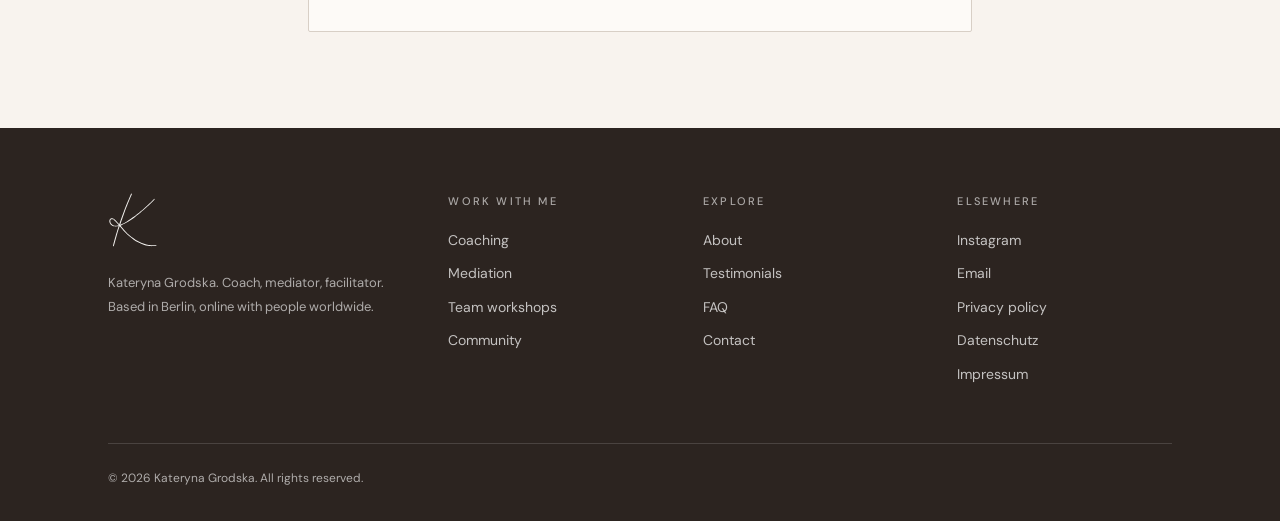
<file: impressum.html>
<!DOCTYPE html>
<html lang="de">
<head>
<meta charset="UTF-8">
<meta name="viewport" content="width=device-width, initial-scale=1.0">
<title>Impressum · Kateryna Grodska</title>
<meta name="description" content="Impressum / Legal Notice – Kateryna Grodska, Coaching, Mediation & Facilitation, Berlin.">
<meta name="robots" content="noindex, follow">
<meta property="og:title" content="Impressum · Kateryna Grodska">
<meta property="og:description" content="Impressum / Legal Notice – Kateryna Grodska, Coaching, Mediation & Facilitation, Berlin.">
<meta property="og:type" content="website">
<meta property="og:url" content="https://grodska.com/impressum.html">
<link rel="canonical" href="https://grodska.com/impressum.html">
<meta name="theme-color" content="#F8F3EE">
<link rel="icon" href="images/favicon.svg" type="image/svg+xml">
<link rel="icon" href="images/favicon-64.png" sizes="64x64" type="image/png">
<link rel="apple-touch-icon" href="images/apple-touch-icon.png">
<link rel="stylesheet" href="fonts/fonts.css">
<link rel="stylesheet" href="styles.css?v=37">
<script>document.documentElement.classList.add('js')</script>
</head>
<body>
<a class="skip" href="#main">Skip to content</a>
<header class="site-nav">
  <div class="nav-inner">
    <a href="index.html" class="logo" aria-label="Kateryna Grodska, home"><img src="images/logo-mark.svg" alt="" width="40" height="42"></a>
    <button class="nav-toggle" aria-label="Menu" aria-expanded="false" aria-controls="nav-links"><span></span><span></span><span></span></button>
    <ul class="nav-links" id="nav-links">
      <li><a href="about.html">About</a></li><li><a href="coaching.html">Coaching</a></li><li><a href="mediation.html">Mediation</a></li><li><a href="workshops.html">Team workshops</a></li><li><a href="community.html">Community</a></li><li><a href="testimonials.html">Testimonials</a></li><li><a href="faq.html">FAQ</a></li><li><a class="nav-cta" href="contact.html#book">Book a session</a></li>
    </ul>
  </div>
</header>
<main id="main">
<div class="legal-wrap">
  <p class="eyebrow">Rechtliches</p>
  <h1>Impressum</h1>
  <p class="subtitle">Angaben gemäß § 5 DDG</p>

  <section class="legal-card">
    <h2>Anbieterin</h2>
    <p>
      Kateryna Grodska<br>
      Fregestr. 38A<br>
      12161 Berlin<br>
      Deutschland
    </p>

    <h2>Kontakt</h2>
    <p>
      Telefon: <a href="tel:+491744522270">+49 174 4522270</a><br>
      E-Mail: <a href="mailto:info@grodska.com">info@grodska.com</a>
    </p>

    <h2>Umsatzsteuer-ID</h2>
    <p>
      Umsatzsteuer-Identifikationsnummer gemäß § 27a Umsatzsteuergesetz:<br>
      DE461464579
    </p>

    <h2>Wirtschafts-ID</h2>
    <p>
      Wirtschafts-Identifikationsnummer gemäß § 139c Abgabenordnung:<br>
      DE461464579-00001
    </p>
  </section>

  <hr class="legal-divider">

  <div class="legal-en" lang="en">
    <p class="eyebrow">Legal</p>
    <h1>Legal Notice</h1>
    <p class="subtitle">Information pursuant to § 5 DDG (German Digital Services Act)</p>

    <section class="legal-card">
      <h2>Provider</h2>
      <p>
        Kateryna Grodska<br>
        Fregestr. 38A<br>
        12161 Berlin<br>
        Germany
      </p>

      <h2>Contact</h2>
      <p>
        Phone: <a href="tel:+491744522270">+49 174 4522270</a><br>
        Email: <a href="mailto:info@grodska.com">info@grodska.com</a>
      </p>

      <h2>VAT ID</h2>
      <p>
        VAT identification number pursuant to § 27a of the German VAT Act:<br>
        DE461464579
      </p>

      <h2>Business ID</h2>
      <p>
        Business identification number pursuant to § 139c of the German Fiscal Code:<br>
        DE461464579-00001
      </p>
    </section>
  </div>
</div>
</main>
<footer class="site-footer">
  <div class="container">
    <div class="footer-grid">
      <div class="footer-brand">
        <a href="index.html" class="logo" aria-label="Kateryna Grodska, home"><img src="images/logo-mark-light.svg" alt="" width="40" height="42"></a>
        <p>Kateryna Grodska. Coach, mediator, facilitator. Based in Berlin, online with people worldwide.</p>
      </div>
      <div>
        <p class="fh">Work with me</p>
        <a href="coaching.html">Coaching</a>
        <a href="mediation.html">Mediation</a>
        <a href="workshops.html">Team workshops</a>
        <a href="community.html">Community</a>
      </div>
      <div>
        <p class="fh">Explore</p>
        <a href="about.html">About</a>
        <a href="testimonials.html">Testimonials</a>
        <a href="faq.html">FAQ</a>
        <a href="contact.html">Contact</a>
      </div>
      <div>
        <p class="fh">Elsewhere</p>
        <a href="https://www.instagram.com/grodska_coaching/" target="_blank" rel="noopener">Instagram</a>
        <a href="mailto:info@grodska.com">Email</a>
        <a href="privacy.html">Privacy policy</a>
        <a href="datenschutz.html">Datenschutz</a>
        <a href="impressum.html">Impressum</a>
      </div>
    </div>
    <div class="footer-bottom">
      <span>© 2026 Kateryna Grodska. All rights reserved.</span>
    </div>
  </div>
</footer>
<script src="site.js?v=10"></script>
</body>
</html>
</file>
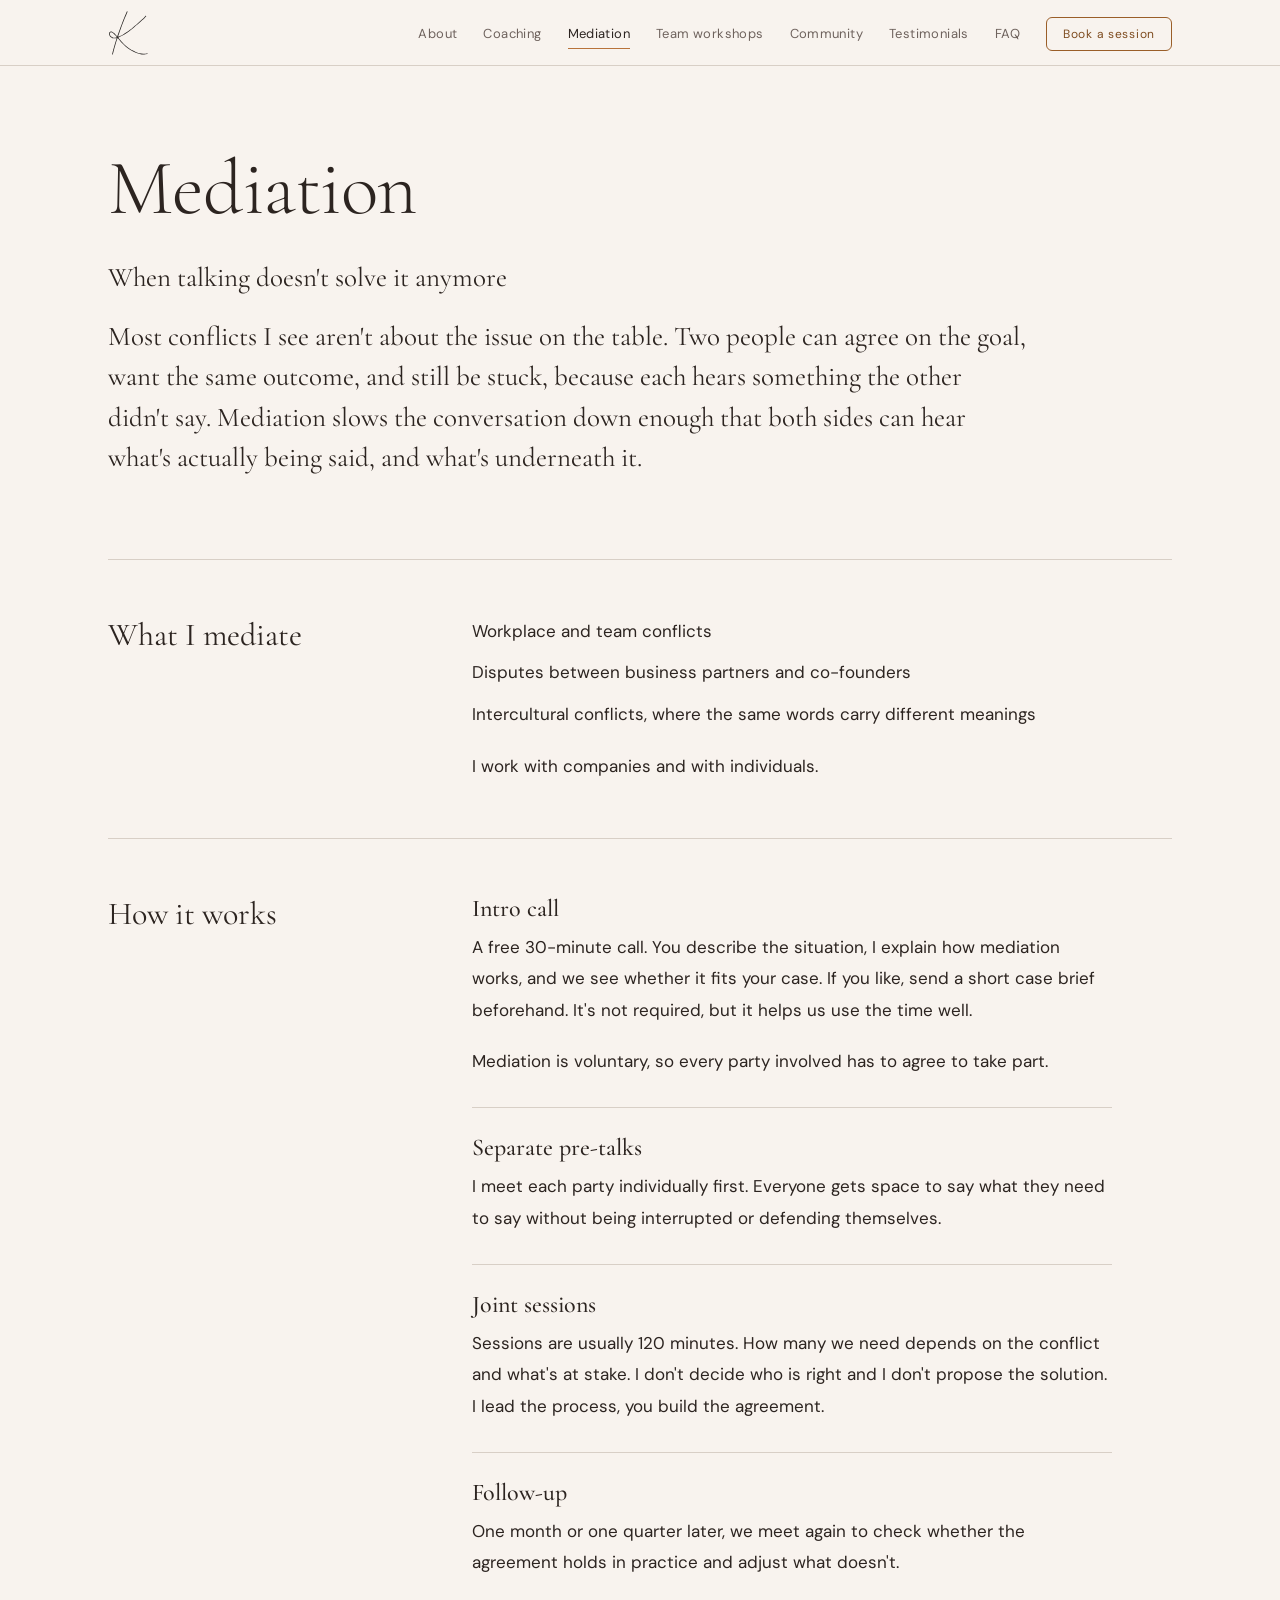
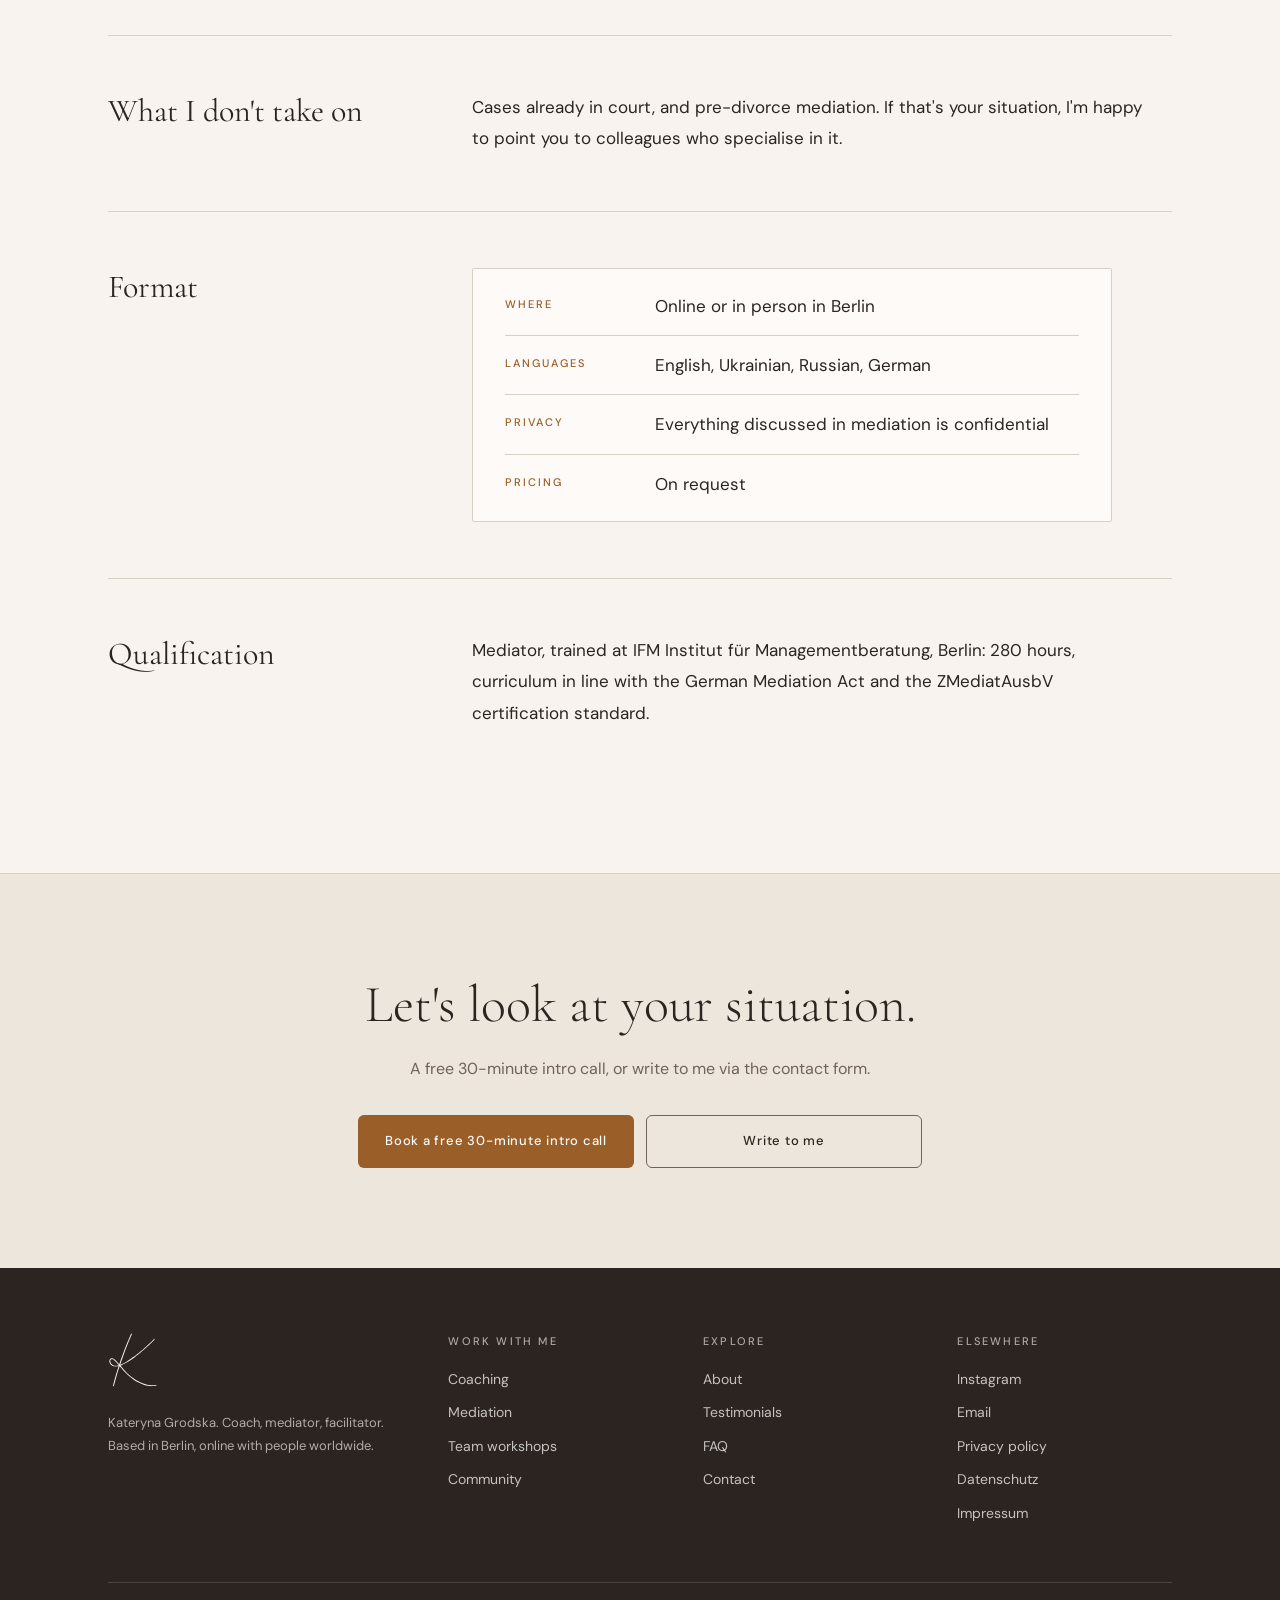
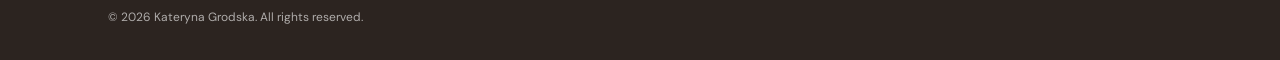
<file: mediation.html>
<!DOCTYPE html>
<html lang="en">
<head>
<meta charset="UTF-8">
<meta name="viewport" content="width=device-width, initial-scale=1.0">
<title>Mediation · Kateryna Grodska</title>
<meta name="description" content="Mediation for workplace and team conflicts, co-founder disputes and intercultural conflicts. Trained at IFM Berlin. Online or in Berlin.">
<meta name="robots" content="index, follow">
<meta property="og:title" content="Mediation · Kateryna Grodska">
<meta property="og:description" content="Mediation for workplace and team conflicts, co-founder disputes and intercultural conflicts. Trained at IFM Berlin. Online or in Berlin.">
<meta property="og:type" content="website">
<meta property="og:url" content="https://grodska.com/mediation.html">
<link rel="canonical" href="https://grodska.com/mediation.html">
<meta name="theme-color" content="#F8F3EE">
<link rel="icon" href="images/favicon.svg" type="image/svg+xml">
<link rel="icon" href="images/favicon-64.png" sizes="64x64" type="image/png">
<link rel="apple-touch-icon" href="images/apple-touch-icon.png">
<link rel="stylesheet" href="fonts/fonts.css">
<link rel="stylesheet" href="styles.css?v=37">
<script>document.documentElement.classList.add('js')</script>
</head>
<body>
<a class="skip" href="#main">Skip to content</a>
<header class="site-nav">
  <div class="nav-inner">
    <a href="index.html" class="logo" aria-label="Kateryna Grodska, home"><img src="images/logo-mark.svg" alt="" width="40" height="42"></a>
    <button class="nav-toggle" aria-label="Menu" aria-expanded="false" aria-controls="nav-links"><span></span><span></span><span></span></button>
    <ul class="nav-links" id="nav-links">
      <li><a href="about.html">About</a></li><li><a href="coaching.html">Coaching</a></li><li><a href="mediation.html" aria-current="page">Mediation</a></li><li><a href="workshops.html">Team workshops</a></li><li><a href="community.html">Community</a></li><li><a href="testimonials.html">Testimonials</a></li><li><a href="faq.html">FAQ</a></li><li><a class="nav-cta" href="contact.html#book">Book a session</a></li>
    </ul>
  </div>
</header>
<main id="main">
<section class="page-hero">
  <div class="container">
    <h1 class="reveal">Mediation</h1>
    <p class="lede reveal">When talking doesn't solve it anymore</p>
    <p class="lede reveal">Most conflicts I see aren't about the issue on the table. Two people can agree on the goal, want the same outcome, and still be stuck, because each hears something the other didn't say. Mediation slows the conversation down enough that both sides can hear what's actually being said, and what's underneath it.</p>
  </div>
</section>
<section class="section" style="padding-top:24px">
  <div class="container">
    <div class="split reveal">
  <h2>What I mediate</h2>
  <div class="prose">
    <ul class="rules">
      <li>Workplace and team conflicts</li>
      <li>Disputes between business partners and co-founders</li>
      <li>Intercultural conflicts, where the same words carry different meanings</li>
    </ul>
    <p style="margin-top:1.2em">I work with companies and with individuals.</p>
  </div>
</div>
    <div class="split reveal">
  <h2>How it works</h2>
  <div class="prose">
    <ol class="steps">
      <li><div><h3>Intro call</h3>
        <p>A free 30-minute call. You describe the situation, I explain how mediation works, and we see whether it fits your case. If you like, send a short case brief beforehand. It's not required, but it helps us use the time well.</p>
        <p>Mediation is voluntary, so every party involved has to agree to take part.</p></div></li>
      <li><div><h3>Separate pre-talks</h3>
        <p>I meet each party individually first. Everyone gets space to say what they need to say without being interrupted or defending themselves.</p></div></li>
      <li><div><h3>Joint sessions</h3>
        <p>Sessions are usually 120 minutes. How many we need depends on the conflict and what's at stake. I don't decide who is right and I don't propose the solution. I lead the process, you build the agreement.</p></div></li>
      <li><div><h3>Follow-up</h3>
        <p>One month or one quarter later, we meet again to check whether the agreement holds in practice and adjust what doesn't.</p></div></li>
    </ol>
  </div>
</div>
    <div class="split reveal">
  <h2>What I don't take on</h2>
  <div class="prose">
    <p>Cases already in court, and pre-divorce mediation. If that's your situation, I'm happy to point you to colleagues who specialise in it.</p>
  </div>
</div>
    <div class="split reveal">
  <h2>Format</h2>
  <div class="prose">
    <div class="panel"><dl>
      <dt>Where</dt><dd>Online or in person in Berlin</dd>
      <dt>Languages</dt><dd>English, Ukrainian, Russian, German</dd>
      <dt>Privacy</dt><dd>Everything discussed in mediation is confidential</dd>
      <dt>Pricing</dt><dd>On request</dd>
    </dl></div>
  </div>
</div>
    <div class="split reveal">
  <h2>Qualification</h2>
  <div class="prose">
    <p>Mediator, trained at IFM Institut für Managementberatung, Berlin: 280 hours, curriculum in line with the German Mediation Act and the ZMediatAusbV certification standard.</p>
  </div>
</div>
  </div>
</section>
<section class="cta-band">
  <div class="container reveal">
    <h2>Let's look at your situation.</h2>
    <p>A free 30-minute intro call, or write to me via the contact form.</p>
    <div class="btn-group"><a class="btn btn-primary" href="contact.html#book" data-book="mediation">Book a free 30-minute intro call</a><a class="btn btn-secondary" href="contact.html?interest=mediation#write">Write to me</a></div>
    
  </div>
</section>
</main>
<footer class="site-footer">
  <div class="container">
    <div class="footer-grid">
      <div class="footer-brand">
        <a href="index.html" class="logo" aria-label="Kateryna Grodska, home"><img src="images/logo-mark-light.svg" alt="" width="40" height="42"></a>
        <p>Kateryna Grodska. Coach, mediator, facilitator. Based in Berlin, online with people worldwide.</p>
      </div>
      <div>
        <p class="fh">Work with me</p>
        <a href="coaching.html">Coaching</a>
        <a href="mediation.html">Mediation</a>
        <a href="workshops.html">Team workshops</a>
        <a href="community.html">Community</a>
      </div>
      <div>
        <p class="fh">Explore</p>
        <a href="about.html">About</a>
        <a href="testimonials.html">Testimonials</a>
        <a href="faq.html">FAQ</a>
        <a href="contact.html">Contact</a>
      </div>
      <div>
        <p class="fh">Elsewhere</p>
        <a href="https://www.instagram.com/grodska_coaching/" target="_blank" rel="noopener">Instagram</a>
        <a href="mailto:info@grodska.com">Email</a>
        <a href="privacy.html">Privacy policy</a>
        <a href="datenschutz.html">Datenschutz</a>
        <a href="impressum.html">Impressum</a>
      </div>
    </div>
    <div class="footer-bottom">
      <span>© 2026 Kateryna Grodska. All rights reserved.</span>
    </div>
  </div>
</footer>
<script src="site.js?v=10"></script>
</body>
</html>
</file>
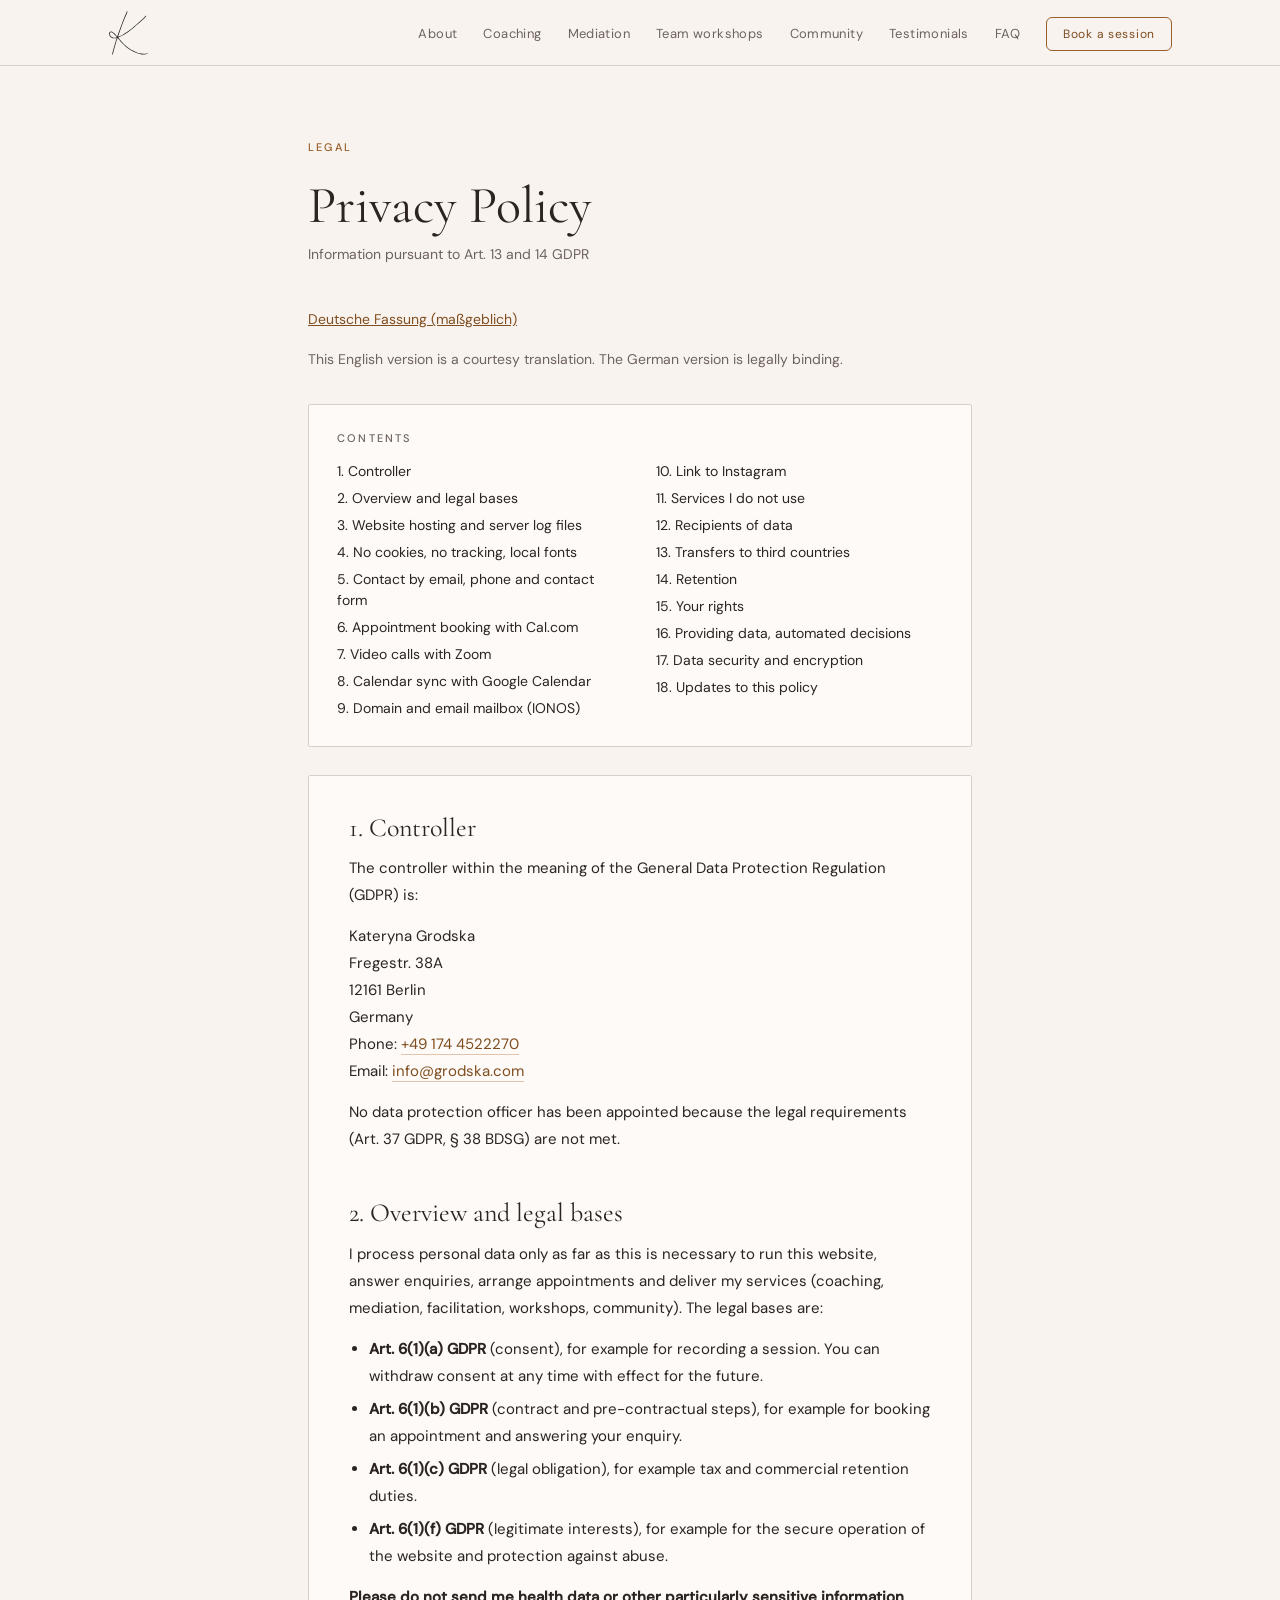
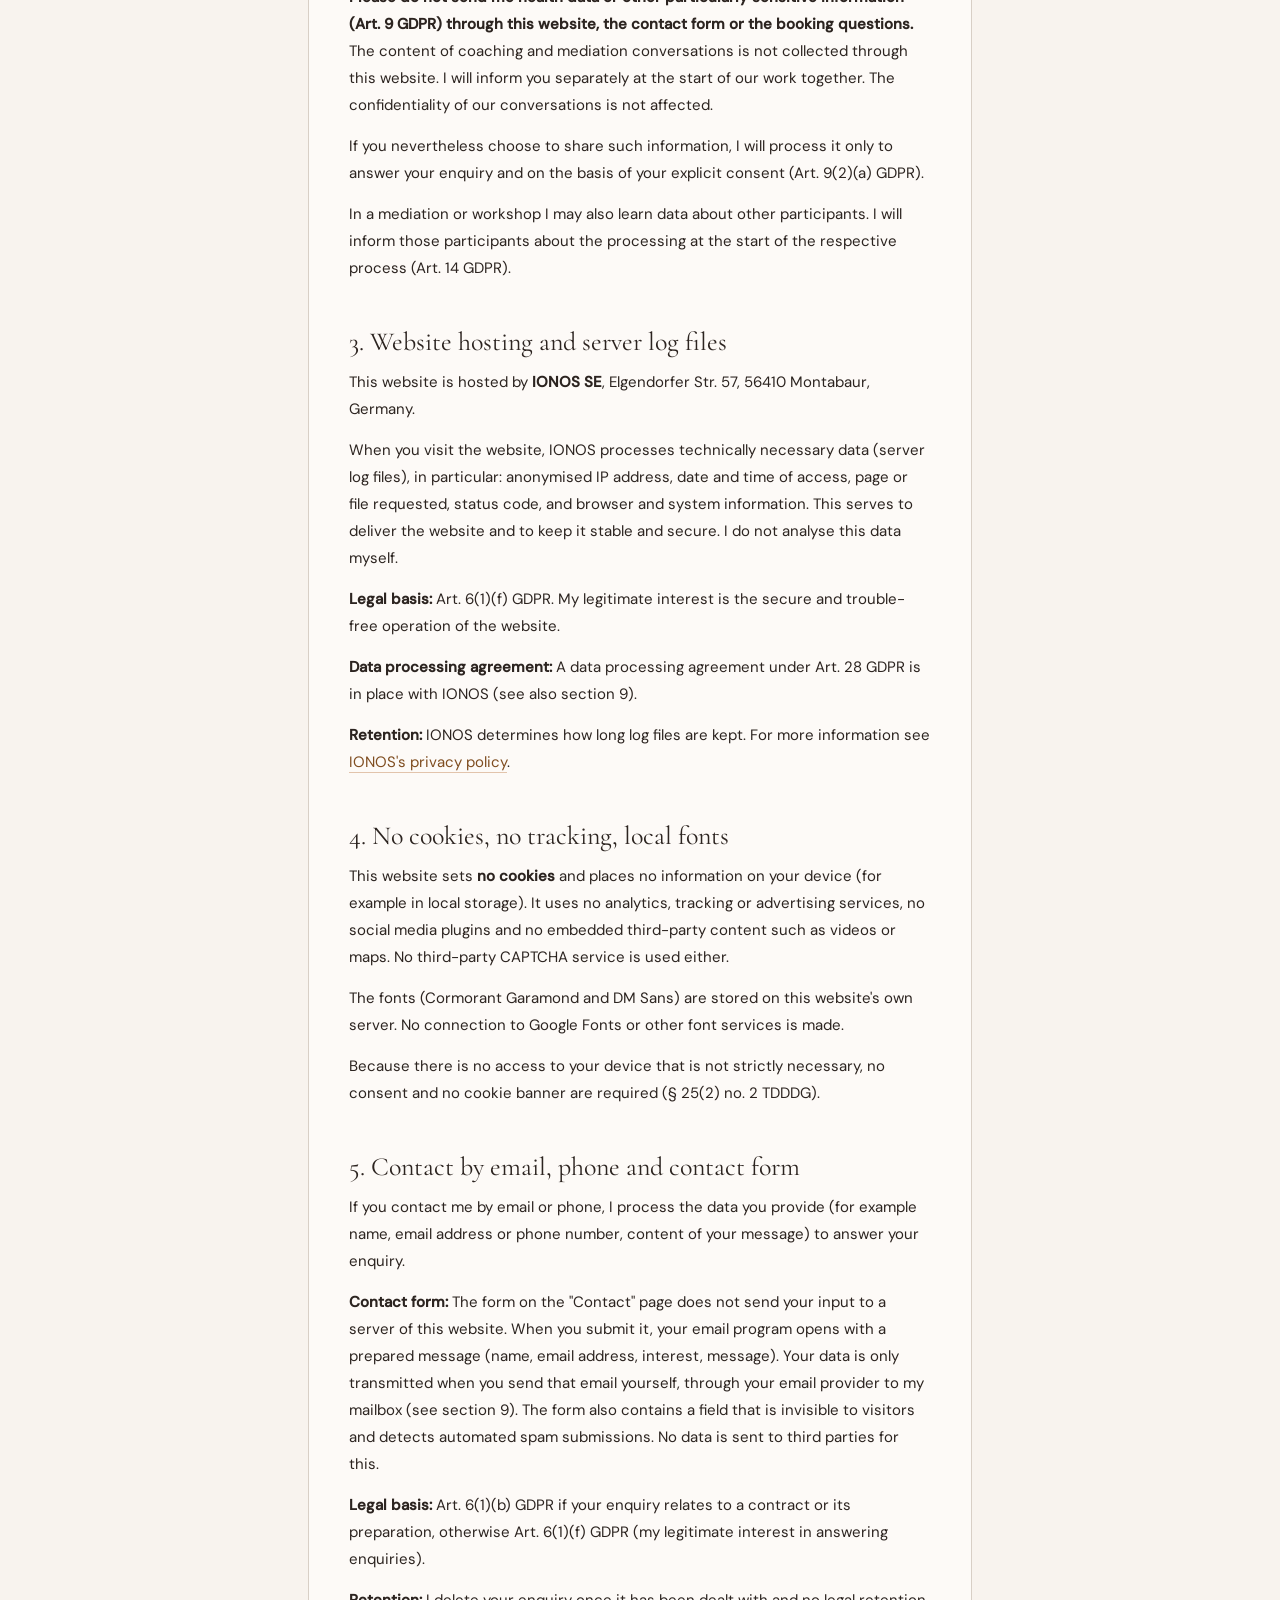
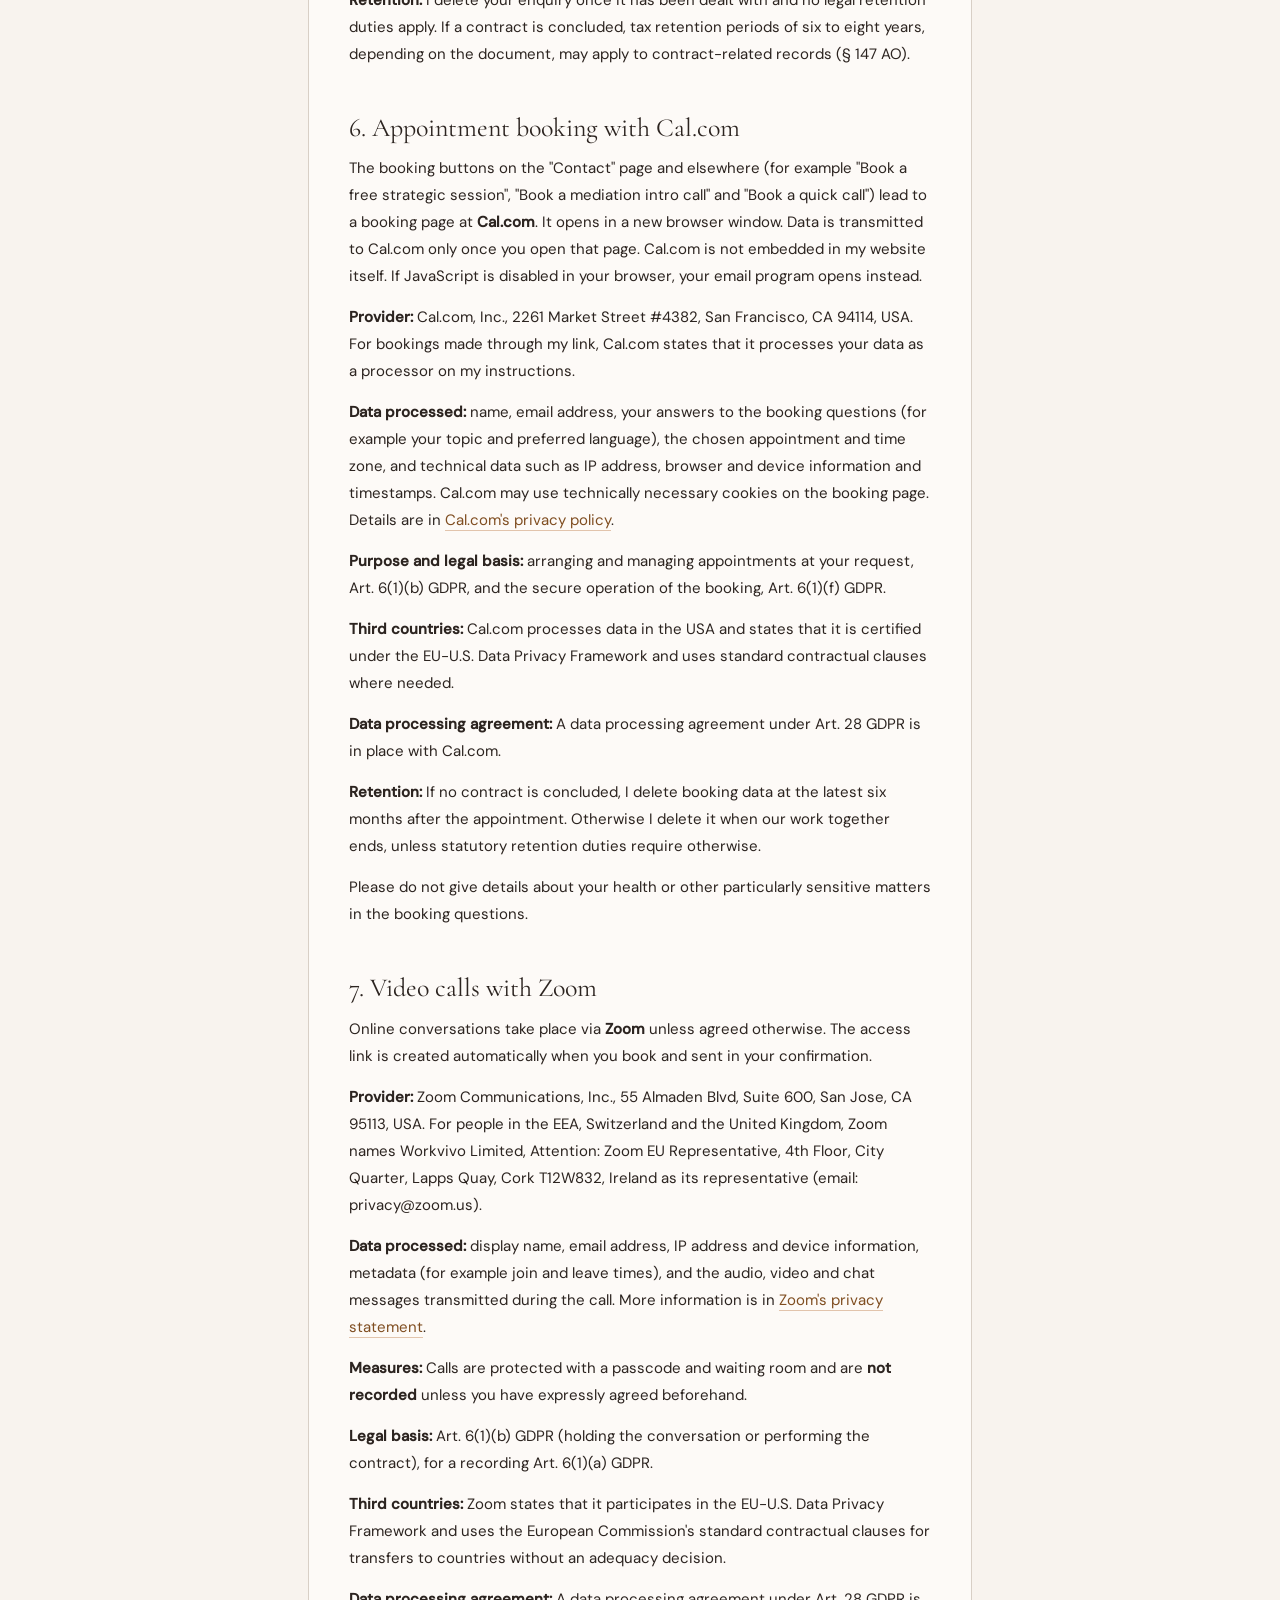
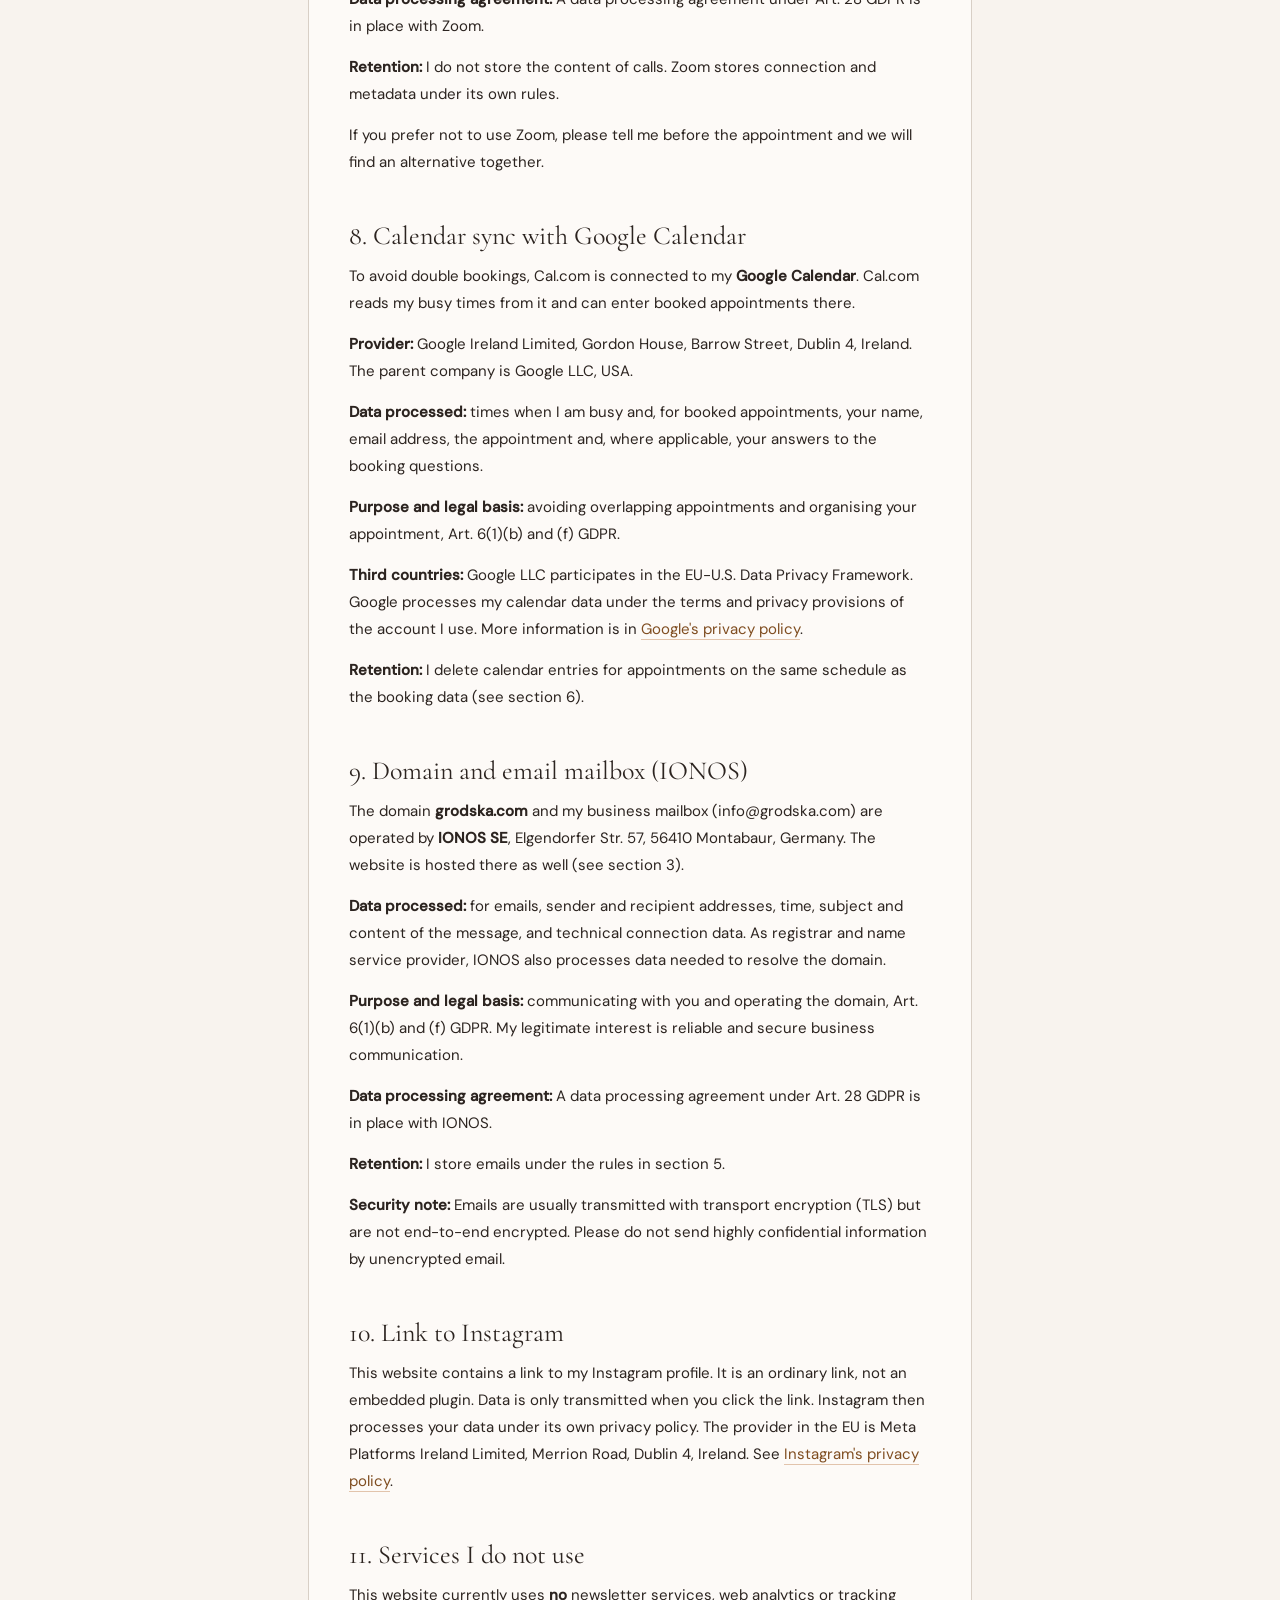
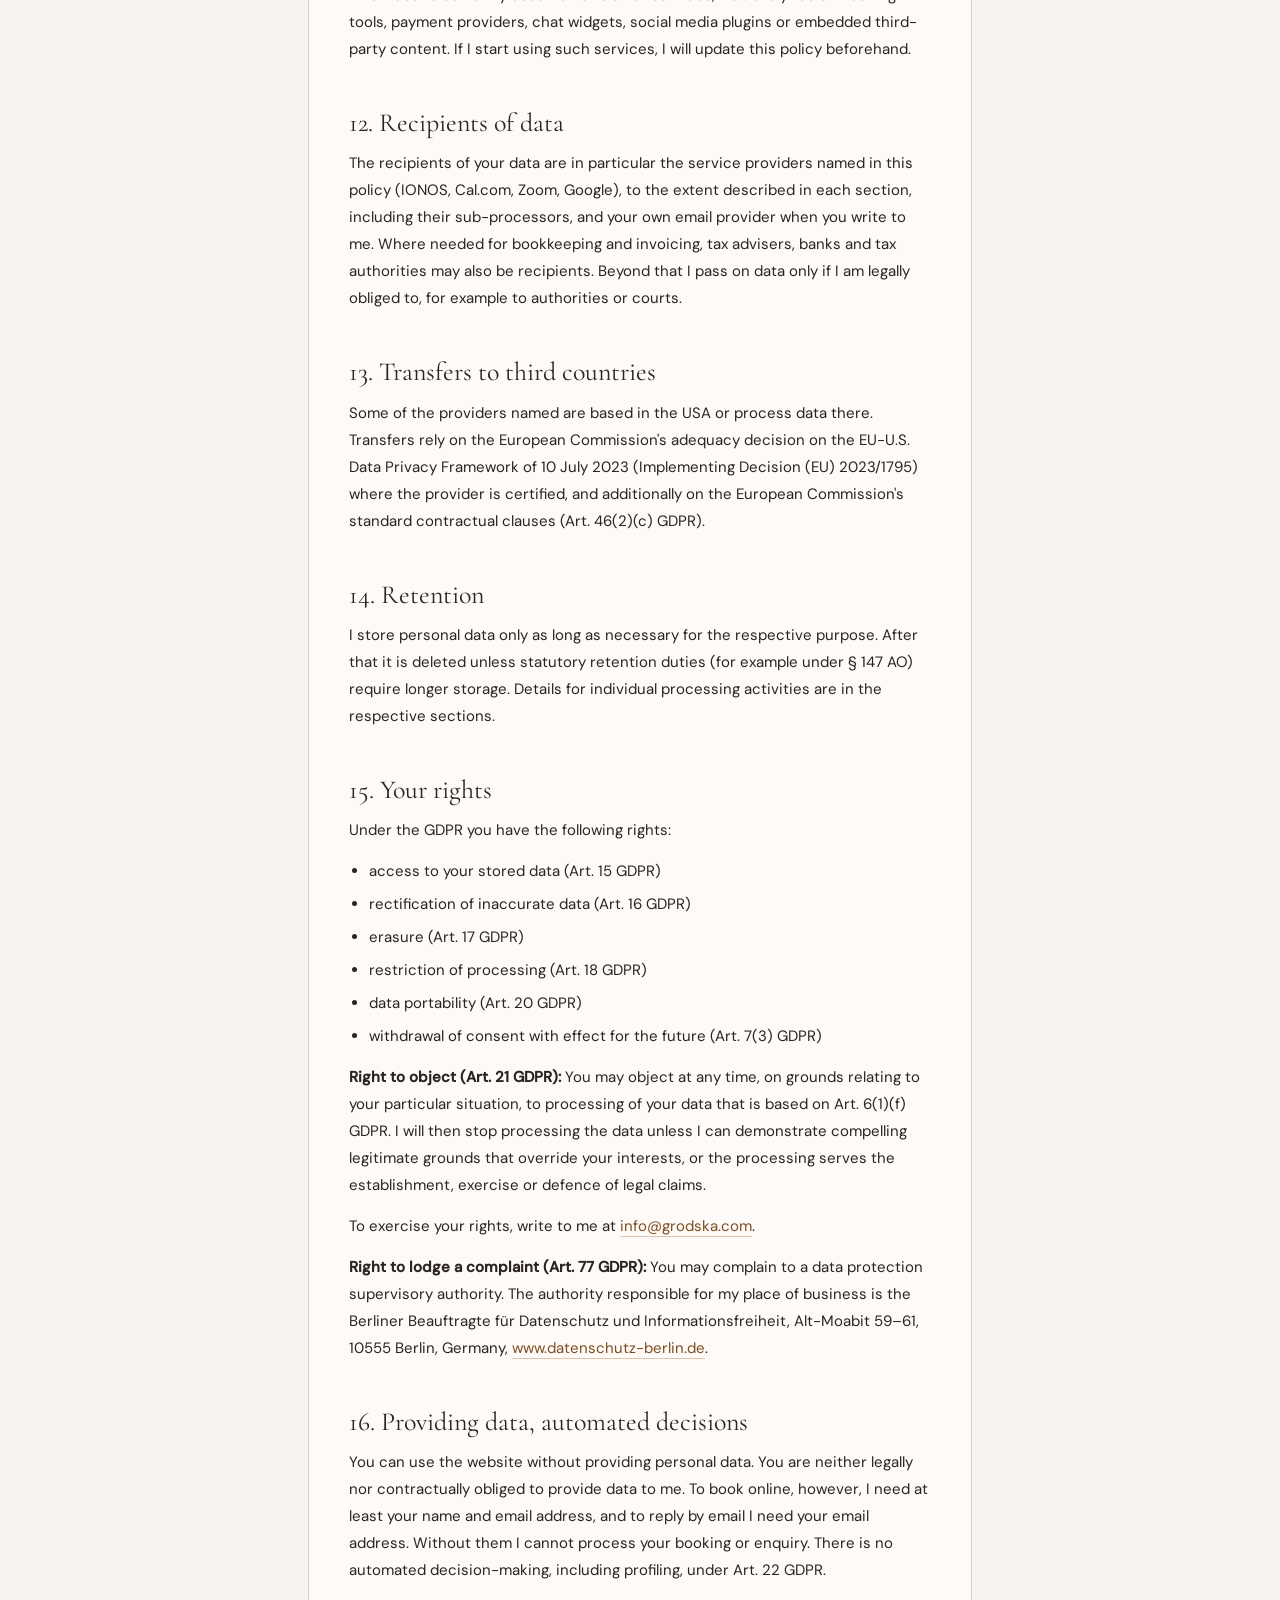
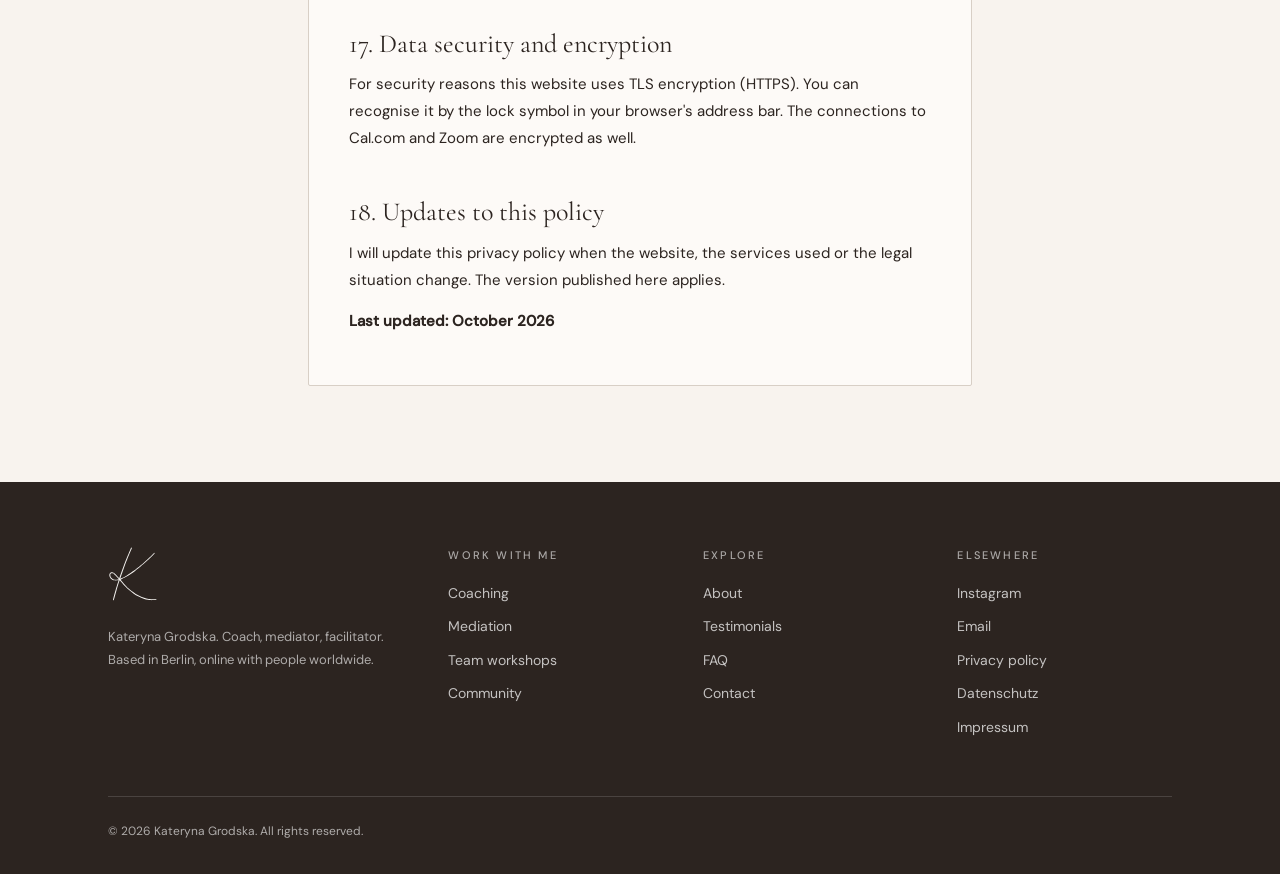
<file: privacy.html>
<!DOCTYPE html>
<html lang="en">
<head>
<meta charset="UTF-8">
<meta name="viewport" content="width=device-width, initial-scale=1.0">
<title>Privacy Policy · Kateryna Grodska</title>
<meta name="description" content="Privacy policy for the website of Kateryna Grodska, coaching, mediation and facilitation, Berlin.">
<meta name="robots" content="noindex, follow">
<meta property="og:title" content="Privacy Policy · Kateryna Grodska">
<meta property="og:description" content="Privacy policy for the website of Kateryna Grodska, coaching, mediation and facilitation, Berlin.">
<meta property="og:type" content="website">
<meta property="og:url" content="https://grodska.com/privacy.html">
<link rel="canonical" href="https://grodska.com/privacy.html">
<meta name="theme-color" content="#F8F3EE">
<link rel="icon" href="images/favicon.svg" type="image/svg+xml">
<link rel="icon" href="images/favicon-64.png" sizes="64x64" type="image/png">
<link rel="apple-touch-icon" href="images/apple-touch-icon.png">
<link rel="stylesheet" href="fonts/fonts.css">
<link rel="stylesheet" href="styles.css?v=37">
<script>document.documentElement.classList.add('js')</script>
</head>
<body>
<a class="skip" href="#main">Skip to content</a>
<header class="site-nav">
  <div class="nav-inner">
    <a href="index.html" class="logo" aria-label="Kateryna Grodska, home"><img src="images/logo-mark.svg" alt="" width="40" height="42"></a>
    <button class="nav-toggle" aria-label="Menu" aria-expanded="false" aria-controls="nav-links"><span></span><span></span><span></span></button>
    <ul class="nav-links" id="nav-links">
      <li><a href="about.html">About</a></li><li><a href="coaching.html">Coaching</a></li><li><a href="mediation.html">Mediation</a></li><li><a href="workshops.html">Team workshops</a></li><li><a href="community.html">Community</a></li><li><a href="testimonials.html">Testimonials</a></li><li><a href="faq.html">FAQ</a></li><li><a class="nav-cta" href="contact.html#book">Book a session</a></li>
    </ul>
  </div>
</header>
<main id="main">
<div class="legal-wrap">
  <p class="eyebrow">Legal</p>
  <h1>Privacy Policy</h1>
  <p class="subtitle">Information pursuant to Art. 13 and 14 GDPR</p>
  <p class="subtitle"><a href="datenschutz.html" lang="de">Deutsche Fassung (maßgeblich)</a></p>
  <p class="policy-note">This English version is a courtesy translation. The German version is legally binding.</p>
  <nav class="policy-toc" aria-label="Contents"><p class="policy-toc-h">Contents</p><ol><li><a href="#verantwortliche">1. Controller</a></li><li><a href="#ueberblick">2. Overview and legal bases</a></li><li><a href="#hosting">3. Website hosting and server log files</a></li><li><a href="#cookies">4. No cookies, no tracking, local fonts</a></li><li><a href="#kontakt">5. Contact by email, phone and contact form</a></li><li><a href="#cal">6. Appointment booking with Cal.com</a></li><li><a href="#zoom">7. Video calls with Zoom</a></li><li><a href="#google">8. Calendar sync with Google Calendar</a></li><li><a href="#ionos">9. Domain and email mailbox (IONOS)</a></li><li><a href="#instagram">10. Link to Instagram</a></li><li><a href="#nicht-genutzt">11. Services I do not use</a></li><li><a href="#empfaenger">12. Recipients of data</a></li><li><a href="#drittland">13. Transfers to third countries</a></li><li><a href="#speicherdauer">14. Retention</a></li><li><a href="#rechte">15. Your rights</a></li><li><a href="#pflicht">16. Providing data, automated decisions</a></li><li><a href="#sicherheit">17. Data security and encryption</a></li><li><a href="#aenderungen">18. Updates to this policy</a></li></ol></nav>
  <section class="legal-card policy"><h2 id="verantwortliche">1. Controller</h2>
<p>The controller within the meaning of the General Data Protection Regulation (GDPR) is:</p>
<p>Kateryna Grodska<br>Fregestr. 38A<br>12161 Berlin<br>Germany<br>
Phone: <a href="tel:+491744522270">+49 174 4522270</a><br>
Email: <a href="mailto:info@grodska.com">info@grodska.com</a></p>
<p>No data protection officer has been appointed because the legal requirements (Art. 37 GDPR, § 38 BDSG) are not met.</p>
<h2 id="ueberblick">2. Overview and legal bases</h2>
<p>I process personal data only as far as this is necessary to run this website, answer enquiries, arrange appointments and deliver my services (coaching, mediation, facilitation, workshops, community). The legal bases are:</p>
<ul>
<li><strong>Art. 6(1)(a) GDPR</strong> (consent), for example for recording a session. You can withdraw consent at any time with effect for the future.</li>
<li><strong>Art. 6(1)(b) GDPR</strong> (contract and pre-contractual steps), for example for booking an appointment and answering your enquiry.</li>
<li><strong>Art. 6(1)(c) GDPR</strong> (legal obligation), for example tax and commercial retention duties.</li>
<li><strong>Art. 6(1)(f) GDPR</strong> (legitimate interests), for example for the secure operation of the website and protection against abuse.</li>
</ul>
<p><strong>Please do not send me health data or other particularly sensitive information (Art. 9 GDPR) through this website, the contact form or the booking questions.</strong> The content of coaching and mediation conversations is not collected through this website. I will inform you separately at the start of our work together. The confidentiality of our conversations is not affected.</p>
<p>If you nevertheless choose to share such information, I will process it only to answer your enquiry and on the basis of your explicit consent (Art. 9(2)(a) GDPR).</p>
<p>In a mediation or workshop I may also learn data about other participants. I will inform those participants about the processing at the start of the respective process (Art. 14 GDPR).</p>
<h2 id="hosting">3. Website hosting and server log files</h2>
<p>This website is hosted by <strong>IONOS SE</strong>, Elgendorfer Str. 57, 56410 Montabaur, Germany.</p>
<p>When you visit the website, IONOS processes technically necessary data (server log files), in particular: anonymised IP address, date and time of access, page or file requested, status code, and browser and system information. This serves to deliver the website and to keep it stable and secure. I do not analyse this data myself.</p>
<p><strong>Legal basis:</strong> Art. 6(1)(f) GDPR. My legitimate interest is the secure and trouble-free operation of the website.</p>
<p><strong>Data processing agreement:</strong> A data processing agreement under Art. 28 GDPR is in place with IONOS (see also section 9).</p>
<p><strong>Retention:</strong> IONOS determines how long log files are kept. For more information see <a href="https://www.ionos.com/terms-gtc/privacy-policy/" target="_blank" rel="noopener">IONOS's privacy policy</a>.</p>
<h2 id="cookies">4. No cookies, no tracking, local fonts</h2>
<p>This website sets <strong>no cookies</strong> and places no information on your device (for example in local storage). It uses no analytics, tracking or advertising services, no social media plugins and no embedded third-party content such as videos or maps. No third-party CAPTCHA service is used either.</p>
<p>The fonts (Cormorant Garamond and DM Sans) are stored on this website's own server. No connection to Google Fonts or other font services is made.</p>
<p>Because there is no access to your device that is not strictly necessary, no consent and no cookie banner are required (§ 25(2) no. 2 TDDDG).</p>
<h2 id="kontakt">5. Contact by email, phone and contact form</h2>
<p>If you contact me by email or phone, I process the data you provide (for example name, email address or phone number, content of your message) to answer your enquiry.</p>
<p><strong>Contact form:</strong> The form on the "Contact" page does not send your input to a server of this website. When you submit it, your email program opens with a prepared message (name, email address, interest, message). Your data is only transmitted when you send that email yourself, through your email provider to my mailbox (see section 9). The form also contains a field that is invisible to visitors and detects automated spam submissions. No data is sent to third parties for this.</p>
<p><strong>Legal basis:</strong> Art. 6(1)(b) GDPR if your enquiry relates to a contract or its preparation, otherwise Art. 6(1)(f) GDPR (my legitimate interest in answering enquiries).</p>
<p><strong>Retention:</strong> I delete your enquiry once it has been dealt with and no legal retention duties apply. If a contract is concluded, tax retention periods of six to eight years, depending on the document, may apply to contract-related records (§ 147 AO).</p>
<h2 id="cal">6. Appointment booking with Cal.com</h2>
<p>The booking buttons on the "Contact" page and elsewhere (for example "Book a free strategic session", "Book a mediation intro call" and "Book a quick call") lead to a booking page at <strong>Cal.com</strong>. It opens in a new browser window. Data is transmitted to Cal.com only once you open that page. Cal.com is not embedded in my website itself. If JavaScript is disabled in your browser, your email program opens instead.</p>
<p><strong>Provider:</strong> Cal.com, Inc., 2261 Market Street #4382, San Francisco, CA 94114, USA. For bookings made through my link, Cal.com states that it processes your data as a processor on my instructions.</p>
<p><strong>Data processed:</strong> name, email address, your answers to the booking questions (for example your topic and preferred language), the chosen appointment and time zone, and technical data such as IP address, browser and device information and timestamps. Cal.com may use technically necessary cookies on the booking page. Details are in <a href="https://cal.com/privacy" target="_blank" rel="noopener">Cal.com's privacy policy</a>.</p>
<p><strong>Purpose and legal basis:</strong> arranging and managing appointments at your request, Art. 6(1)(b) GDPR, and the secure operation of the booking, Art. 6(1)(f) GDPR.</p>
<p><strong>Third countries:</strong> Cal.com processes data in the USA and states that it is certified under the EU-U.S. Data Privacy Framework and uses standard contractual clauses where needed.</p>
<p><strong>Data processing agreement:</strong> A data processing agreement under Art. 28 GDPR is in place with Cal.com.</p>
<p><strong>Retention:</strong> If no contract is concluded, I delete booking data at the latest six months after the appointment. Otherwise I delete it when our work together ends, unless statutory retention duties require otherwise.</p>
<p>Please do not give details about your health or other particularly sensitive matters in the booking questions.</p>
<h2 id="zoom">7. Video calls with Zoom</h2>
<p>Online conversations take place via <strong>Zoom</strong> unless agreed otherwise. The access link is created automatically when you book and sent in your confirmation.</p>
<p><strong>Provider:</strong> Zoom Communications, Inc., 55 Almaden Blvd, Suite 600, San Jose, CA 95113, USA. For people in the EEA, Switzerland and the United Kingdom, Zoom names Workvivo Limited, Attention: Zoom EU Representative, 4th Floor, City Quarter, Lapps Quay, Cork T12W832, Ireland as its representative (email: privacy@zoom.us).</p>
<p><strong>Data processed:</strong> display name, email address, IP address and device information, metadata (for example join and leave times), and the audio, video and chat messages transmitted during the call. More information is in <a href="https://www.zoom.com/en/trust/privacy/privacy-statement/" target="_blank" rel="noopener">Zoom's privacy statement</a>.</p>
<p><strong>Measures:</strong> Calls are protected with a passcode and waiting room and are <strong>not recorded</strong> unless you have expressly agreed beforehand.</p>
<p><strong>Legal basis:</strong> Art. 6(1)(b) GDPR (holding the conversation or performing the contract), for a recording Art. 6(1)(a) GDPR.</p>
<p><strong>Third countries:</strong> Zoom states that it participates in the EU-U.S. Data Privacy Framework and uses the European Commission's standard contractual clauses for transfers to countries without an adequacy decision.</p>
<p><strong>Data processing agreement:</strong> A data processing agreement under Art. 28 GDPR is in place with Zoom.</p>
<p><strong>Retention:</strong> I do not store the content of calls. Zoom stores connection and metadata under its own rules.</p>
<p>If you prefer not to use Zoom, please tell me before the appointment and we will find an alternative together.</p>
<h2 id="google">8. Calendar sync with Google Calendar</h2>
<p>To avoid double bookings, Cal.com is connected to my <strong>Google Calendar</strong>. Cal.com reads my busy times from it and can enter booked appointments there.</p>
<p><strong>Provider:</strong> Google Ireland Limited, Gordon House, Barrow Street, Dublin 4, Ireland. The parent company is Google LLC, USA.</p>
<p><strong>Data processed:</strong> times when I am busy and, for booked appointments, your name, email address, the appointment and, where applicable, your answers to the booking questions.</p>
<p><strong>Purpose and legal basis:</strong> avoiding overlapping appointments and organising your appointment, Art. 6(1)(b) and (f) GDPR.</p>
<p><strong>Third countries:</strong> Google LLC participates in the EU-U.S. Data Privacy Framework. Google processes my calendar data under the terms and privacy provisions of the account I use. More information is in <a href="https://policies.google.com/privacy" target="_blank" rel="noopener">Google's privacy policy</a>.</p>
<p><strong>Retention:</strong> I delete calendar entries for appointments on the same schedule as the booking data (see section 6).</p>
<h2 id="ionos">9. Domain and email mailbox (IONOS)</h2>
<p>The domain <strong>grodska.com</strong> and my business mailbox (info@grodska.com) are operated by <strong>IONOS SE</strong>, Elgendorfer Str. 57, 56410 Montabaur, Germany. The website is hosted there as well (see section 3).</p>
<p><strong>Data processed:</strong> for emails, sender and recipient addresses, time, subject and content of the message, and technical connection data. As registrar and name service provider, IONOS also processes data needed to resolve the domain.</p>
<p><strong>Purpose and legal basis:</strong> communicating with you and operating the domain, Art. 6(1)(b) and (f) GDPR. My legitimate interest is reliable and secure business communication.</p>
<p><strong>Data processing agreement:</strong> A data processing agreement under Art. 28 GDPR is in place with IONOS.</p>
<p><strong>Retention:</strong> I store emails under the rules in section 5.</p>
<p><strong>Security note:</strong> Emails are usually transmitted with transport encryption (TLS) but are not end-to-end encrypted. Please do not send highly confidential information by unencrypted email.</p>
<h2 id="instagram">10. Link to Instagram</h2>
<p>This website contains a link to my Instagram profile. It is an ordinary link, not an embedded plugin. Data is only transmitted when you click the link. Instagram then processes your data under its own privacy policy. The provider in the EU is Meta Platforms Ireland Limited, Merrion Road, Dublin 4, Ireland. See <a href="https://privacycenter.instagram.com/policy" target="_blank" rel="noopener">Instagram's privacy policy</a>.</p>
<h2 id="nicht-genutzt">11. Services I do not use</h2>
<p>This website currently uses <strong>no</strong> newsletter services, web analytics or tracking tools, payment providers, chat widgets, social media plugins or embedded third-party content. If I start using such services, I will update this policy beforehand.</p>
<h2 id="empfaenger">12. Recipients of data</h2>
<p>The recipients of your data are in particular the service providers named in this policy (IONOS, Cal.com, Zoom, Google), to the extent described in each section, including their sub-processors, and your own email provider when you write to me. Where needed for bookkeeping and invoicing, tax advisers, banks and tax authorities may also be recipients. Beyond that I pass on data only if I am legally obliged to, for example to authorities or courts.</p>
<h2 id="drittland">13. Transfers to third countries</h2>
<p>Some of the providers named are based in the USA or process data there. Transfers rely on the European Commission's adequacy decision on the EU-U.S. Data Privacy Framework of 10 July 2023 (Implementing Decision (EU) 2023/1795) where the provider is certified, and additionally on the European Commission's standard contractual clauses (Art. 46(2)(c) GDPR).</p>
<h2 id="speicherdauer">14. Retention</h2>
<p>I store personal data only as long as necessary for the respective purpose. After that it is deleted unless statutory retention duties (for example under § 147 AO) require longer storage. Details for individual processing activities are in the respective sections.</p>
<h2 id="rechte">15. Your rights</h2>
<p>Under the GDPR you have the following rights:</p>
<ul>
<li>access to your stored data (Art. 15 GDPR)</li>
<li>rectification of inaccurate data (Art. 16 GDPR)</li>
<li>erasure (Art. 17 GDPR)</li>
<li>restriction of processing (Art. 18 GDPR)</li>
<li>data portability (Art. 20 GDPR)</li>
<li>withdrawal of consent with effect for the future (Art. 7(3) GDPR)</li>
</ul>
<p><strong>Right to object (Art. 21 GDPR):</strong> You may object at any time, on grounds relating to your particular situation, to processing of your data that is based on Art. 6(1)(f) GDPR. I will then stop processing the data unless I can demonstrate compelling legitimate grounds that override your interests, or the processing serves the establishment, exercise or defence of legal claims.</p>
<p>To exercise your rights, write to me at <a href="mailto:info@grodska.com">info@grodska.com</a>.</p>
<p><strong>Right to lodge a complaint (Art. 77 GDPR):</strong> You may complain to a data protection supervisory authority. The authority responsible for my place of business is the Berliner Beauftragte für Datenschutz und Informationsfreiheit, Alt-Moabit 59–61, 10555 Berlin, Germany, <a href="https://www.datenschutz-berlin.de" target="_blank" rel="noopener">www.datenschutz-berlin.de</a>.</p>
<h2 id="pflicht">16. Providing data, automated decisions</h2>
<p>You can use the website without providing personal data. You are neither legally nor contractually obliged to provide data to me. To book online, however, I need at least your name and email address, and to reply by email I need your email address. Without them I cannot process your booking or enquiry. There is no automated decision-making, including profiling, under Art. 22 GDPR.</p>
<h2 id="sicherheit">17. Data security and encryption</h2>
<p>For security reasons this website uses TLS encryption (HTTPS). You can recognise it by the lock symbol in your browser's address bar. The connections to Cal.com and Zoom are encrypted as well.</p>
<h2 id="aenderungen">18. Updates to this policy</h2>
<p>I will update this privacy policy when the website, the services used or the legal situation change. The version published here applies.</p>
<p><strong>Last updated: October 2026</strong></p>
</section>
</div>
</main>
<footer class="site-footer">
  <div class="container">
    <div class="footer-grid">
      <div class="footer-brand">
        <a href="index.html" class="logo" aria-label="Kateryna Grodska, home"><img src="images/logo-mark-light.svg" alt="" width="40" height="42"></a>
        <p>Kateryna Grodska. Coach, mediator, facilitator. Based in Berlin, online with people worldwide.</p>
      </div>
      <div>
        <p class="fh">Work with me</p>
        <a href="coaching.html">Coaching</a>
        <a href="mediation.html">Mediation</a>
        <a href="workshops.html">Team workshops</a>
        <a href="community.html">Community</a>
      </div>
      <div>
        <p class="fh">Explore</p>
        <a href="about.html">About</a>
        <a href="testimonials.html">Testimonials</a>
        <a href="faq.html">FAQ</a>
        <a href="contact.html">Contact</a>
      </div>
      <div>
        <p class="fh">Elsewhere</p>
        <a href="https://www.instagram.com/grodska_coaching/" target="_blank" rel="noopener">Instagram</a>
        <a href="mailto:info@grodska.com">Email</a>
        <a href="privacy.html">Privacy policy</a>
        <a href="datenschutz.html">Datenschutz</a>
        <a href="impressum.html">Impressum</a>
      </div>
    </div>
    <div class="footer-bottom">
      <span>© 2026 Kateryna Grodska. All rights reserved.</span>
    </div>
  </div>
</footer>
<script src="site.js?v=10"></script>
</body>
</html>
</file>
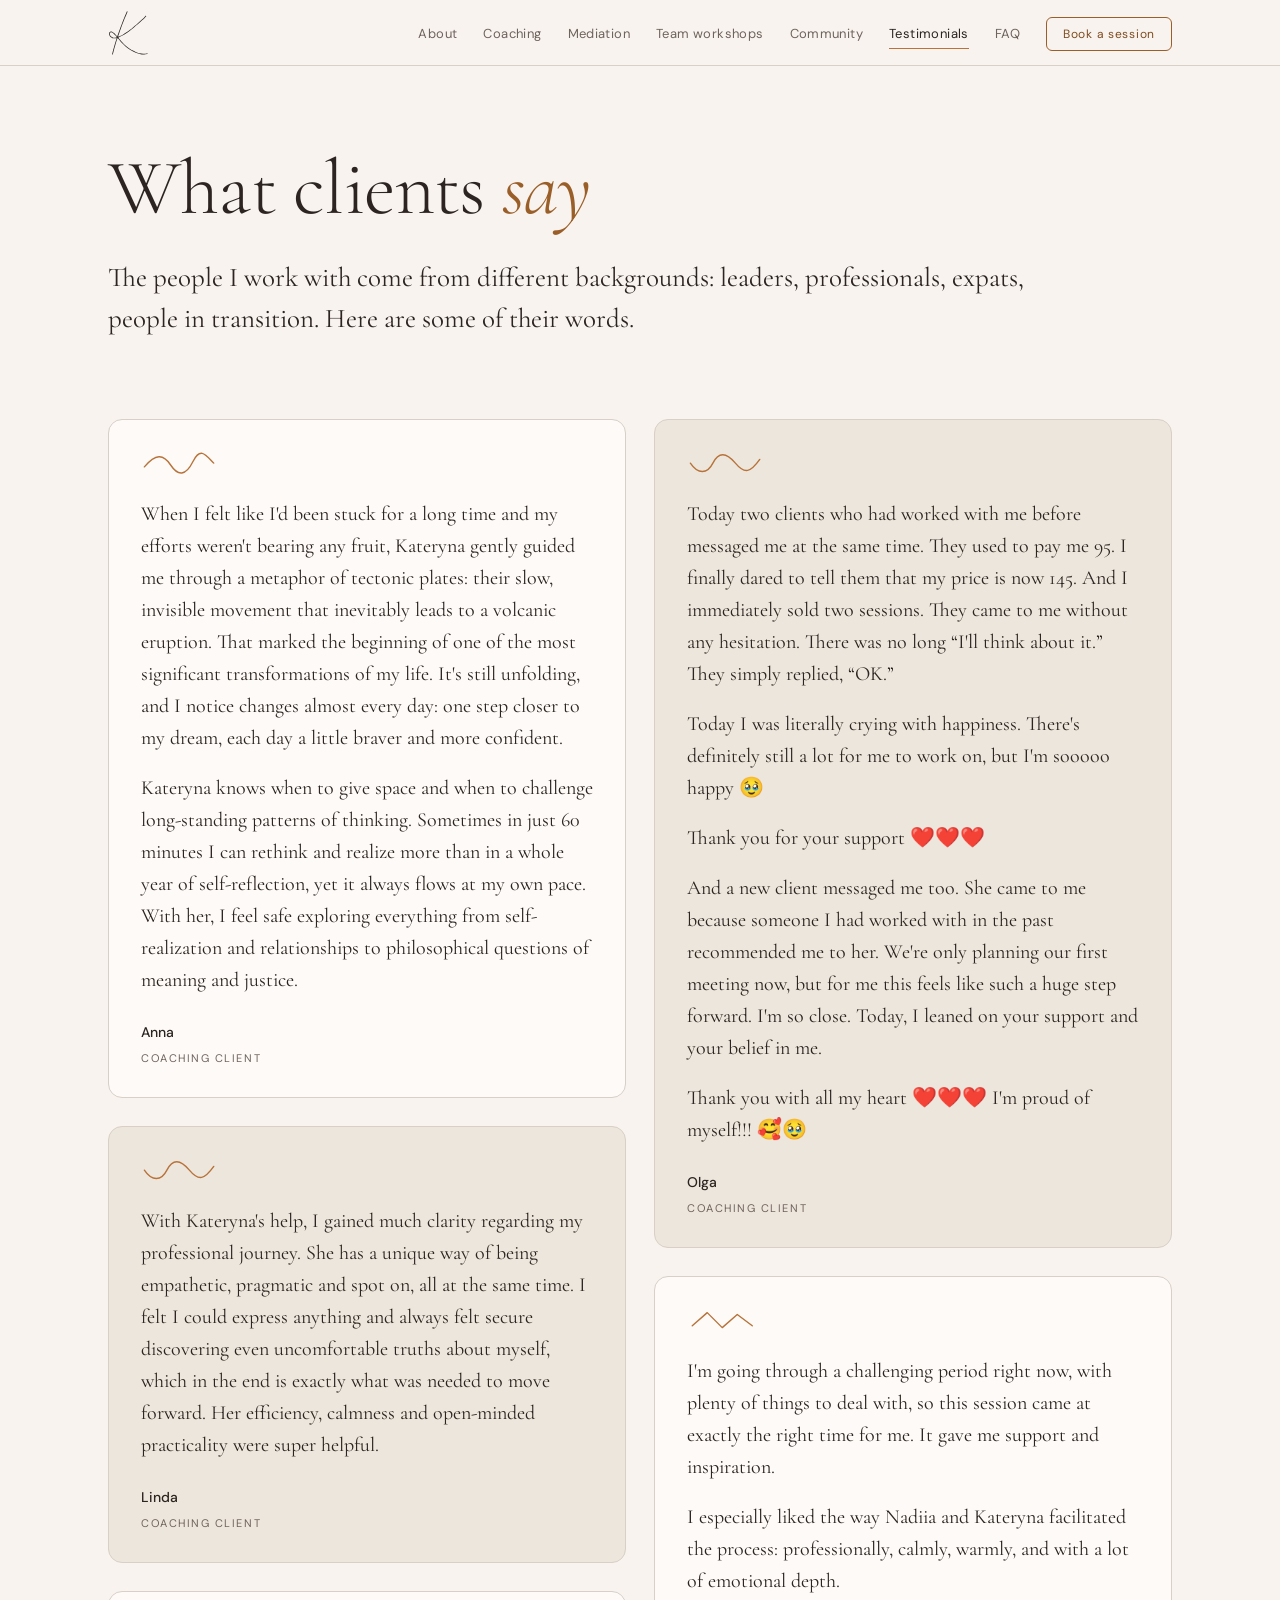
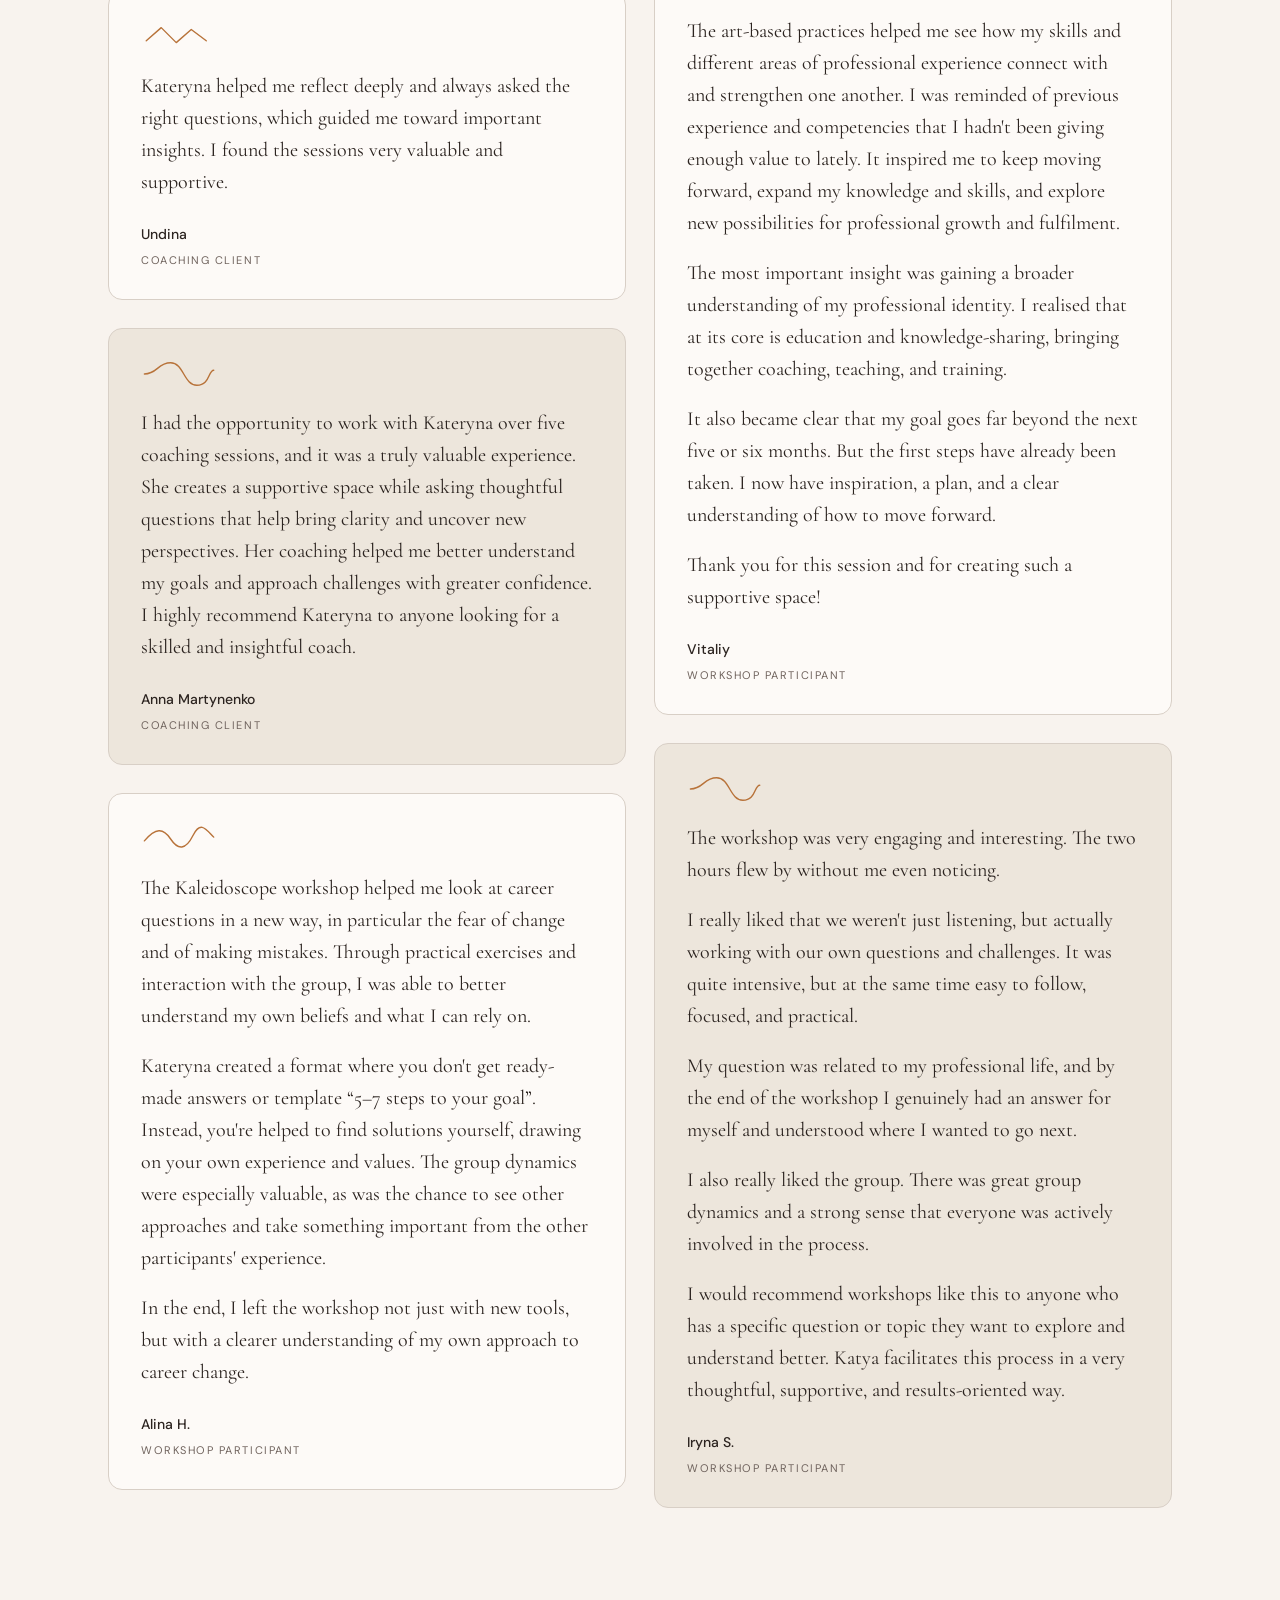
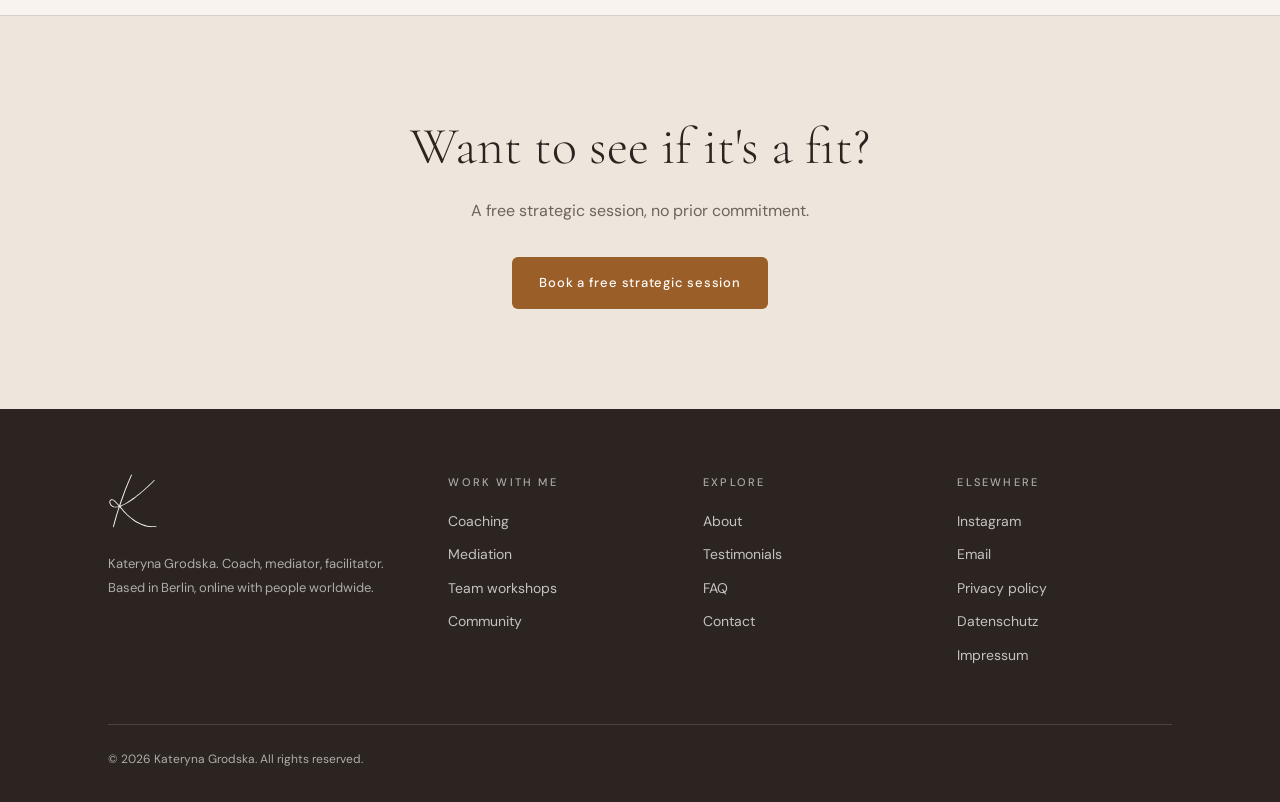
<file: testimonials.html>
<!DOCTYPE html>
<html lang="en">
<head>
<meta charset="UTF-8">
<meta name="viewport" content="width=device-width, initial-scale=1.0">
<title>Testimonials · Kateryna Grodska</title>
<meta name="description" content="What coaching clients and workshop participants say about working with Kateryna Grodska.">
<meta name="robots" content="index, follow">
<meta property="og:title" content="Testimonials · Kateryna Grodska">
<meta property="og:description" content="What coaching clients and workshop participants say about working with Kateryna Grodska.">
<meta property="og:type" content="website">
<meta property="og:url" content="https://grodska.com/testimonials.html">
<link rel="canonical" href="https://grodska.com/testimonials.html">
<meta name="theme-color" content="#F8F3EE">
<link rel="icon" href="images/favicon.svg" type="image/svg+xml">
<link rel="icon" href="images/favicon-64.png" sizes="64x64" type="image/png">
<link rel="apple-touch-icon" href="images/apple-touch-icon.png">
<link rel="stylesheet" href="fonts/fonts.css">
<link rel="stylesheet" href="styles.css?v=37">
<script>document.documentElement.classList.add('js')</script>
</head>
<body>
<a class="skip" href="#main">Skip to content</a>
<header class="site-nav">
  <div class="nav-inner">
    <a href="index.html" class="logo" aria-label="Kateryna Grodska, home"><img src="images/logo-mark.svg" alt="" width="40" height="42"></a>
    <button class="nav-toggle" aria-label="Menu" aria-expanded="false" aria-controls="nav-links"><span></span><span></span><span></span></button>
    <ul class="nav-links" id="nav-links">
      <li><a href="about.html">About</a></li><li><a href="coaching.html">Coaching</a></li><li><a href="mediation.html">Mediation</a></li><li><a href="workshops.html">Team workshops</a></li><li><a href="community.html">Community</a></li><li><a href="testimonials.html" aria-current="page">Testimonials</a></li><li><a href="faq.html">FAQ</a></li><li><a class="nav-cta" href="contact.html#book">Book a session</a></li>
    </ul>
  </div>
</header>
<main id="main">
<section class="page-hero">
  <div class="container">
    <h1 class="reveal">What clients <em>say</em></h1>
    <p class="lede reveal">The people I work with come from different backgrounds: leaders, professionals, expats, people in transition. Here are some of their words.</p>
  </div>
</section>
<section class="section" style="padding-top:24px">
  <div class="container">
    <div class="t-cols">
<figure class="t-card reveal"><svg class="doodle" viewBox="0 0 80 32" aria-hidden="true"><path d="M2 18 C14 4 22 4 30 16 S46 28 54 12 S68 6 76 14"/></svg><blockquote><p>When I felt like I'd been stuck for a long time and my efforts weren't bearing any fruit, Kateryna gently guided me through a metaphor of tectonic plates: their slow, invisible movement that inevitably leads to a volcanic eruption. That marked the beginning of one of the most significant transformations of my life. It's still unfolding, and I notice changes almost every day: one step closer to my dream, each day a little braver and more confident.</p><p>Kateryna knows when to give space and when to challenge long-standing patterns of thinking. Sometimes in just 60 minutes I can rethink and realize more than in a whole year of self-reflection, yet it always flows at my own pace. With her, I feel safe exploring everything from self-realization and relationships to philosophical questions of meaning and justice.</p></blockquote><footer><b>Anna</b><span>Coaching client</span></footer></figure>
<figure class="t-card reveal"><svg class="doodle" viewBox="0 0 80 32" aria-hidden="true"><path d="M2 14 C10 26 20 26 26 14 S40 2 50 14 S66 24 76 10"/></svg><blockquote><p>With Kateryna's help, I gained much clarity regarding my professional journey. She has a unique way of being empathetic, pragmatic and spot on, all at the same time. I felt I could express anything and always felt secure discovering even uncomfortable truths about myself, which in the end is exactly what was needed to move forward. Her efficiency, calmness and open-minded practicality were super helpful.</p></blockquote><footer><b>Linda</b><span>Coaching client</span></footer></figure>
<figure class="t-card reveal"><svg class="doodle" viewBox="0 0 80 32" aria-hidden="true"><path d="M4 20 L20 6 L36 22 L52 8 L68 20"/></svg><blockquote><p>Kateryna helped me reflect deeply and always asked the right questions, which guided me toward important insights. I found the sessions very valuable and supportive.</p></blockquote><footer><b>Undina</b><span>Coaching client</span></footer></figure>
<figure class="t-card reveal"><svg class="doodle" viewBox="0 0 80 32" aria-hidden="true"><path d="M2 16 C16 16 16 4 30 4 S44 28 58 28 S70 12 76 12"/></svg><blockquote><p>I had the opportunity to work with Kateryna over five coaching sessions, and it was a truly valuable experience. She creates a supportive space while asking thoughtful questions that help bring clarity and uncover new perspectives. Her coaching helped me better understand my goals and approach challenges with greater confidence. I highly recommend Kateryna to anyone looking for a skilled and insightful coach.</p></blockquote><footer><b>Anna Martynenko</b><span>Coaching client</span></footer></figure>
<figure class="t-card reveal"><svg class="doodle" viewBox="0 0 80 32" aria-hidden="true"><path d="M2 18 C14 4 22 4 30 16 S46 28 54 12 S68 6 76 14"/></svg><blockquote><p>The Kaleidoscope workshop helped me look at career questions in a new way, in particular the fear of change and of making mistakes. Through practical exercises and interaction with the group, I was able to better understand my own beliefs and what I can rely on.</p><p>Kateryna created a format where you don't get ready-made answers or template “5–7 steps to your goal”. Instead, you're helped to find solutions yourself, drawing on your own experience and values. The group dynamics were especially valuable, as was the chance to see other approaches and take something important from the other participants' experience.</p><p>In the end, I left the workshop not just with new tools, but with a clearer understanding of my own approach to career change.</p></blockquote><footer><b>Alina H.</b><span>Workshop participant</span></footer></figure>
<figure class="t-card reveal"><svg class="doodle" viewBox="0 0 80 32" aria-hidden="true"><path d="M2 14 C10 26 20 26 26 14 S40 2 50 14 S66 24 76 10"/></svg><blockquote><p>Today two clients who had worked with me before messaged me at the same time. They used to pay me 95. I finally dared to tell them that my price is now 145. And I immediately sold two sessions. They came to me without any hesitation. There was no long “I'll think about it.” They simply replied, “OK.”</p><p>Today I was literally crying with happiness. There's definitely still a lot for me to work on, but I'm sooooo happy 🥹</p><p>Thank you for your support ❤️❤️❤️</p><p>And a new client messaged me too. She came to me because someone I had worked with in the past recommended me to her. We're only planning our first meeting now, but for me this feels like such a huge step forward. I'm so close. Today, I leaned on your support and your belief in me.</p><p>Thank you with all my heart ❤️❤️❤️ I'm proud of myself!!! 🥰🥹</p></blockquote><footer><b>Olga</b><span>Coaching client</span></footer></figure>
<figure class="t-card reveal"><svg class="doodle" viewBox="0 0 80 32" aria-hidden="true"><path d="M4 20 L20 6 L36 22 L52 8 L68 20"/></svg><blockquote><p>I'm going through a challenging period right now, with plenty of things to deal with, so this session came at exactly the right time for me. It gave me support and inspiration.</p><p>I especially liked the way Nadiia and Kateryna facilitated the process: professionally, calmly, warmly, and with a lot of emotional depth.</p><p>The art-based practices helped me see how my skills and different areas of professional experience connect with and strengthen one another. I was reminded of previous experience and competencies that I hadn't been giving enough value to lately. It inspired me to keep moving forward, expand my knowledge and skills, and explore new possibilities for professional growth and fulfilment.</p><p>The most important insight was gaining a broader understanding of my professional identity. I realised that at its core is education and knowledge-sharing, bringing together coaching, teaching, and training.</p><p>It also became clear that my goal goes far beyond the next five or six months. But the first steps have already been taken. I now have inspiration, a plan, and a clear understanding of how to move forward.</p><p>Thank you for this session and for creating such a supportive space!</p></blockquote><footer><b>Vitaliy</b><span>Workshop participant</span></footer></figure>
<figure class="t-card reveal"><svg class="doodle" viewBox="0 0 80 32" aria-hidden="true"><path d="M2 16 C16 16 16 4 30 4 S44 28 58 28 S70 12 76 12"/></svg><blockquote><p>The workshop was very engaging and interesting. The two hours flew by without me even noticing.</p><p>I really liked that we weren't just listening, but actually working with our own questions and challenges. It was quite intensive, but at the same time easy to follow, focused, and practical.</p><p>My question was related to my professional life, and by the end of the workshop I genuinely had an answer for myself and understood where I wanted to go next.</p><p>I also really liked the group. There was great group dynamics and a strong sense that everyone was actively involved in the process.</p><p>I would recommend workshops like this to anyone who has a specific question or topic they want to explore and understand better. Katya facilitates this process in a very thoughtful, supportive, and results-oriented way.</p></blockquote><footer><b>Iryna S.</b><span>Workshop participant</span></footer></figure>
    </div>
  </div>
</section>
<section class="cta-band">
  <div class="container reveal">
    <h2>Want to see if it's a fit?</h2>
    <p>A free strategic session, no prior commitment.</p>
    <div class="btn-group"><a class="btn btn-primary" href="contact.html#book" data-book="strategic">Book a free strategic session</a></div>
    
  </div>
</section>
</main>
<footer class="site-footer">
  <div class="container">
    <div class="footer-grid">
      <div class="footer-brand">
        <a href="index.html" class="logo" aria-label="Kateryna Grodska, home"><img src="images/logo-mark-light.svg" alt="" width="40" height="42"></a>
        <p>Kateryna Grodska. Coach, mediator, facilitator. Based in Berlin, online with people worldwide.</p>
      </div>
      <div>
        <p class="fh">Work with me</p>
        <a href="coaching.html">Coaching</a>
        <a href="mediation.html">Mediation</a>
        <a href="workshops.html">Team workshops</a>
        <a href="community.html">Community</a>
      </div>
      <div>
        <p class="fh">Explore</p>
        <a href="about.html">About</a>
        <a href="testimonials.html">Testimonials</a>
        <a href="faq.html">FAQ</a>
        <a href="contact.html">Contact</a>
      </div>
      <div>
        <p class="fh">Elsewhere</p>
        <a href="https://www.instagram.com/grodska_coaching/" target="_blank" rel="noopener">Instagram</a>
        <a href="mailto:info@grodska.com">Email</a>
        <a href="privacy.html">Privacy policy</a>
        <a href="datenschutz.html">Datenschutz</a>
        <a href="impressum.html">Impressum</a>
      </div>
    </div>
    <div class="footer-bottom">
      <span>© 2026 Kateryna Grodska. All rights reserved.</span>
    </div>
  </div>
</footer>
<script src="site.js?v=10"></script>
</body>
</html>
</file>
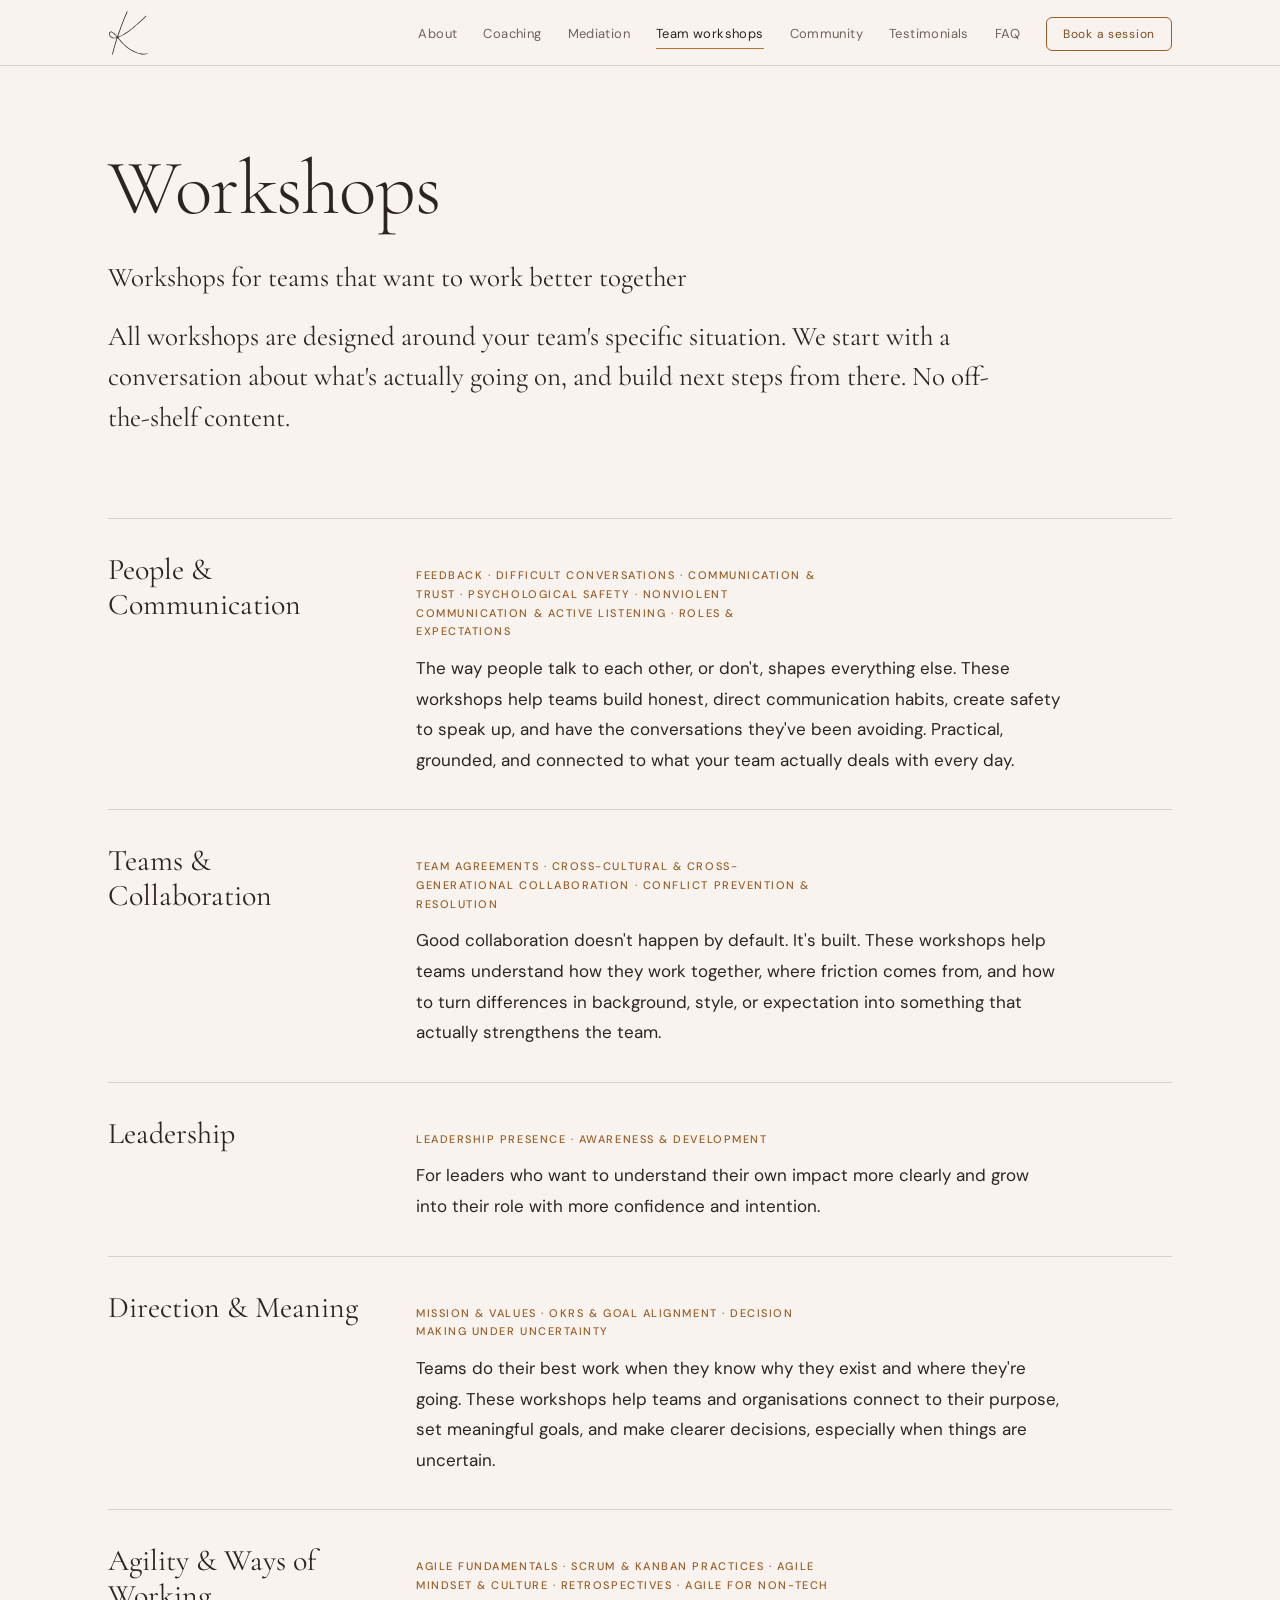
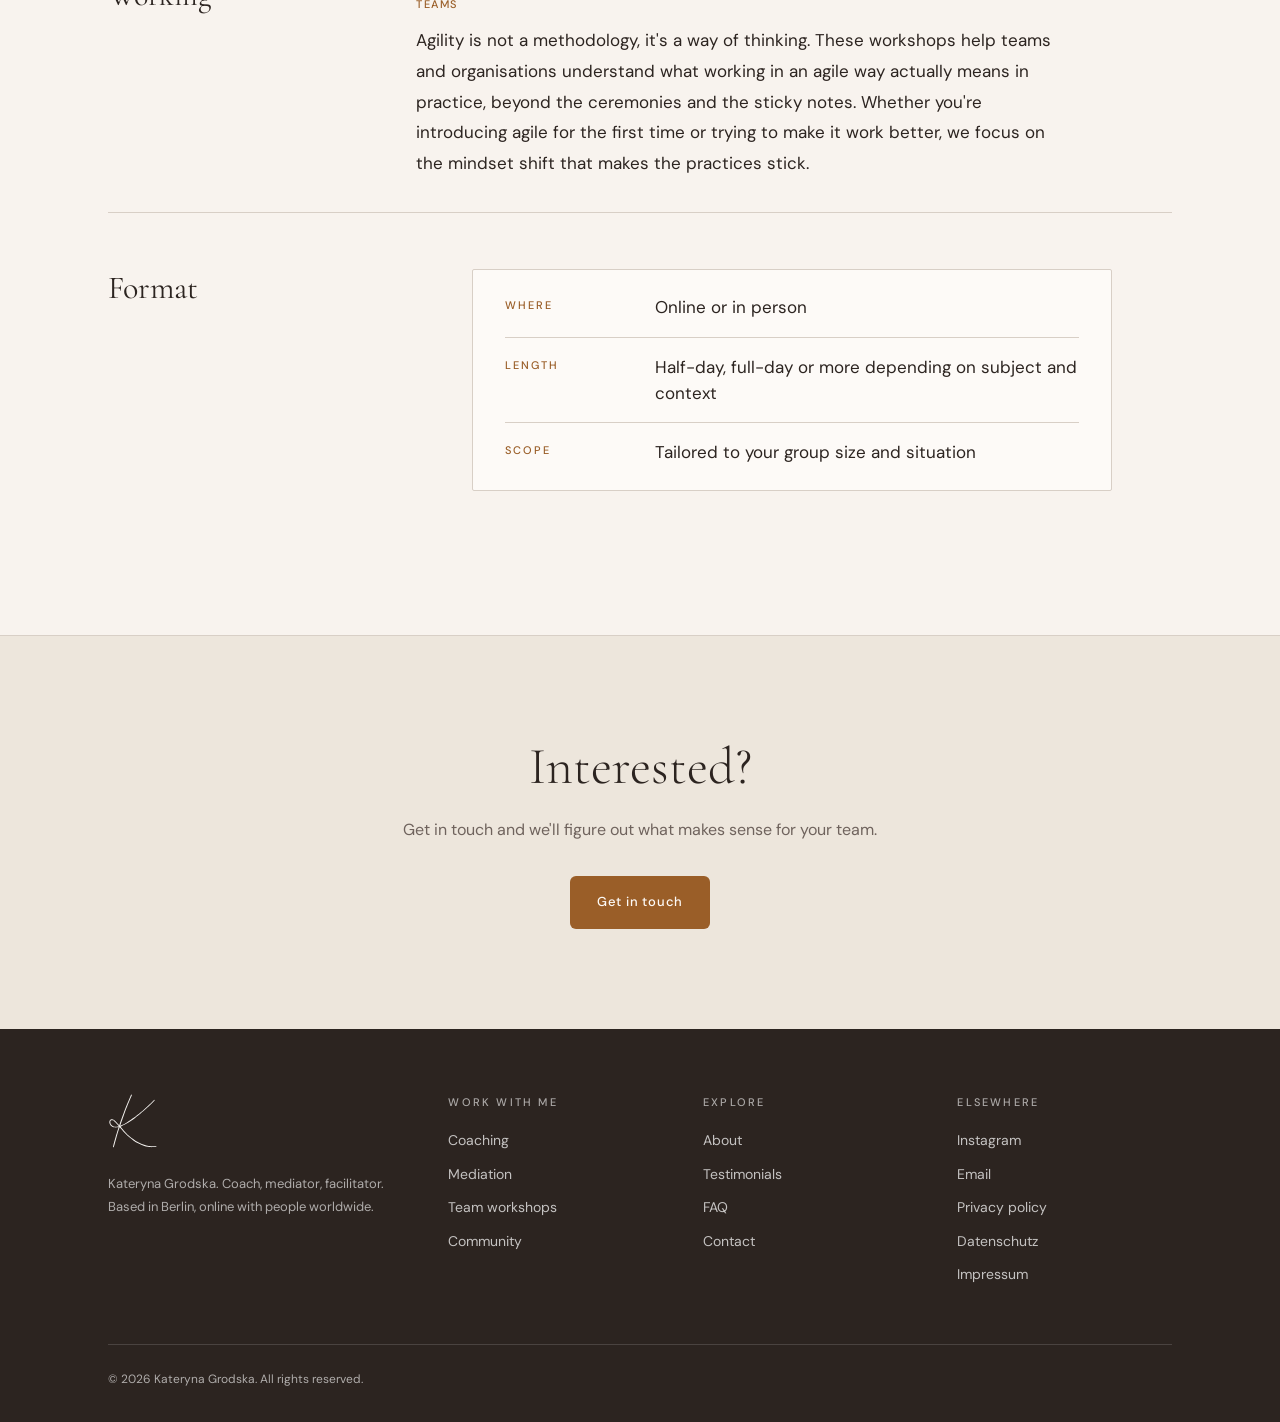
<file: workshops.html>
<!DOCTYPE html>
<html lang="en">
<head>
<meta charset="UTF-8">
<meta name="viewport" content="width=device-width, initial-scale=1.0">
<title>Team workshops · Kateryna Grodska</title>
<meta name="description" content="Workshops for teams: communication and trust, collaboration, leadership, goals and values, agile ways of working. Designed around your team's situation.">
<meta name="robots" content="index, follow">
<meta property="og:title" content="Team workshops · Kateryna Grodska">
<meta property="og:description" content="Workshops for teams: communication and trust, collaboration, leadership, goals and values, agile ways of working. Designed around your team's situation.">
<meta property="og:type" content="website">
<meta property="og:url" content="https://grodska.com/workshops.html">
<link rel="canonical" href="https://grodska.com/workshops.html">
<meta name="theme-color" content="#F8F3EE">
<link rel="icon" href="images/favicon.svg" type="image/svg+xml">
<link rel="icon" href="images/favicon-64.png" sizes="64x64" type="image/png">
<link rel="apple-touch-icon" href="images/apple-touch-icon.png">
<link rel="stylesheet" href="fonts/fonts.css">
<link rel="stylesheet" href="styles.css?v=37">
<script>document.documentElement.classList.add('js')</script>
</head>
<body>
<a class="skip" href="#main">Skip to content</a>
<header class="site-nav">
  <div class="nav-inner">
    <a href="index.html" class="logo" aria-label="Kateryna Grodska, home"><img src="images/logo-mark.svg" alt="" width="40" height="42"></a>
    <button class="nav-toggle" aria-label="Menu" aria-expanded="false" aria-controls="nav-links"><span></span><span></span><span></span></button>
    <ul class="nav-links" id="nav-links">
      <li><a href="about.html">About</a></li><li><a href="coaching.html">Coaching</a></li><li><a href="mediation.html">Mediation</a></li><li><a href="workshops.html" aria-current="page">Team workshops</a></li><li><a href="community.html">Community</a></li><li><a href="testimonials.html">Testimonials</a></li><li><a href="faq.html">FAQ</a></li><li><a class="nav-cta" href="contact.html#book">Book a session</a></li>
    </ul>
  </div>
</header>
<main id="main">
<section class="page-hero">
  <div class="container">
    <h1 class="reveal">Workshops</h1>
    <p class="lede reveal">Workshops for teams that want to work better together</p><p class="lede reveal">All workshops are designed around your team's specific situation. We start with a conversation about what's actually going on, and build next steps from there. No off-the-shelf content.</p>
  </div>
</section>
<section class="section" style="padding-top:24px">
  <div class="container">
    <div class="rows reveal">
      <div class="row"><h2>People &amp; Communication</h2><div><p class="topics">Feedback · Difficult conversations · Communication &amp; trust · Psychological safety · Nonviolent communication &amp; active listening · Roles &amp; expectations</p><p>The way people talk to each other, or don't, shapes everything else. These workshops help teams build honest, direct communication habits, create safety to speak up, and have the conversations they've been avoiding. Practical, grounded, and connected to what your team actually deals with every day.</p></div></div>
      <div class="row"><h2>Teams &amp; Collaboration</h2><div><p class="topics">Team agreements · Cross-cultural &amp; cross-generational collaboration · Conflict prevention &amp; resolution</p><p>Good collaboration doesn't happen by default. It's built. These workshops help teams understand how they work together, where friction comes from, and how to turn differences in background, style, or expectation into something that actually strengthens the team.</p></div></div>
      <div class="row"><h2>Leadership</h2><div><p class="topics">Leadership presence · Awareness &amp; development</p><p>For leaders who want to understand their own impact more clearly and grow into their role with more confidence and intention.</p></div></div>
      <div class="row"><h2>Direction &amp; Meaning</h2><div><p class="topics">Mission &amp; values · OKRs &amp; goal alignment · Decision making under uncertainty</p><p>Teams do their best work when they know why they exist and where they're going. These workshops help teams and organisations connect to their purpose, set meaningful goals, and make clearer decisions, especially when things are uncertain.</p></div></div>
      <div class="row"><h2>Agility &amp; Ways of Working</h2><div><p class="topics">Agile fundamentals · Scrum &amp; Kanban practices · Agile mindset &amp; culture · Retrospectives · Agile for non-tech teams</p><p>Agility is not a methodology, it's a way of thinking. These workshops help teams and organisations understand what working in an agile way actually means in practice, beyond the ceremonies and the sticky notes. Whether you're introducing agile for the first time or trying to make it work better, we focus on the mindset shift that makes the practices stick.</p></div></div>
    </div>
    <div class="split reveal">
  <h2>Format</h2>
  <div class="prose">
    <div class="panel"><dl>
      <dt>Where</dt><dd>Online or in person</dd>
      <dt>Length</dt><dd>Half-day, full-day or more depending on subject and context</dd>
      <dt>Scope</dt><dd>Tailored to your group size and situation</dd>
    </dl></div>
  </div>
</div>
  </div>
</section>
<section class="cta-band">
  <div class="container reveal">
    <h2>Interested?</h2>
    <p>Get in touch and we'll figure out what makes sense for your team.</p>
    <div class="btn-group"><a class="btn btn-primary" href="contact.html?interest=workshop#write">Get in touch</a></div>
    
  </div>
</section>
</main>
<footer class="site-footer">
  <div class="container">
    <div class="footer-grid">
      <div class="footer-brand">
        <a href="index.html" class="logo" aria-label="Kateryna Grodska, home"><img src="images/logo-mark-light.svg" alt="" width="40" height="42"></a>
        <p>Kateryna Grodska. Coach, mediator, facilitator. Based in Berlin, online with people worldwide.</p>
      </div>
      <div>
        <p class="fh">Work with me</p>
        <a href="coaching.html">Coaching</a>
        <a href="mediation.html">Mediation</a>
        <a href="workshops.html">Team workshops</a>
        <a href="community.html">Community</a>
      </div>
      <div>
        <p class="fh">Explore</p>
        <a href="about.html">About</a>
        <a href="testimonials.html">Testimonials</a>
        <a href="faq.html">FAQ</a>
        <a href="contact.html">Contact</a>
      </div>
      <div>
        <p class="fh">Elsewhere</p>
        <a href="https://www.instagram.com/grodska_coaching/" target="_blank" rel="noopener">Instagram</a>
        <a href="mailto:info@grodska.com">Email</a>
        <a href="privacy.html">Privacy policy</a>
        <a href="datenschutz.html">Datenschutz</a>
        <a href="impressum.html">Impressum</a>
      </div>
    </div>
    <div class="footer-bottom">
      <span>© 2026 Kateryna Grodska. All rights reserved.</span>
    </div>
  </div>
</footer>
<script src="site.js?v=10"></script>
</body>
</html>
</file>
<file: fonts/fonts.css>
/* Self-hosted fonts (no requests to Google servers — GDPR). */
@font-face { font-family: "Cormorant Garamond"; font-style: normal; font-weight: 300; font-display: swap; src: url("cormorant-garamond-latin-300-normal.woff2") format("woff2"); }
@font-face { font-family: "Cormorant Garamond"; font-style: italic; font-weight: 300; font-display: swap; src: url("cormorant-garamond-latin-300-italic.woff2") format("woff2"); }
@font-face { font-family: "Cormorant Garamond"; font-style: normal; font-weight: 400; font-display: swap; src: url("cormorant-garamond-latin-400-normal.woff2") format("woff2"); }
@font-face { font-family: "Cormorant Garamond"; font-style: italic; font-weight: 400; font-display: swap; src: url("cormorant-garamond-latin-400-italic.woff2") format("woff2"); }
@font-face { font-family: "Cormorant Garamond"; font-style: normal; font-weight: 500; font-display: swap; src: url("cormorant-garamond-latin-500-normal.woff2") format("woff2"); }
@font-face { font-family: "Cormorant Garamond"; font-style: italic; font-weight: 500; font-display: swap; src: url("cormorant-garamond-latin-500-italic.woff2") format("woff2"); }
@font-face { font-family: "DM Sans"; font-style: normal; font-weight: 300; font-display: swap; src: url("dm-sans-latin-300-normal.woff2") format("woff2"); }
@font-face { font-family: "DM Sans"; font-style: normal; font-weight: 400; font-display: swap; src: url("dm-sans-latin-400-normal.woff2") format("woff2"); }
@font-face { font-family: "DM Sans"; font-style: normal; font-weight: 500; font-display: swap; src: url("dm-sans-latin-500-normal.woff2") format("woff2"); }
</file>
<file: styles.css>
/* Kat — shared styles. Palette: Warm Earth. Fonts are self-hosted (fonts/fonts.css). */
:root {
  --cream: #F8F3EE;
  --cream-2: #EDE6DC;
  --cream-3: #E3D9CE;
  --border: #D8CFC6;
  --text: #2C2420;
  --muted: #6F635D;
  --accent: #B8733A;
  --accent-d: #9A5E28;
  --accent-dd: #7F4D20;
  --white: #FDFAF7;
  --serif: 'Cormorant Garamond', Georgia, 'Times New Roman', serif;
  --sans: 'DM Sans', system-ui, -apple-system, 'Segoe UI', sans-serif;
  --nav-h: 66px;
}

*, *::before, *::after { box-sizing: border-box; margin: 0; padding: 0; }
html { scroll-behavior: smooth; scroll-padding-top: calc(var(--nav-h) + 16px); -webkit-text-size-adjust: 100%; }
body {
  background: var(--cream);
  color: var(--text);
  font-family: var(--sans);
  font-weight: 400;
  font-size: 16px;
  line-height: 1.75;
  overflow-x: hidden;
}
img { max-width: 100%; display: block; }
a { color: inherit; }
:focus-visible { outline: 2px solid var(--accent-d); outline-offset: 3px; }

.skip { position: absolute; left: -999px; top: 8px; background: var(--text); color: var(--white); padding: 8px 14px; z-index: 200; font-size: 13px; }
.skip:focus { left: 8px; }

.serif { font-family: var(--serif); }
.container { max-width: 1120px; margin: 0 auto; padding: 0 28px; }
.narrow { max-width: 760px; }
.section { padding: 88px 0; }
.section.tint { background: var(--cream-2); }
.section.light { background: var(--white); }
.eyebrow {
  font-size: 11px; letter-spacing: 0.2em; text-transform: uppercase;
  color: var(--accent-d); margin-bottom: 20px; font-weight: 500;
}
.hl { background: linear-gradient(to bottom, transparent 58%, rgba(184,115,58,0.26) 58%); color: inherit; padding: 0 1px; }

/* reveal (only when JS is on) */
.js .reveal { opacity: 0; transform: translateY(22px); transition: opacity .8s ease, transform .8s ease; }
.js .reveal.visible { opacity: 1; transform: none; }
@media (prefers-reduced-motion: reduce) {
  html { scroll-behavior: auto; }
  .js .reveal { opacity: 1; transform: none; transition: none; }
}

/* ── NAV ── */
.site-nav {
  position: fixed; inset: 0 0 auto 0; z-index: 100; height: var(--nav-h);
  background: rgba(248,243,238,0.94);
  -webkit-backdrop-filter: blur(12px); backdrop-filter: blur(12px);
  border-bottom: 0.5px solid var(--border);
  transition: box-shadow .3s;
}
.site-nav.scrolled { box-shadow: 0 2px 20px rgba(44,36,32,0.07); }
.nav-inner { max-width: 1120px; height: 100%; margin: 0 auto; padding: 0 28px; display: flex; align-items: center; justify-content: space-between; gap: 24px; }
.logo { display: inline-flex; align-items: center; line-height: 0; font-family: var(--serif); font-size: 21px; font-weight: 400; letter-spacing: 0.16em; text-decoration: none; color: var(--text); }
.nav-links { display: flex; align-items: center; gap: 26px; list-style: none; }
.nav-links a { font-size: 13px; letter-spacing: 0.03em; color: var(--muted); text-decoration: none; transition: color .2s; padding: 6px 0; border-bottom: 1px solid transparent; }
.nav-links a:hover { color: var(--text); }
.nav-links a[aria-current="page"] { color: var(--text); border-bottom-color: var(--accent); }
.nav-links a.nav-cta { color: var(--accent-dd); border: 0.5px solid var(--accent-d); padding: 8px 16px; border-radius: 6px; font-size: 12px; letter-spacing: 0.06em; transition: background .2s, color .2s; }
.nav-links a.nav-cta:hover { background: var(--accent-d); color: var(--white); }
.nav-toggle { display: none; background: none; border: 0; cursor: pointer; padding: 10px; margin-right: -10px; }
.nav-toggle span { display: block; width: 22px; height: 1px; background: var(--text); margin: 6px 0; transition: transform .3s, opacity .2s; }
.site-nav.open .nav-toggle span:nth-child(1) { transform: translateY(7px) rotate(45deg); }
.site-nav.open .nav-toggle span:nth-child(2) { opacity: 0; }
.site-nav.open .nav-toggle span:nth-child(3) { transform: translateY(-7px) rotate(-45deg); }

/* ── BUTTONS ── */
.btn-group { display: flex; gap: 12px; flex-wrap: wrap; }
.btn { display: inline-block; padding: 14px 26px; font-size: 13px; letter-spacing: 0.06em; text-decoration: none; border-radius: 6px; border: 0.5px solid transparent; cursor: pointer; font-family: var(--sans); font-weight: 500; transition: background .2s, border-color .2s, color .2s; }
.btn-primary { background: var(--accent-d); color: var(--white); }
.btn-primary:hover { background: var(--accent-dd); }
.btn-secondary { border-color: var(--muted); color: var(--text); background: transparent; }
.btn-secondary:hover { border-color: var(--text); background: rgba(44,36,32,0.04); }
.link-arrow { color: var(--accent-dd); text-decoration: none; border-bottom: 0.5px solid rgba(154,94,40,0.5); transition: color .2s, border-color .2s; }
.link-arrow:hover { color: var(--text); border-color: var(--text); }

/* ── HERO (home) ── */
.hero { min-height: 100vh; display: flex; align-items: center; padding: calc(var(--nav-h) + 40px) 0 72px; position: relative; }
.hero-grid { display: grid; grid-template-columns: 1fr clamp(300px, 34vw, 420px); gap: clamp(40px, 6vw, 80px); align-items: center; width: 100%; }
.hero-eyebrow { font-size: 12px; letter-spacing: 0.18em; text-transform: uppercase; color: var(--muted); margin-bottom: 28px; }
.hero-title { font-family: var(--serif); font-weight: 300; font-size: clamp(54px, 8.2vw, 104px); line-height: 1.02; letter-spacing: -0.01em; margin-bottom: 28px; }
.hero-title em { font-style: italic; color: var(--accent-d); }
.hero-sub { font-family: var(--serif); font-size: clamp(22px, 2.4vw, 28px); line-height: 1.4; color: var(--text); max-width: 460px; margin-bottom: 40px; font-weight: 400; }
.photo-wrap { position: relative; }
.photo-frame { position: relative; padding-bottom: 125%; background: var(--cream-2); border: 0.5px solid var(--border); border-radius: 2px; overflow: hidden; }
.photo-frame img { position: absolute; inset: 0; width: 100%; height: 100%; object-fit: cover; object-position: 50% 22%; }
.photo-tag { position: absolute; left: -18px; bottom: -16px; background: var(--cream); border: 0.5px solid var(--border); padding: 12px 18px; font-size: 11px; letter-spacing: 0.14em; text-transform: uppercase; color: var(--muted); }

/* ── PAGE HERO (inner pages) ── */
.page-hero { padding: calc(var(--nav-h) + 80px) 0 56px; }
.page-hero h1 { font-family: var(--serif); font-weight: 300; font-size: clamp(42px, 6.4vw, 78px); line-height: 1.08; letter-spacing: -0.01em; max-width: 14em; }
.page-hero h1 em { font-style: italic; color: var(--accent-d); }
.page-hero .lede { font-family: var(--serif); font-size: clamp(21px, 2.3vw, 27px); line-height: 1.5; margin-top: 28px; max-width: 34em; font-weight: 400; }
.page-hero .lede + .lede { margin-top: 18px; }

/* ── EDITORIAL SPLIT ── */
.split { display: grid; grid-template-columns: minmax(0, 300px) minmax(0, 1fr); gap: 64px; padding: 56px 0; border-top: 0.5px solid var(--border); }
.split > h2 { font-family: var(--serif); font-weight: 400; font-size: 32px; line-height: 1.2; }
.split > h2 small { display: block; font-family: var(--sans); font-size: 11px; letter-spacing: 0.2em; text-transform: uppercase; color: var(--accent-d); margin-bottom: 14px; font-weight: 500; }
.prose p { font-size: 17px; line-height: 1.85; margin-bottom: 1.15em; max-width: 40em; }
.prose p:last-child { margin-bottom: 0; }
.prose h3 { font-family: var(--serif); font-weight: 400; font-size: 24px; margin: 1.6em 0 .5em; }
.prose p.soft { color: var(--muted); }
.prose p.pull { font-size: clamp(24px, 3vw, 32px); line-height: 1.4; margin: 1.6em 0 0; max-width: 24em; }
.pull { font-family: var(--serif); font-style: italic; font-weight: 300; font-size: clamp(24px, 3vw, 32px); line-height: 1.4; color: var(--accent-dd); padding-left: 26px; border-left: 1.5px solid var(--accent); margin: 1.6em 0; max-width: 24em; }
.aside-note { font-family: var(--serif); font-style: italic; font-size: 19px; line-height: 1.6; color: var(--muted); max-width: 34em; margin-top: 1.4em; }

/* rule lists */
.rules { list-style: none; max-width: 40em; }
.rules li { padding: 0; margin-bottom: .6em; font-size: 17px; line-height: 1.85; }
.rules li:last-child { margin-bottom: 0; }

/* facts strip */
.facts { display: grid; grid-template-columns: repeat(4, 1fr); gap: 0; border-top: 0.5px solid var(--border); border-bottom: 0.5px solid var(--border); }
.fact { padding: 26px 24px 26px 0; }
.fact + .fact { padding-left: 24px; border-left: 0.5px solid var(--border); }
.fact b { display: block; font-family: var(--serif); font-weight: 400; font-size: 22px; line-height: 1.25; margin-bottom: 6px; }
.fact span { font-size: 13px; color: var(--muted); line-height: 1.5; display: block; }

/* match statements */
.match { list-style: none; max-width: 40em; }
.match li { padding: 0; margin-bottom: .6em; font-size: 17px; line-height: 1.85; }
.match li:last-child { margin-bottom: 0; }

/* panel (format etc.) */
.panel { background: var(--white); border: 0.5px solid var(--border); border-radius: 2px; padding: 8px 32px; max-width: 40em; }
.panel dl { display: grid; grid-template-columns: 150px 1fr; }
.panel dt, .panel dd { padding: 16px 0; border-bottom: 0.5px solid var(--border); font-size: 17px; line-height: 1.55; }
.panel dt { font-size: 11px; letter-spacing: .18em; text-transform: uppercase; color: var(--accent-d); padding-top: 19px; font-weight: 500; }
.panel dt:last-of-type, .panel dd:last-of-type { border-bottom: 0; }
.panel-note { margin-top: 18px; font-size: 17px; line-height: 1.85; color: var(--muted); max-width: 40em; }

/* steps (mediation) */
.steps { list-style: none; max-width: 40em; }
.steps li { display: block; padding: 26px 0 30px; border-top: 0.5px solid var(--border); }
.steps li:first-child { padding-top: 0; border-top: 0; }
.steps li:last-child { padding-bottom: 0; }
.steps h3 { font-family: var(--serif); font-weight: 500; font-size: 24px; line-height: 1.2; margin: 0 0 8px; }
.steps p { font-size: 17px; line-height: 1.85; margin-bottom: 1.15em; }
.steps p:last-child { margin-bottom: 0; }

/* rows (home paths, workshop themes) */
.rows { border-top: 0.5px solid var(--border); }
.row { display: grid; grid-template-columns: 260px 1fr; gap: 48px; padding: 34px 0; border-bottom: 0.5px solid var(--border); align-items: baseline; transition: background .25s; }
.row h2 { font-family: var(--serif); font-weight: 400; font-size: 30px; line-height: 1.15; }
.row .topics { font-size: 11px; letter-spacing: .14em; text-transform: uppercase; color: var(--accent-d); margin-bottom: 12px; font-weight: 500; line-height: 1.7; }
.row p { font-size: 17px; line-height: 1.8; max-width: 38em; margin-bottom: .7em; }
.row p:last-child { margin-bottom: 0; }
.row .links { display: flex; gap: 28px; flex-wrap: wrap; font-size: 15px; margin-top: 8px; }
.row-lg h2 { font-size: 34px; }

/* testimonial carousel (home) */
.tc { --gap: 24px; }
.tc-head { display: flex; justify-content: space-between; align-items: flex-end; gap: 24px; margin-bottom: 36px; }
.tc-head .eyebrow { margin-bottom: 14px; }
.tc-head h2 { font-family: var(--serif); font-weight: 300; font-size: clamp(32px, 4vw, 48px); line-height: 1.15; }
.tc-nav { display: flex; gap: 10px; flex: none; }
.tc-nav[hidden] { display: none; }
.js .tc-nav { display: flex; }
.tc-btn { width: 46px; height: 46px; border-radius: 6px; border: 0.5px solid var(--muted); background: transparent; color: var(--text); cursor: pointer; display: flex; align-items: center; justify-content: center; transition: background .2s, border-color .2s, color .2s; }
.tc-btn:hover { background: var(--accent-d); border-color: var(--accent-d); color: var(--white); }
.tc-btn[disabled] { opacity: .35; pointer-events: none; }
.tc-btn svg { width: 18px; height: 18px; stroke: currentColor; fill: none; stroke-width: 1.4; stroke-linecap: round; stroke-linejoin: round; }
.tc-track { display: flex; gap: var(--gap); overflow-x: auto; scroll-snap-type: x mandatory; scrollbar-width: none; scroll-padding: 0 4px; padding: 4px 4px 8px; margin: 0 -4px; }
.tc-track::-webkit-scrollbar { display: none; }
.tc-card { flex: 0 0 calc((100% - 2 * var(--gap)) / 3); scroll-snap-align: start; background: var(--white); border: 0.5px solid var(--border); border-radius: 14px; padding: 30px 30px 28px; display: flex; flex-direction: column; min-height: 340px; }
.tc-card:nth-child(even) { background: var(--cream); }
.tc-card blockquote { font-family: var(--serif); font-size: 21px; line-height: 1.55; flex: 1; }
.tc-card figcaption { margin-top: 24px; font-size: 14px; }
.tc-card figcaption b { font-weight: 500; display: block; line-height: 1.3; }
.tc-card .role { font-size: 11px; letter-spacing: .14em; text-transform: uppercase; color: var(--muted); }
.tc-card .doodle { width: 78px; height: 30px; margin-bottom: 18px; stroke: var(--accent); fill: none; stroke-width: 1.5; stroke-linecap: round; stroke-linejoin: round; }
.tc-more { background: var(--text) !important; color: var(--white); justify-content: center; align-items: flex-start; gap: 18px; border-color: var(--text); }
.tc-more h3 { font-family: var(--serif); font-weight: 300; font-size: 30px; line-height: 1.2; }
.tc-more p { font-size: 15px; color: rgba(255,255,255,.72); line-height: 1.7; }
.tc-more a { display: inline-block; margin-top: 6px; padding: 13px 24px; background: var(--cream); color: var(--text); text-decoration: none; font-size: 13px; letter-spacing: .06em; font-weight: 500; border-radius: 6px; }
.tc-more a:hover { background: #fff; }
@media (max-width: 860px) { .tc-card { flex-basis: 84%; min-height: 0; } .tc-head { align-items: flex-start; } .tc-nav { display: none !important; } }

/* testimonials page */
.t-cols { columns: 2; column-gap: 28px; }
.t-card { break-inside: avoid; background: var(--white); border: 0.5px solid var(--border); border-radius: 14px; padding: 30px 32px 28px; margin-bottom: 28px; position: relative; }
.t-cols .t-card:nth-child(even) { background: var(--cream-2); }
.t-card .doodle { width: 78px; height: 30px; margin-bottom: 18px; stroke: var(--accent); fill: none; stroke-width: 1.5; stroke-linecap: round; stroke-linejoin: round; display: block; }
.t-card blockquote p { font-family: var(--serif); font-size: 20px; line-height: 1.6; margin-bottom: .9em; }
.t-card blockquote p:last-child { margin-bottom: 0; }
.t-card footer { margin-top: 24px; padding-top: 0; border-top: 0; background: none; padding-bottom: 0; color: var(--text); font-size: 14px; }
.t-card footer b { font-weight: 500; display: block; }
.t-card footer span { font-size: 11px; letter-spacing: .14em; text-transform: uppercase; color: var(--muted); }

/* FAQ */
.faq { min-width: 0; }
.faq-item { border-bottom: 0.5px solid var(--border); }
.faq-q { width: 100%; background: none; border: 0; text-align: left; cursor: pointer; padding: 26px 0; display: flex; justify-content: space-between; align-items: center; gap: 24px; font-family: var(--serif); font-size: 25px; font-weight: 400; line-height: 1.3; color: var(--text); transition: color .2s; }
.faq-q:hover { color: var(--accent-d); }
.faq-icon { flex: none; width: 28px; height: 28px; border: 0.5px solid var(--muted); border-radius: 50%; display: flex; align-items: center; justify-content: center; font-family: var(--sans); font-size: 17px; color: var(--muted); transition: transform .35s, border-color .2s, color .2s; line-height: 1; }
.faq-item.open .faq-icon { transform: rotate(45deg); border-color: var(--accent-d); color: var(--accent-d); }
.faq-a { display: grid; grid-template-rows: 1fr; }
.js .faq-a { grid-template-rows: 0fr; transition: grid-template-rows .4s ease; }
.js .faq-item.open .faq-a { grid-template-rows: 1fr; }
.faq-clip { overflow: hidden; min-height: 0; }
.js .faq-clip { visibility: hidden; transition: visibility 0s .4s; }
.js .faq-item.open .faq-clip { visibility: visible; transition-delay: 0s; }
.faq-body { padding: 0 0 30px; max-width: 40em; }
.faq-body p { font-size: 17px; line-height: 1.85; margin-bottom: 1em; }
.faq-body p:last-child { margin-bottom: 0; }
.faq-body .aside-note { margin-top: 1.2em; }

/* CTA band */
.cta-band { padding: 100px 0; text-align: center; background: var(--cream-2); border-top: 0.5px solid var(--border); }
.cta-band h2 { font-family: var(--serif); font-weight: 300; font-size: clamp(32px, 4.6vw, 52px); line-height: 1.2; max-width: 16em; margin: 0 auto 18px; }
.cta-band p { max-width: 36em; margin: 0 auto 32px; color: var(--muted); font-size: 16px; }
.cta-band p.small { margin: 22px auto 0; font-size: 14px; }
.cta-band .btn-group { justify-content: center; }

/* contact */
.book-grid { display: grid; grid-template-columns: 1fr 1fr; gap: 28px; }
.book-card { background: var(--white); border: 0.5px solid var(--border); border-radius: 14px; padding: 36px 34px; display: flex; flex-direction: column; align-items: flex-start; gap: 14px; }
.book-card h2 { font-family: var(--serif); font-weight: 400; font-size: 28px; line-height: 1.2; }
.book-card p { font-size: 16px; line-height: 1.75; flex: 1; }
.form { max-width: 640px; }
.hp { position: absolute; left: -9999px; width: 1px; height: 1px; overflow: hidden; }
.field { margin-bottom: 22px; }
.field label { display: block; font-size: 11px; letter-spacing: .16em; text-transform: uppercase; color: var(--accent-dd); margin-bottom: 8px; font-weight: 500; }
.field input, .field textarea, .field select { width: 100%; background: var(--white); border: 0.5px solid var(--muted); border-radius: 6px; padding: 13px 14px; font: inherit; font-size: 16px; color: var(--text); }
.field textarea { min-height: 150px; resize: vertical; line-height: 1.6; }
.field input:focus, .field textarea:focus, .field select:focus { outline: 2px solid var(--accent-d); outline-offset: 1px; }
.form-note { font-size: 13px; color: var(--muted); margin-top: 14px; }
.form-status { margin-top: 16px; font-size: 15px; }
.chips { display: flex; flex-wrap: wrap; gap: 10px; margin: 18px 0 14px; }
.chip { font: inherit; font-size: 15px; font-family: var(--serif); font-style: italic; background: transparent; border: 0.5px solid var(--muted); border-radius: 6px; padding: 9px 18px; cursor: pointer; color: var(--text); text-align: left; transition: background .2s, border-color .2s; line-height: 1.4; }
.chip:hover { background: var(--cream-2); border-color: var(--text); }

/* legal (impressum) */
.legal-wrap { max-width: 720px; margin: 0 auto; padding: calc(var(--nav-h) + 72px) 28px 96px; }
.legal-wrap h1 { font-family: var(--serif); font-weight: 400; font-size: 52px; line-height: 1.1; margin-bottom: 8px; }
.legal-wrap .subtitle { font-size: 14px; color: var(--muted); margin-bottom: 40px; }
.legal-card { background: var(--white); border: 0.5px solid var(--border); border-radius: 2px; padding: 36px 40px; }
.legal-card h2 { font-size: 11px; font-weight: 500; letter-spacing: .2em; text-transform: uppercase; color: var(--muted); margin: 28px 0 6px; }
.legal-card h2:first-child { margin-top: 0; }
.legal-card p { font-size: 15px; }
.legal-card a { color: var(--accent-dd); text-decoration: none; border-bottom: 0.5px solid rgba(184,115,58,0.4); }
.legal-card a:hover { color: var(--accent); }
.legal-divider { border: none; border-top: 0.5px solid var(--border); margin: 72px 0 56px; }
.legal-en h1 { font-size: 38px; }

/* ── FOOTER ── */
.site-footer { background: var(--text); color: rgba(255,255,255,0.62); padding: 64px 0 32px; }
.footer-grid { display: grid; grid-template-columns: 1.4fr 1fr 1fr 1fr; gap: 40px; margin-bottom: 48px; }
.footer-brand .logo { color: rgba(255,255,255,0.92); display: inline-block; margin-bottom: 14px; }
.footer-brand p { font-size: 13px; line-height: 1.8; max-width: 22em; }
.site-footer .fh { font-size: 11px; letter-spacing: .2em; text-transform: uppercase; color: rgba(255,255,255,0.6); margin-bottom: 16px; font-weight: 500; }
.site-footer a { display: block; font-size: 14px; color: rgba(255,255,255,0.72); text-decoration: none; margin-bottom: 9px; transition: color .2s; width: fit-content; }
.site-footer a:hover { color: #fff; }
.footer-bottom { border-top: 0.5px solid rgba(255,255,255,0.14); padding-top: 24px; font-size: 12px; display: flex; justify-content: space-between; gap: 16px; flex-wrap: wrap; }

/* ── RESPONSIVE ── */
@media (max-width: 1020px) {
  .nav-toggle { display: block; }
  .nav-links { display: none; position: absolute; top: var(--nav-h); left: 0; right: 0; flex-direction: column; align-items: stretch; gap: 0; background: var(--cream); border-bottom: 0.5px solid var(--border); padding: 8px 28px 24px; }
  .site-nav.open .nav-links { display: flex; }
  .nav-links li { border-bottom: 0.5px solid var(--border); }
  .nav-links a { display: block; padding: 15px 0; font-size: 16px; border-bottom: 0; }
  .nav-links a[aria-current="page"] { color: var(--accent-dd); }
  .nav-links li:last-child { border-bottom: 0; padding-top: 18px; }
  .nav-links a.nav-cta { text-align: center; padding: 14px; }
}
@media (max-width: 860px) {
  .section { padding: 64px 0; }
  .hero { min-height: 0; padding-top: calc(var(--nav-h) + 32px); }
  .hero-grid { grid-template-columns: 1fr; gap: 44px; }
  .photo-wrap { order: -1; max-width: none; }
  .photo-frame { padding-bottom: 100%; }
  .photo-tag { left: auto; right: 0; }
  .split { grid-template-columns: 1fr; gap: 20px; padding: 44px 0; }
  .facts { grid-template-columns: 1fr 1fr; }
  .fact:nth-child(3) { padding-left: 0; border-left: 0; }
  .fact:nth-child(n+3) { border-top: 0.5px solid var(--border); }
  .row { grid-template-columns: 1fr; gap: 14px; padding: 28px 0; }
  .t-cols { columns: 1; }
  .book-grid { grid-template-columns: 1fr; }
  .footer-grid { grid-template-columns: 1fr 1fr; }
  .footer-brand { grid-column: span 2; }
  .faq-q { font-size: 21px; }
  .panel { padding: 4px 22px; }
  .panel dl { grid-template-columns: 1fr; }
  .panel dt { border-bottom: 0; padding-bottom: 0; }
}
@media (max-width: 520px) {
  .container, .nav-inner { padding-left: 20px; padding-right: 20px; }
  .btn { width: 100%; text-align: center; }
  .t-card { padding: 28px 24px 26px; }
  .legal-card { padding: 28px 22px; }
  .legal-wrap h1 { font-size: 40px; }
  .legal-en h1 { font-size: 32px; }
  .book-card { padding: 28px 24px; }
}

.logo img { display: block; height: 46px; width: auto; }
.footer-brand .logo img { height: 56px; }

.book-card.wide { grid-column: 1 / -1; }

/* eyebrow contrast on tinted sections */
.tint .eyebrow, .section.tint .eyebrow { color: var(--accent-dd); }
.book-note { margin-top: 22px; }
.book-note a, .policy-note a { color: var(--accent-dd); }
/* privacy policy pages */
.legal-wrap .subtitle a { color: var(--accent-dd); }
.policy-note { font-size: 14px; color: var(--muted); margin: -24px 0 32px; }
.policy-toc { background: var(--white); border: 0.5px solid var(--border); border-radius: 2px; padding: 24px 28px; margin-bottom: 28px; }
.policy-toc-h { font-size: 11px; font-weight: 500; letter-spacing: .2em; text-transform: uppercase; color: var(--muted); margin-bottom: 10px; }
.policy-toc ol { list-style: none; columns: 2; column-gap: 32px; }
.policy-toc li { font-size: 14px; line-height: 1.5; padding: 3px 0; break-inside: avoid; }
.policy-toc a { color: var(--text); text-decoration: none; }
.policy-toc a:hover { color: var(--accent-d); }
.legal-card.policy h2 { font-family: var(--serif); font-size: 26px; font-weight: 400; letter-spacing: 0; text-transform: none; color: var(--text); margin: 44px 0 12px; line-height: 1.2; }
.legal-card.policy h2:first-child { margin-top: 0; }
.legal-card.policy p { font-size: 15px; line-height: 1.8; margin-bottom: 14px; }
.legal-card.policy ul { padding-left: 20px; margin-bottom: 14px; }
.legal-card.policy li { font-size: 15px; line-height: 1.8; margin-bottom: 6px; }
@media (max-width: 640px) { .policy-toc ol { columns: 1; } .legal-card.policy h2 { font-size: 23px; } .policy-note { margin-top: -16px; } }

/* tinted section directly followed by the CTA band: they share a background, so don't stack both paddings */
.section.tint:has(+ .cta-band) { padding-bottom: 32px; }
.section.tint + .cta-band { border-top: 0; padding-top: 48px; }
@media (max-width: 860px) { .section.tint + .cta-band { padding-top: 40px; } }

/* Harmonised CTA buttons: equal size, one filled + one outlined per group */
.book-card .btn { width: 216px; padding-left: 12px; padding-right: 12px; text-align: center; }
.cta-band .btn-group { display: inline-grid; grid-auto-flow: column; grid-auto-columns: 1fr; }
.cta-band .btn { text-align: center; }
@media (max-width: 560px) {
  .book-card .btn-group { width: 100%; flex-direction: column; }
  .book-card .btn { width: 100%; }
  .cta-band .btn-group { display: flex; flex-direction: column; width: 100%; }
}
.rows + .split { border-top: 0; }
.faq-item:first-child .faq-q { padding-top: 6px; }
</file>
